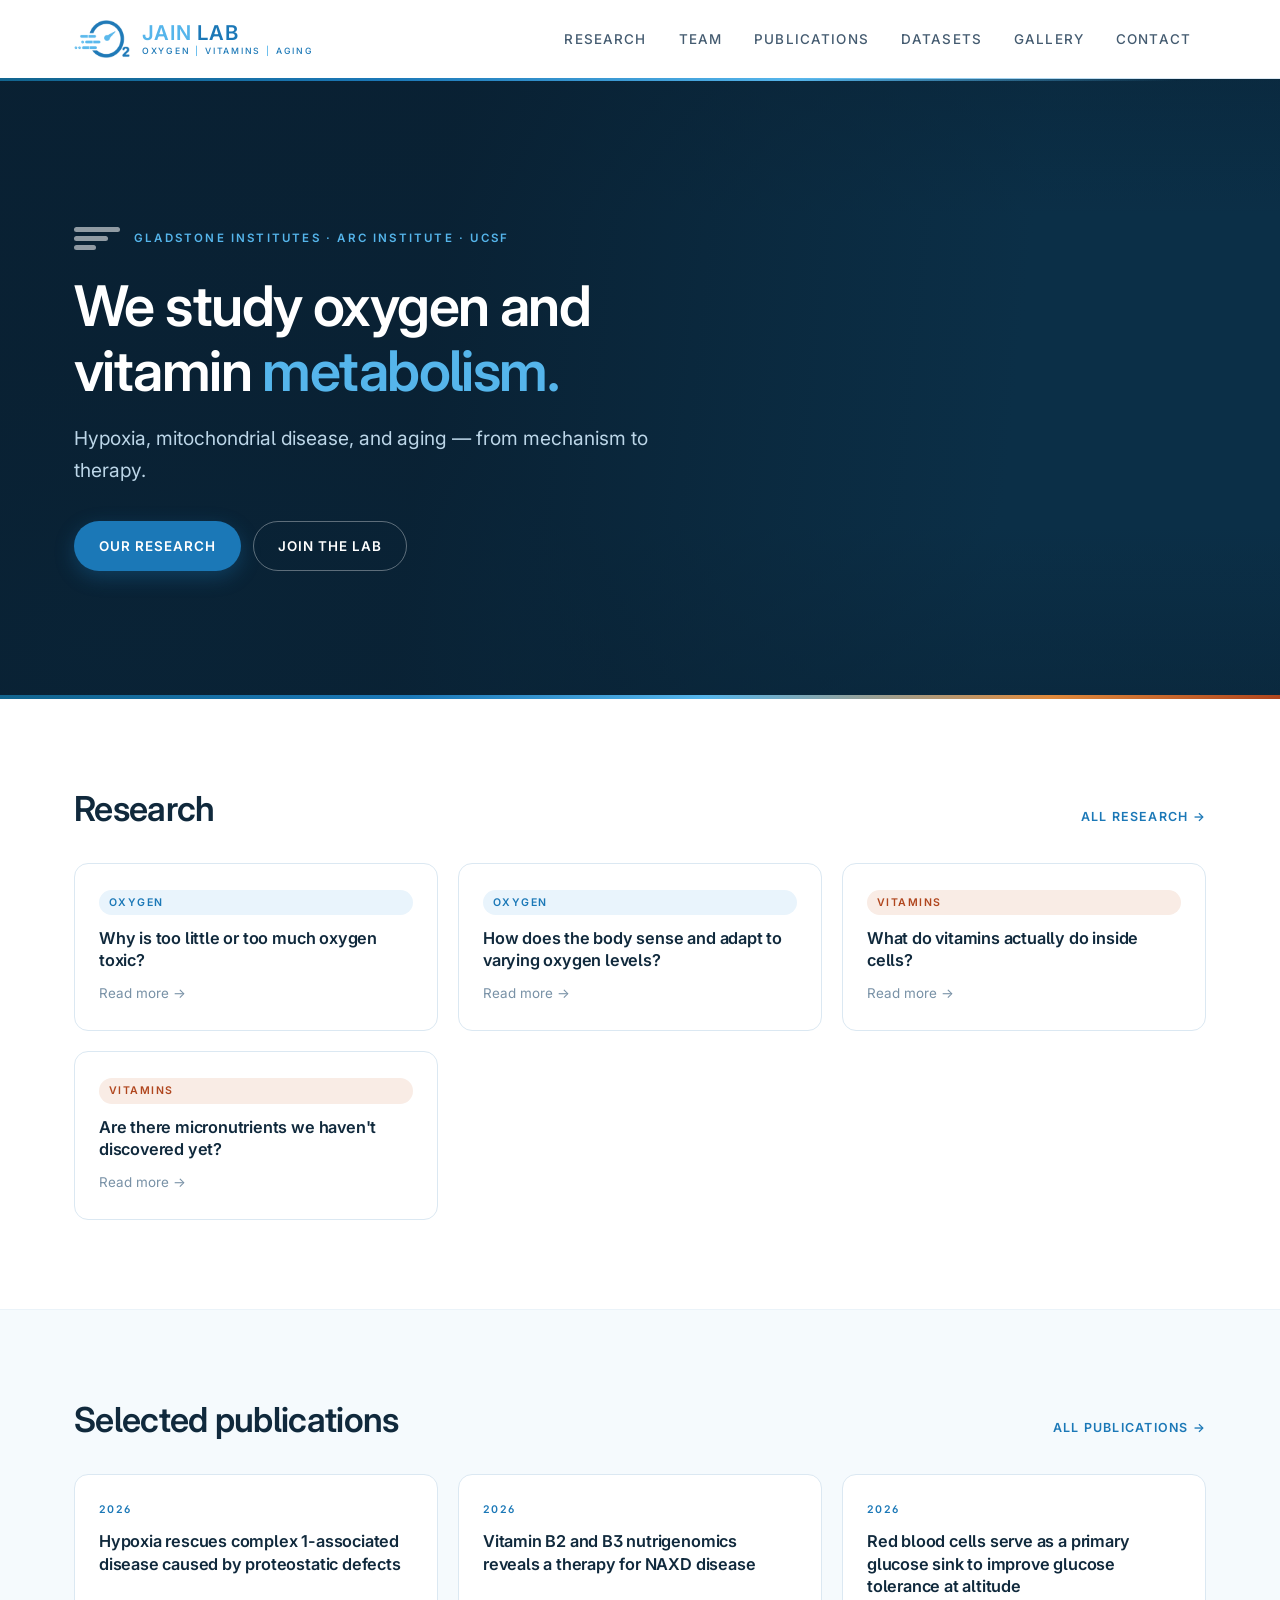
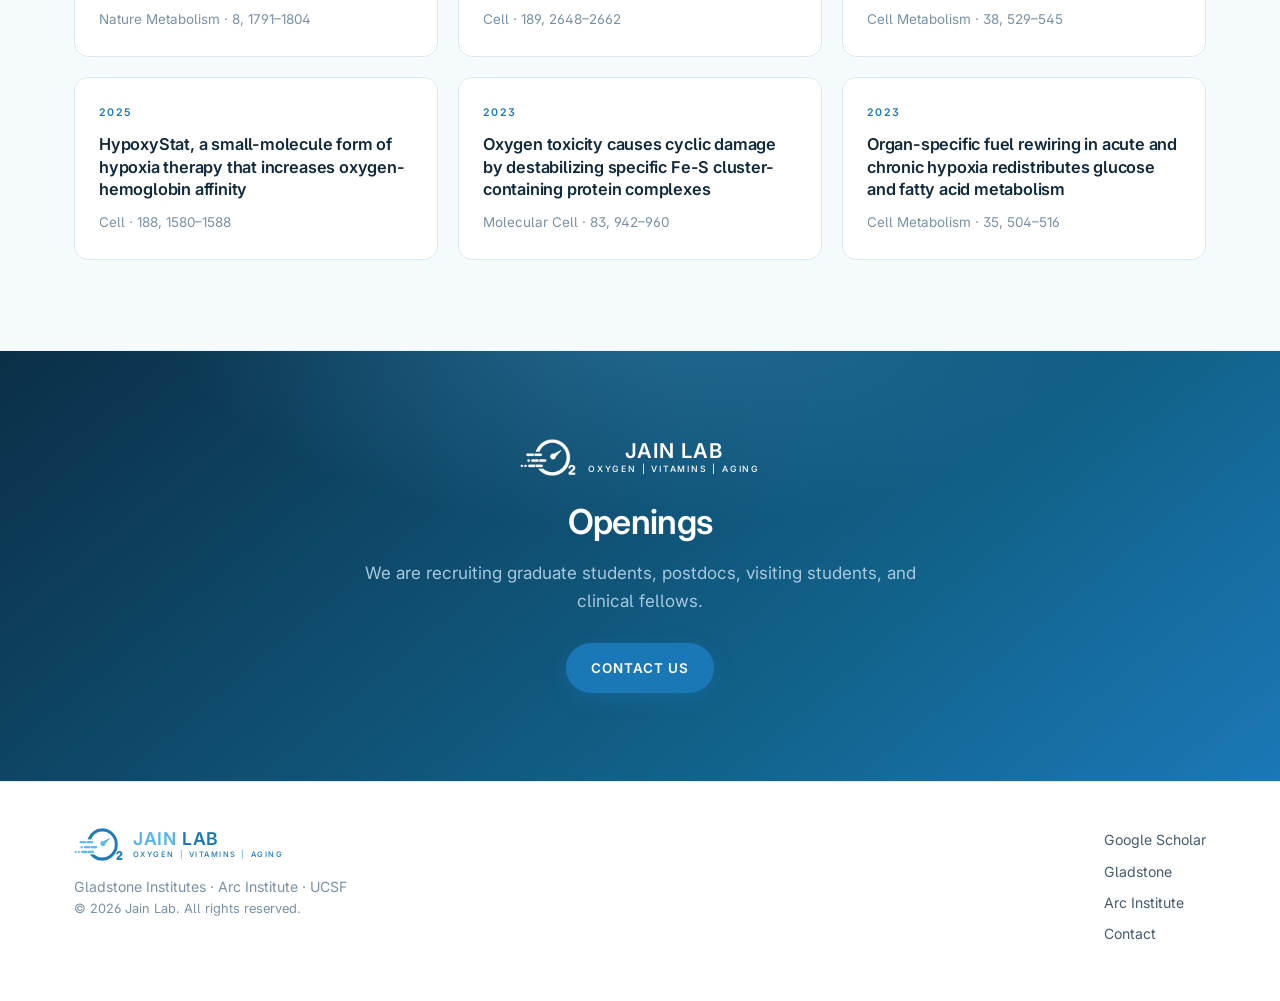
<file: index.html>
<!DOCTYPE html>
<html lang="en"><head>
<meta charset="utf-8">
<meta name="viewport" content="width=device-width, initial-scale=1">
<title>Isha Jain Lab | Oxygen and Vitamin Metabolism</title>
<meta name="description" content="The Isha Jain Lab at Gladstone Institutes, Arc Institute and UCSF studies oxygen and vitamin metabolism, hypoxia, mitochondrial disease and aging.">
<link rel="preconnect" href="https://fonts.googleapis.com">
<link rel="preconnect" href="https://fonts.gstatic.com" crossorigin="">
<link href="https://fonts.googleapis.com/css2?family=Inter:wght@400;500;600;700&amp;display=swap" rel="stylesheet">
<link rel="canonical" href="https://www.ishajainlab.com/">
<meta property="og:type" content="website">
<meta property="og:site_name" content="Isha Jain Lab">
<meta property="og:locale" content="en_US">
<meta property="og:url" content="https://www.ishajainlab.com/">
<meta property="og:title" content="Isha Jain Lab | Oxygen and Vitamin Metabolism">
<meta property="og:description" content="The Isha Jain Lab at Gladstone Institutes, Arc Institute and UCSF studies oxygen and vitamin metabolism, hypoxia, mitochondrial disease and aging.">
<meta property="og:image" content="https://www.ishajainlab.com/assets/og-image.png">
<meta property="og:image:width" content="1200">
<meta property="og:image:height" content="630">
<meta property="og:image:alt" content="Jain Lab — oxygen, vitamins, aging">
<meta name="twitter:card" content="summary_large_image">
<meta name="twitter:title" content="Isha Jain Lab | Oxygen and Vitamin Metabolism">
<meta name="twitter:description" content="The Isha Jain Lab at Gladstone Institutes, Arc Institute and UCSF studies oxygen and vitamin metabolism, hypoxia, mitochondrial disease and aging.">
<meta name="twitter:image" content="https://www.ishajainlab.com/assets/og-image.png">
<link rel="icon" type="image/png" href="assets/favicon.png">
<link rel="apple-touch-icon" href="assets/favicon.png">
<meta name="theme-color" content="#1b78b7">
<link rel="stylesheet" href="assets/style.css">
<script type="application/ld+json">
{
  "@context": "https://schema.org",
  "@type": "ResearchOrganization",
  "name": "Isha Jain Lab",
  "alternateName": [
    "Jain Lab",
    "OxyJain Lab"
  ],
  "url": "https://www.ishajainlab.com/",
  "logo": "https://www.ishajainlab.com/assets/logo-mark.png",
  "image": "https://www.ishajainlab.com/assets/og-image.png",
  "description": "The Isha Jain Lab studies oxygen and vitamin metabolism, hypoxia, mitochondrial disease and aging at Gladstone Institutes, Arc Institute and UCSF.",
  "email": "Isha.Jain@gladstone.ucsf.edu",
  "address": {
    "@type": "PostalAddress",
    "streetAddress": "1650 Owens St.",
    "addressLocality": "San Francisco",
    "addressRegion": "CA",
    "postalCode": "94158",
    "addressCountry": "US"
  },
  "parentOrganization": [
    {
      "@type": "Organization",
      "name": "Arc Institute",
      "url": "https://arcinstitute.org"
    },
    {
      "@type": "Organization",
      "name": "Gladstone Institutes",
      "url": "https://gladstone.org"
    },
    {
      "@type": "Organization",
      "name": "University of California, San Francisco",
      "url": "https://www.ucsf.edu"
    }
  ],
  "founder": {
    "@type": "Person",
    "name": "Isha H. Jain",
    "jobTitle": "Associate Professor"
  },
  "knowsAbout": [
    "oxygen metabolism",
    "hypoxia",
    "hyperoxia",
    "vitamin metabolism",
    "mitochondrial disease",
    "metabolism",
    "aging",
    "high-altitude physiology"
  ],
  "sameAs": [
    "https://arcinstitute.org",
    "https://gladstone.org",
    "https://scholar.google.com/citations?user=Yy1cKfMAAAAJ"
  ]
}
</script>
<script type="application/ld+json">
{
  "@context": "https://schema.org",
  "@type": "WebSite",
  "name": "Isha Jain Lab",
  "url": "https://www.ishajainlab.com/",
  "publisher": {
    "@type": "Organization",
    "name": "Isha Jain Lab"
  }
}
</script>
</head>
<body data-page="index"><!-- Content below was pre-rendered from data/*.js on 2026-09-12. Edit the data files, then re-run tools/prerender.js. --><a class="skip" href="#main">Skip to content</a>
      <header class="site-header">
        <div class="wrap bar">
          <a class="lockup" href="index.html"><img class="lk-mark" src="assets/logo-mark.png" alt="" aria-hidden="true">
            <span><span class="lk-name"><i>JAIN</i> LAB</span><span class="lk-tag">OXYGEN <span>|</span> VITAMINS <span>|</span> AGING</span></span></a>
          <button class="nav-toggle" aria-expanded="false" aria-controls="site-nav" aria-label="Menu">☰</button>
          <nav class="site-nav" id="site-nav"><a href="research.html">Research</a><a href="team.html">Team</a><a href="publications.html">Publications</a><a href="datasets.html">Datasets</a><a href="gallery.html">Gallery</a><a href="contact.html">Contact</a></nav>
        </div>
      </header>
      
      
      
      
      
      
      
      
      
      

<section class="hero" id="hero">
      
      <div class="hero-bg" role="img" aria-label="Painting of a mountain landscape shifting from deep blue to bright orange" style="background-image:url('https://static.wixstatic.com/media/8e7e6b_17bb63c17331403280c67872a74778c0~mv2.png/v1/fill/w_960,h_1260,al_c,q_90,usm_0.66_1.00_0.01,enc_avif,quality_auto/8e7e6b_17bb63c17331403280c67872a74778c0~mv2.png')"></div>
      <div class="hero-scrim" aria-hidden="true"></div>
      <div class="wrap">
        <div class="hero-copy">
          <div class="eyebrow"><span class="speedlines speedlines--reverse" aria-hidden="true"><i></i><i></i><i></i></span>Gladstone Institutes · Arc Institute · UCSF</div>
          <h1>We study oxygen and vitamin <em>metabolism.</em></h1>
          <p class="lede">Hypoxia, mitochondrial disease, and aging — from mechanism to therapy.</p>
          <div class="btn-row">
            <a class="btn btn-primary" href="research.html">Our research</a><a class="btn btn-ghost" href="contact.html">Join the lab</a>
          </div>
        </div>
      </div>
      <span class="edge" aria-hidden="true"></span></section>

<main id="main">

  <section class="block">
    <div class="wrap">
      <div class="section-head">
        <h2>Research</h2>
        <a href="research.html">All research</a>
      </div>
      <div class="feature-grid" id="research-teaser">
        <a class="feature" href="research.html" data-theme="Oxygen">
          <div class="yr">OXYGEN</div>
          <div class="t">Why is too little or too much oxygen toxic?</div>
          <div class="j">Read more →</div>
        </a>
        <a class="feature" href="research.html" data-theme="Oxygen">
          <div class="yr">OXYGEN</div>
          <div class="t">How does the body sense and adapt to varying oxygen levels?</div>
          <div class="j">Read more →</div>
        </a>
        <a class="feature" href="research.html" data-theme="Vitamins">
          <div class="yr">VITAMINS</div>
          <div class="t">What do vitamins actually do inside cells?</div>
          <div class="j">Read more →</div>
        </a>
        <a class="feature" href="research.html" data-theme="Vitamins">
          <div class="yr">VITAMINS</div>
          <div class="t">Are there micronutrients we haven't discovered yet?</div>
          <div class="j">Read more →</div>
        </a></div>
    </div>
  </section>

  <section class="block soft">
    <div class="wrap">
      <div class="section-head">
        <h2>Selected publications</h2>
        <a href="publications.html">All publications</a>
      </div>
      <div class="feature-grid" id="featured-pubs">
        <a class="feature" href="https://www.nature.com/articles/s42255-026-01566-0" target="_blank" rel="noopener">
          <div class="yr">2026</div>
          <div class="t">Hypoxia rescues complex 1-associated disease caused by proteostatic defects</div>
          <div class="j">Nature Metabolism · 8, 1791–1804</div>
        </a>
        <a class="feature" href="https://www.sciencedirect.com/science/article/pii/S0092867426001091" target="_blank" rel="noopener">
          <div class="yr">2026</div>
          <div class="t">Vitamin B2 and B3 nutrigenomics reveals a therapy for NAXD disease</div>
          <div class="j">Cell · 189, 2648–2662</div>
        </a>
        <a class="feature" href="https://www.cell.com/cell-metabolism/fulltext/S1550-4131(26)00018-5" target="_blank" rel="noopener">
          <div class="yr">2026</div>
          <div class="t">Red blood cells serve as a primary glucose sink to improve glucose tolerance at altitude</div>
          <div class="j">Cell Metabolism · 38, 529–545</div>
        </a>
        <a class="feature" href="https://www.cell.com/cell/fulltext/S0092-8674(25)00098-4" target="_blank" rel="noopener">
          <div class="yr">2025</div>
          <div class="t">HypoxyStat, a small-molecule form of hypoxia therapy that increases oxygen-hemoglobin affinity</div>
          <div class="j">Cell · 188, 1580–1588</div>
        </a>
        <a class="feature" href="https://www.cell.com/molecular-cell/fulltext/S1097-2765(23)00116-8" target="_blank" rel="noopener">
          <div class="yr">2023</div>
          <div class="t">Oxygen toxicity causes cyclic damage by destabilizing specific Fe-S cluster-containing protein complexes</div>
          <div class="j">Molecular Cell · 83, 942–960</div>
        </a>
        <a class="feature" href="https://www.cell.com/cell-metabolism/fulltext/S1550-4131(23)00043-8" target="_blank" rel="noopener">
          <div class="yr">2023</div>
          <div class="t">Organ-specific fuel rewiring in acute and chronic hypoxia redistributes glucose and fatty acid metabolism</div>
          <div class="j">Cell Metabolism · 35, 504–516</div>
        </a></div>
    </div>
  </section>

  <section class="cta">
    <div class="wrap">
      <span class="lockup lockup--reverse"><img class="lk-mark" src="assets/logo-mark-white.png" alt="" aria-hidden="true">
            <span><span class="lk-name"><i>JAIN</i> LAB</span><span class="lk-tag">OXYGEN <span>|</span> VITAMINS <span>|</span> AGING</span></span></span>
      <h2>Openings</h2>
      <p>We are recruiting graduate students, postdocs, visiting students, and clinical fellows.</p>
      <a class="btn btn-primary" href="contact.html">Contact us</a>
    </div>
  </section>

</main>

<script src="data/site.js"></script>
<script src="data/team.js"></script>
<script src="data/publications.js"></script>
<script src="data/research.js"></script>
<script src="assets/app.js"></script>



      

      

      

      

      

      <footer class="site-footer">
        <div class="wrap row">
          <div>
            <span class="lockup"><img class="lk-mark" src="assets/logo-mark.png" alt="" aria-hidden="true">
            <span><span class="lk-name"><i>JAIN</i> LAB</span><span class="lk-tag">OXYGEN <span>|</span> VITAMINS <span>|</span> AGING</span></span></span>
            <div>Gladstone Institutes · Arc Institute · UCSF</div>
            <div class="legal">© 2026 Jain Lab. All rights reserved.</div>
          </div>
          <nav><a href="https://scholar.google.com/citations?user=Yy1cKfMAAAAJ" target="_blank" rel="noopener">Google Scholar</a><a href="https://gladstone.org" target="_blank" rel="noopener">Gladstone</a><a href="https://arcinstitute.org" target="_blank" rel="noopener">Arc Institute</a><a href="contact.html">Contact</a></nav>
        </div>
      </footer></body></html>
</file>
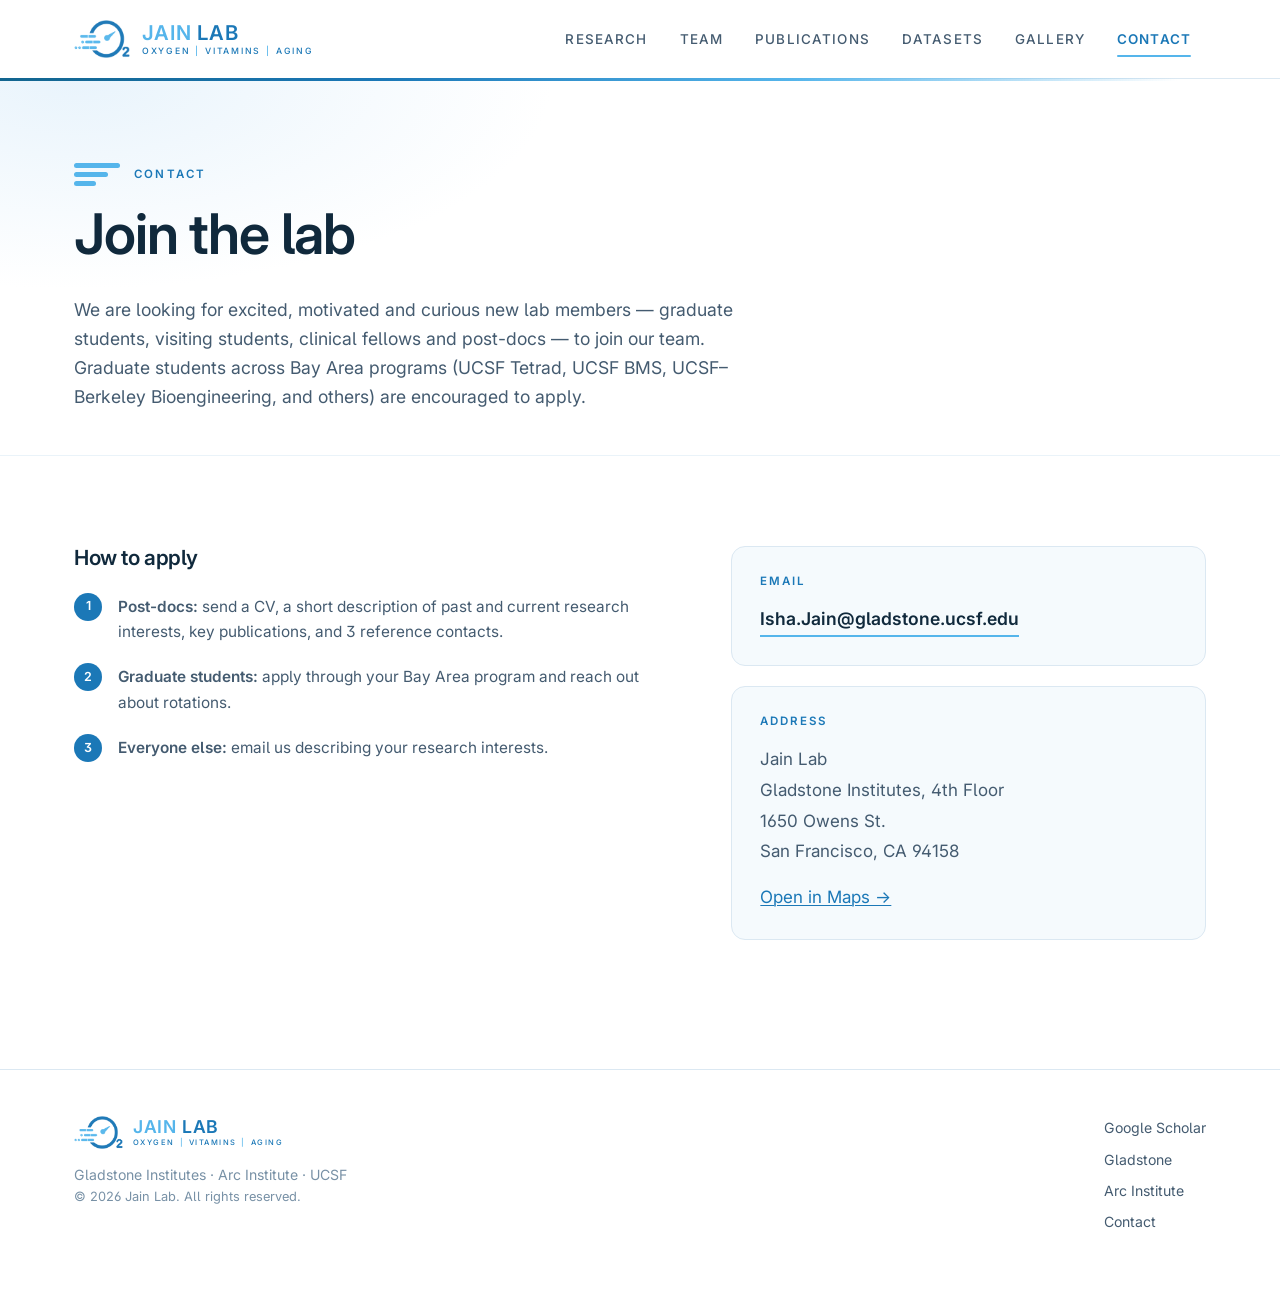
<file: contact/index.html>
<!DOCTYPE html>
<html lang="en">
<head>
<meta charset="utf-8">
<title>Redirecting to Contact</title>
<link rel="canonical" href="https://www.ishajainlab.com/contact.html">
<meta name="robots" content="noindex">
<meta http-equiv="refresh" content="0; url=/contact.html">
<script>location.replace("/contact.html" + location.search + location.hash);</script>
</head>
<body><p>This page moved. <a href="/contact.html">Continue to Contact</a>.</p></body>
</html>
</file>
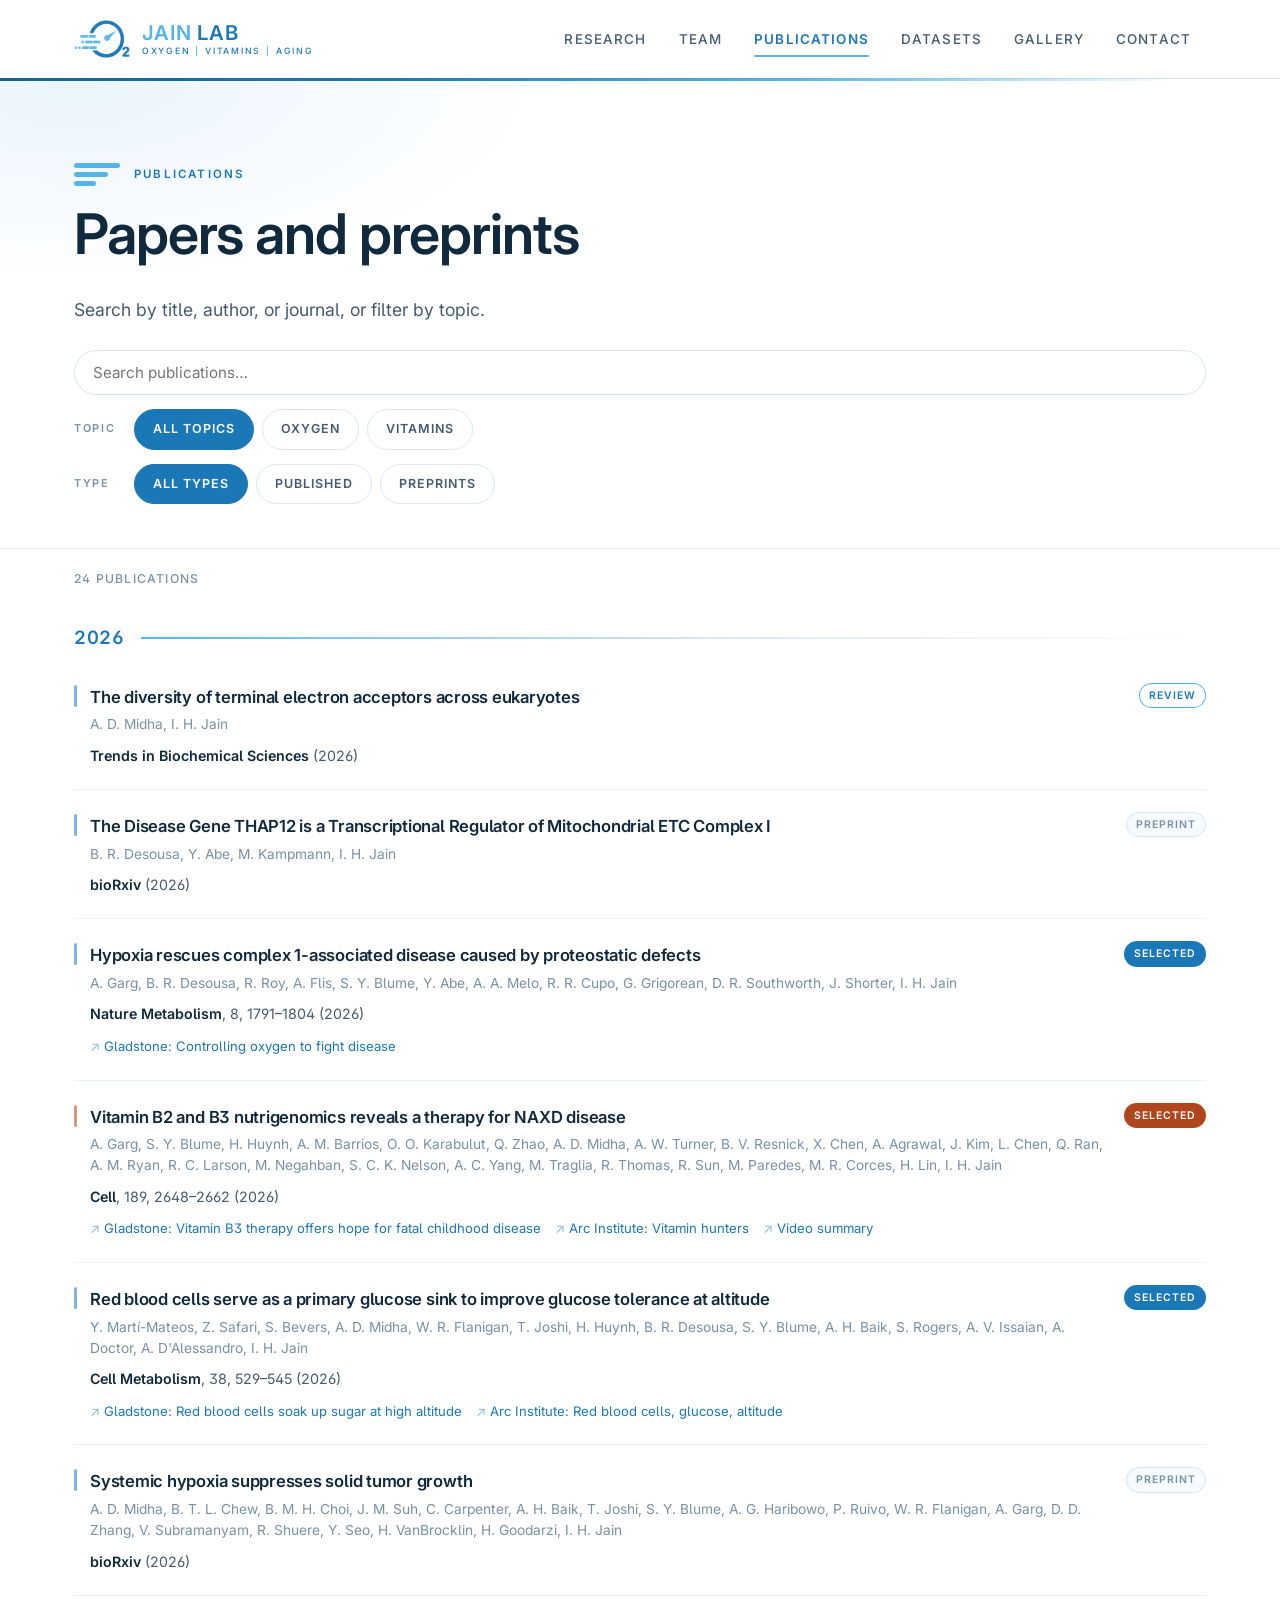
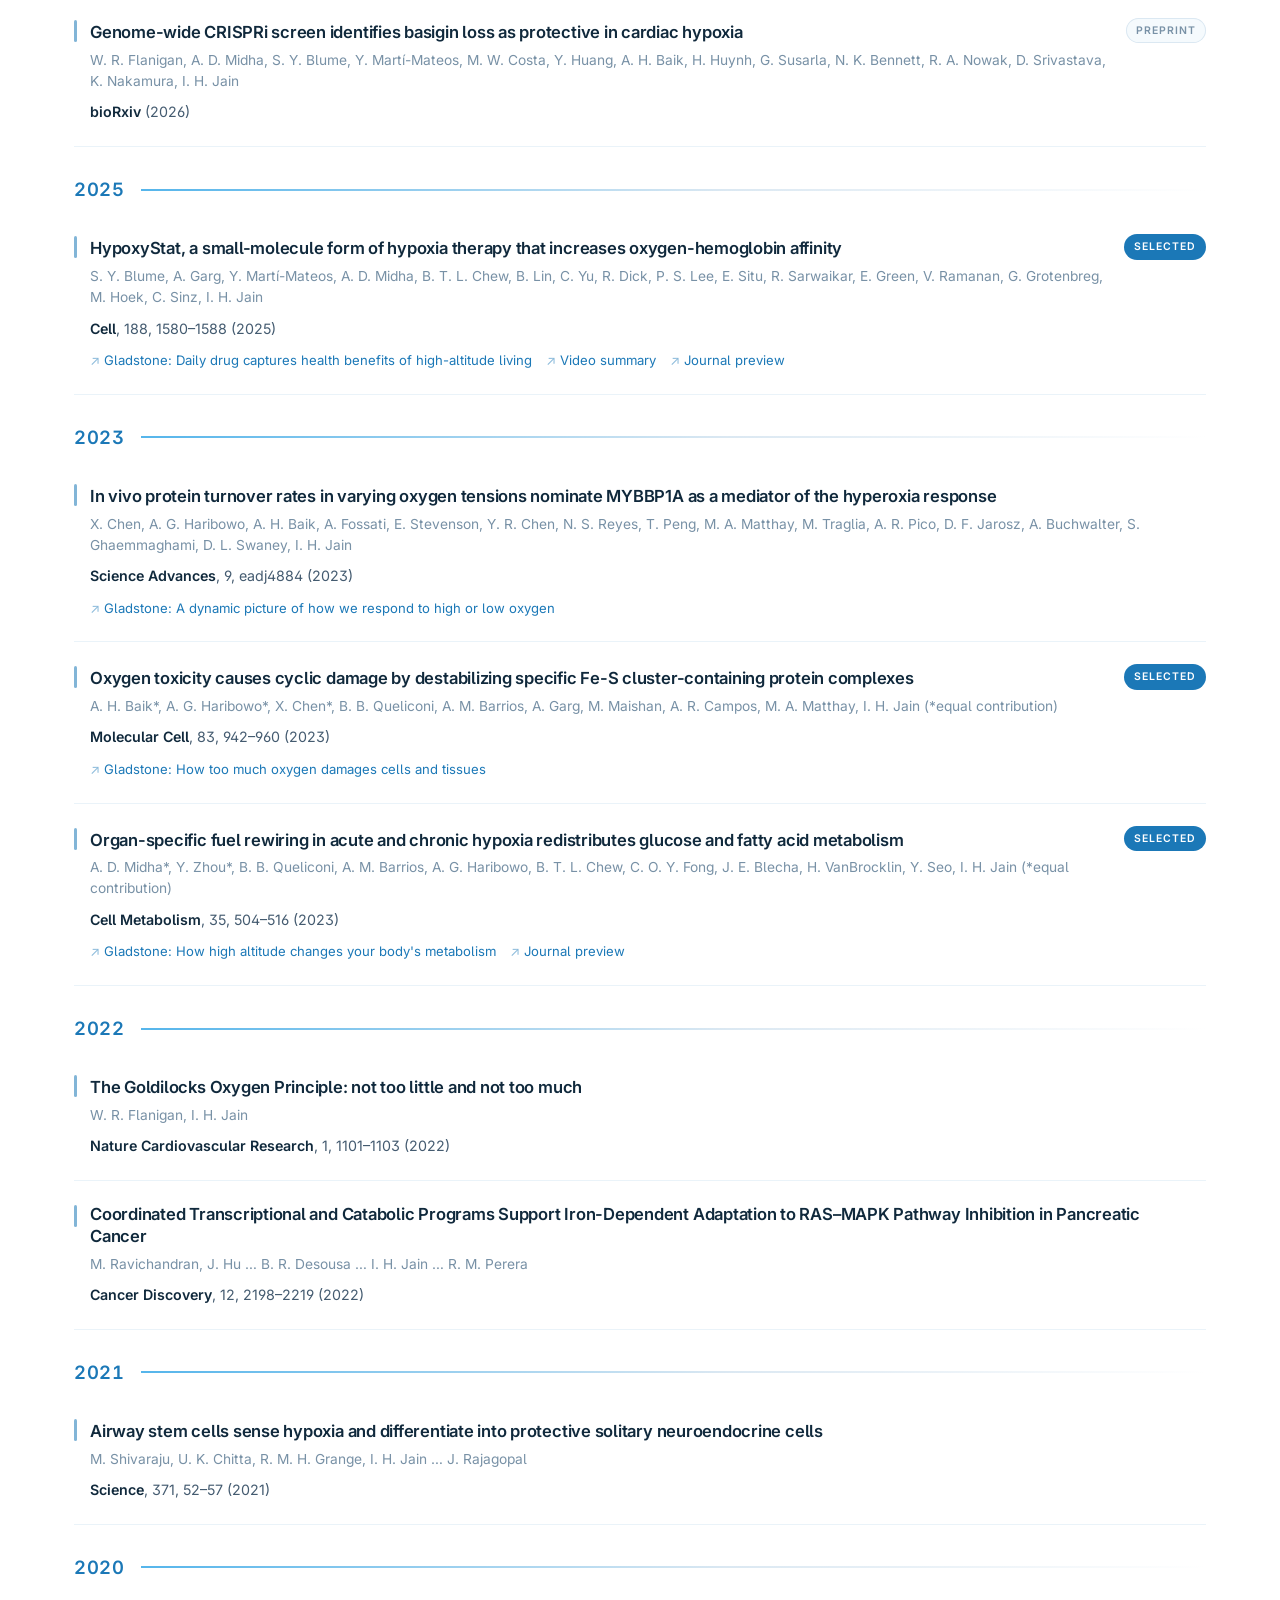
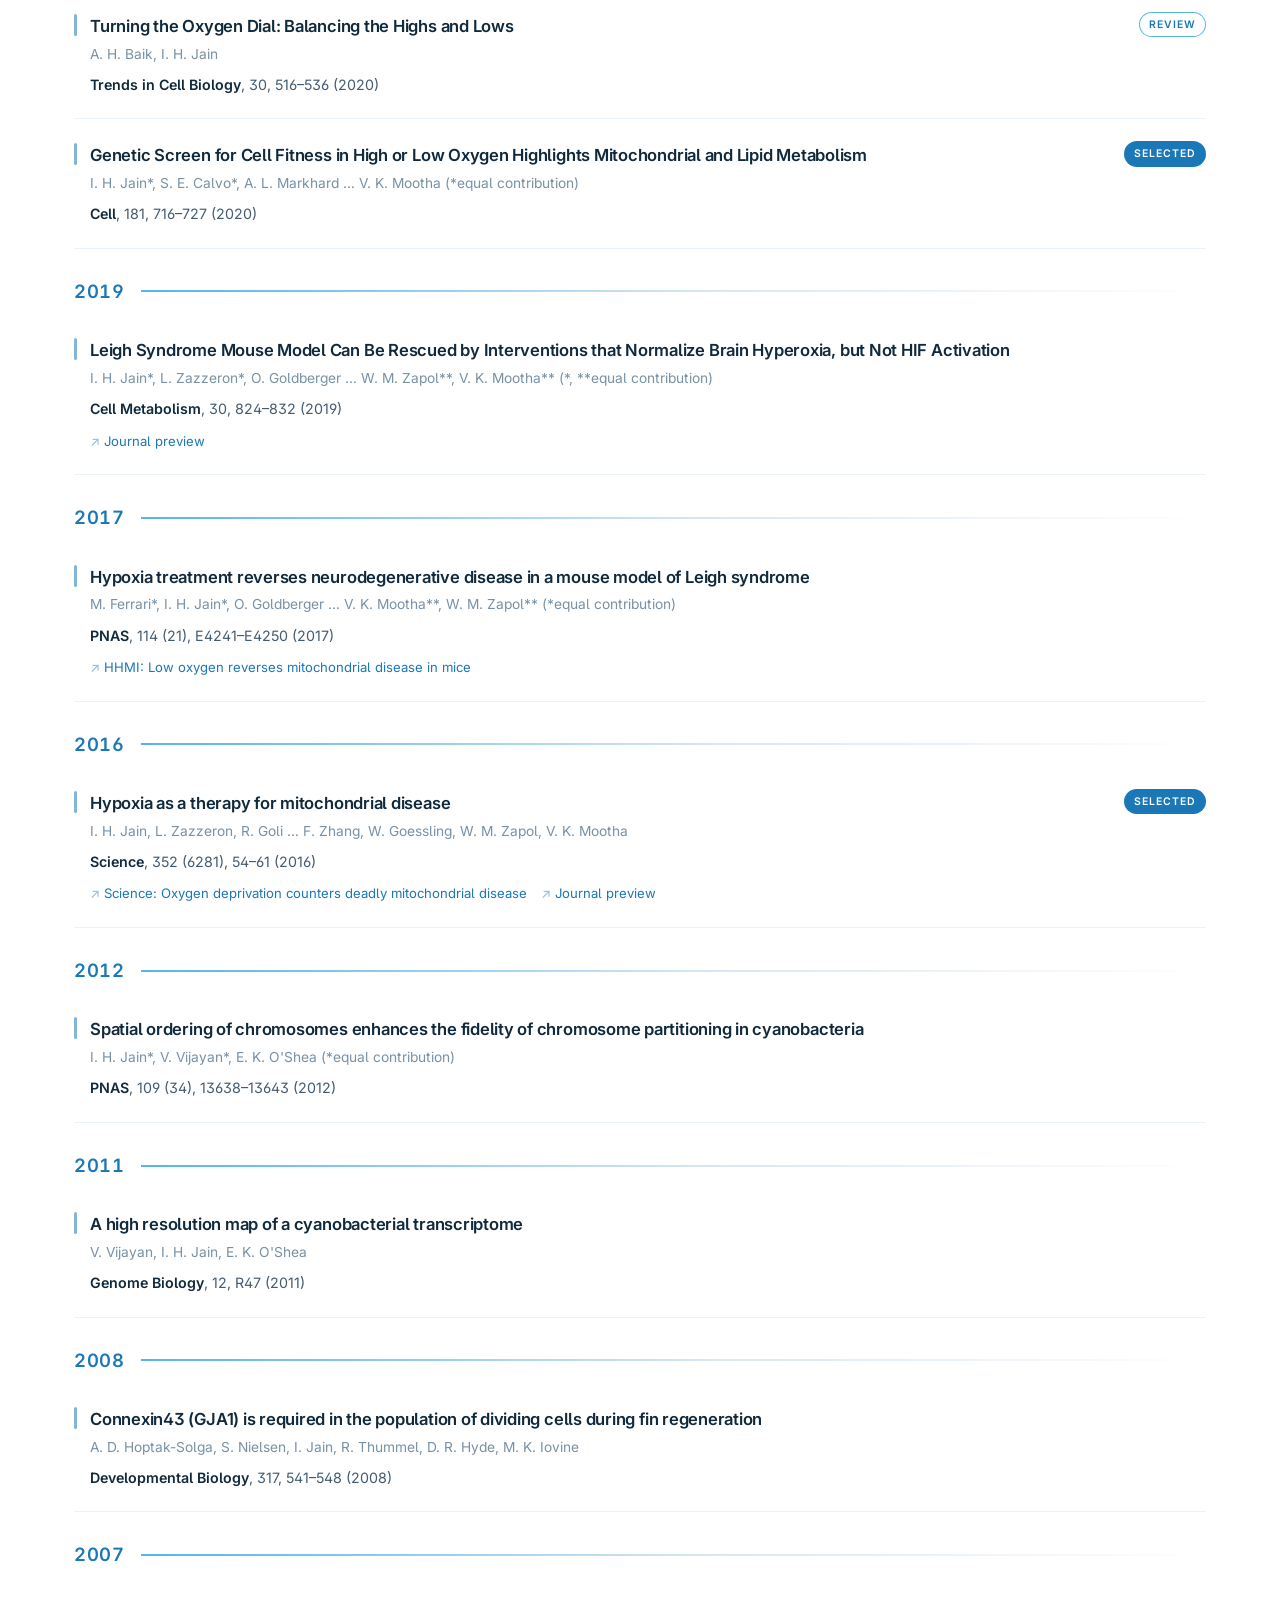
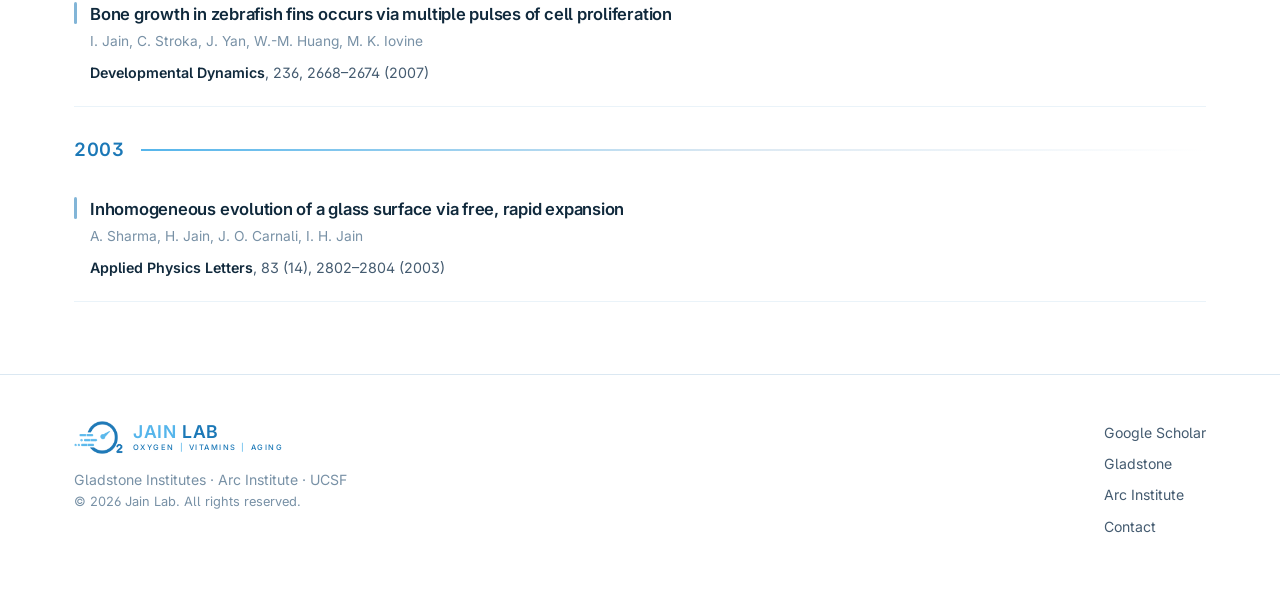
<file: copy-of-about/index.html>
<!DOCTYPE html>
<html lang="en">
<head>
<meta charset="utf-8">
<title>Redirecting to Publications</title>
<link rel="canonical" href="https://www.ishajainlab.com/publications.html">
<meta name="robots" content="noindex">
<meta http-equiv="refresh" content="0; url=/publications.html">
<script>location.replace("/publications.html" + location.search + location.hash);</script>
</head>
<body><p>This page moved. <a href="/publications.html">Continue to Publications</a>.</p></body>
</html>
</file>
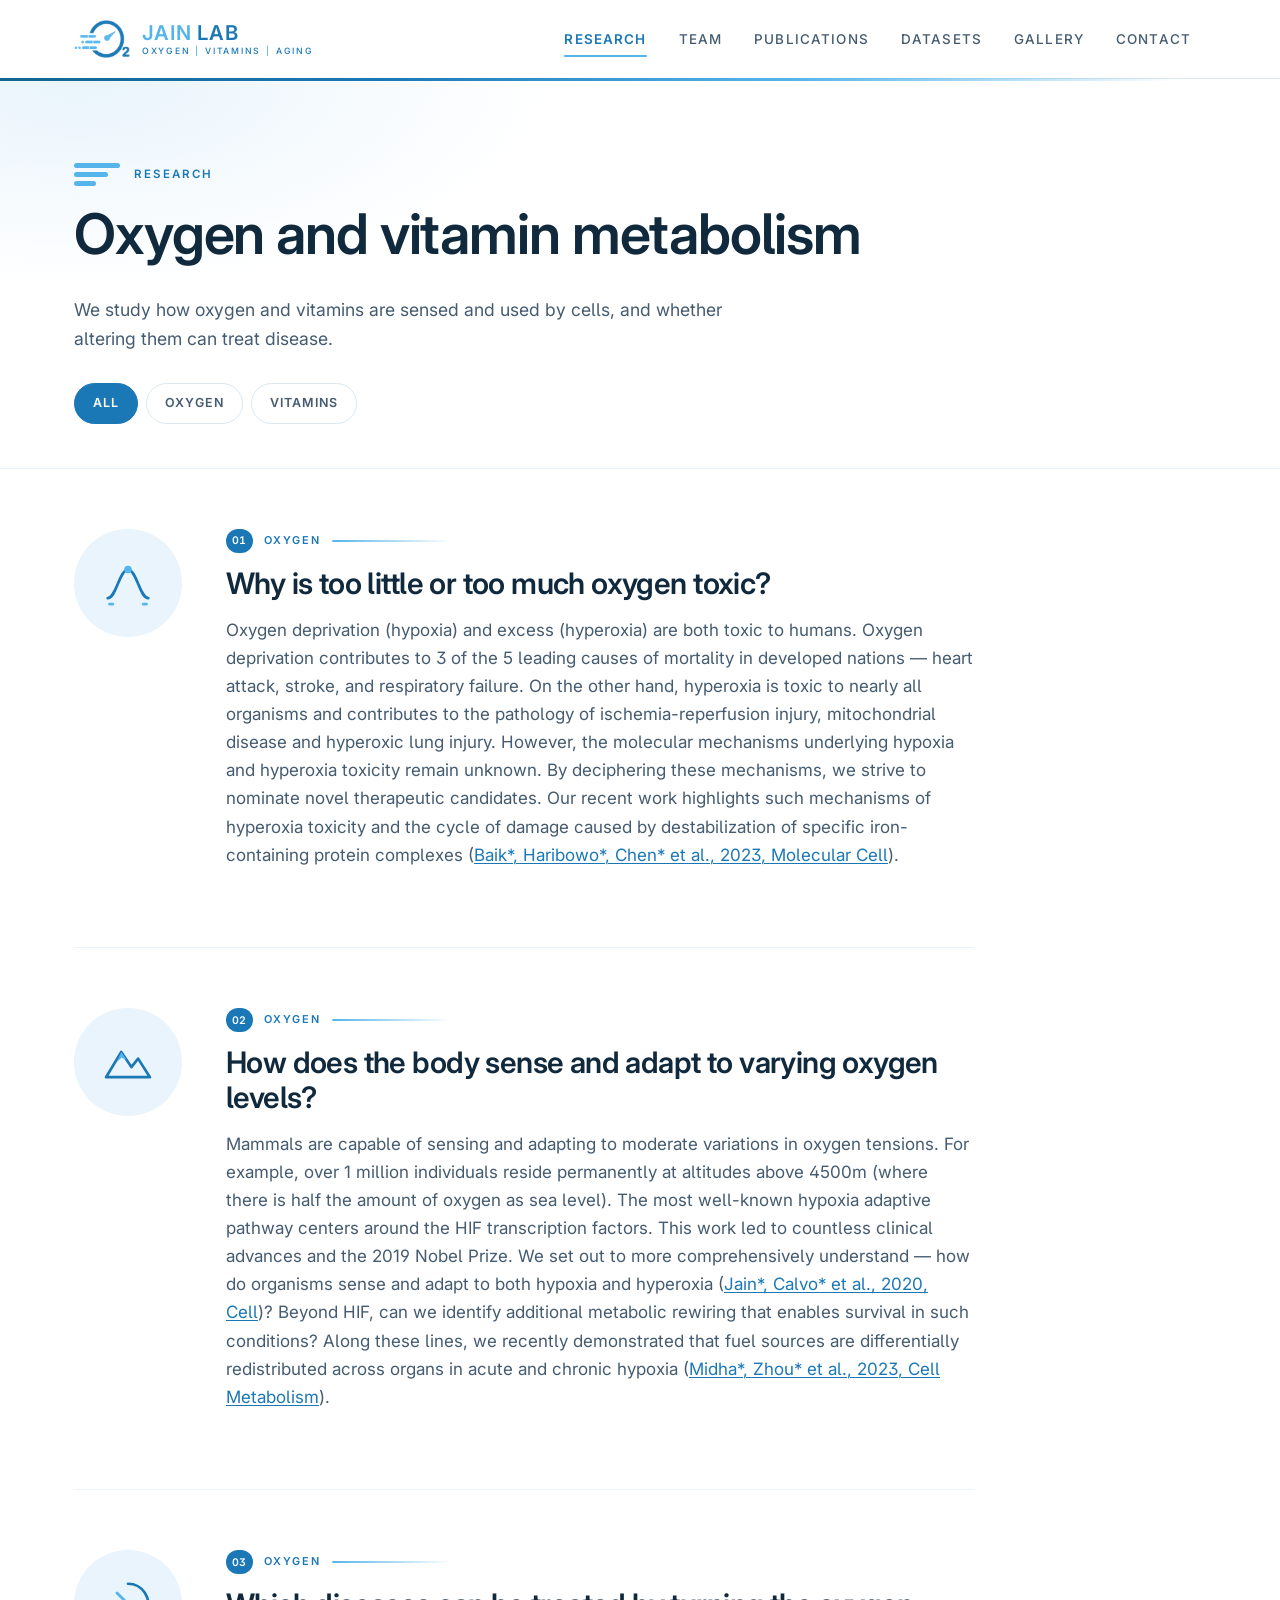
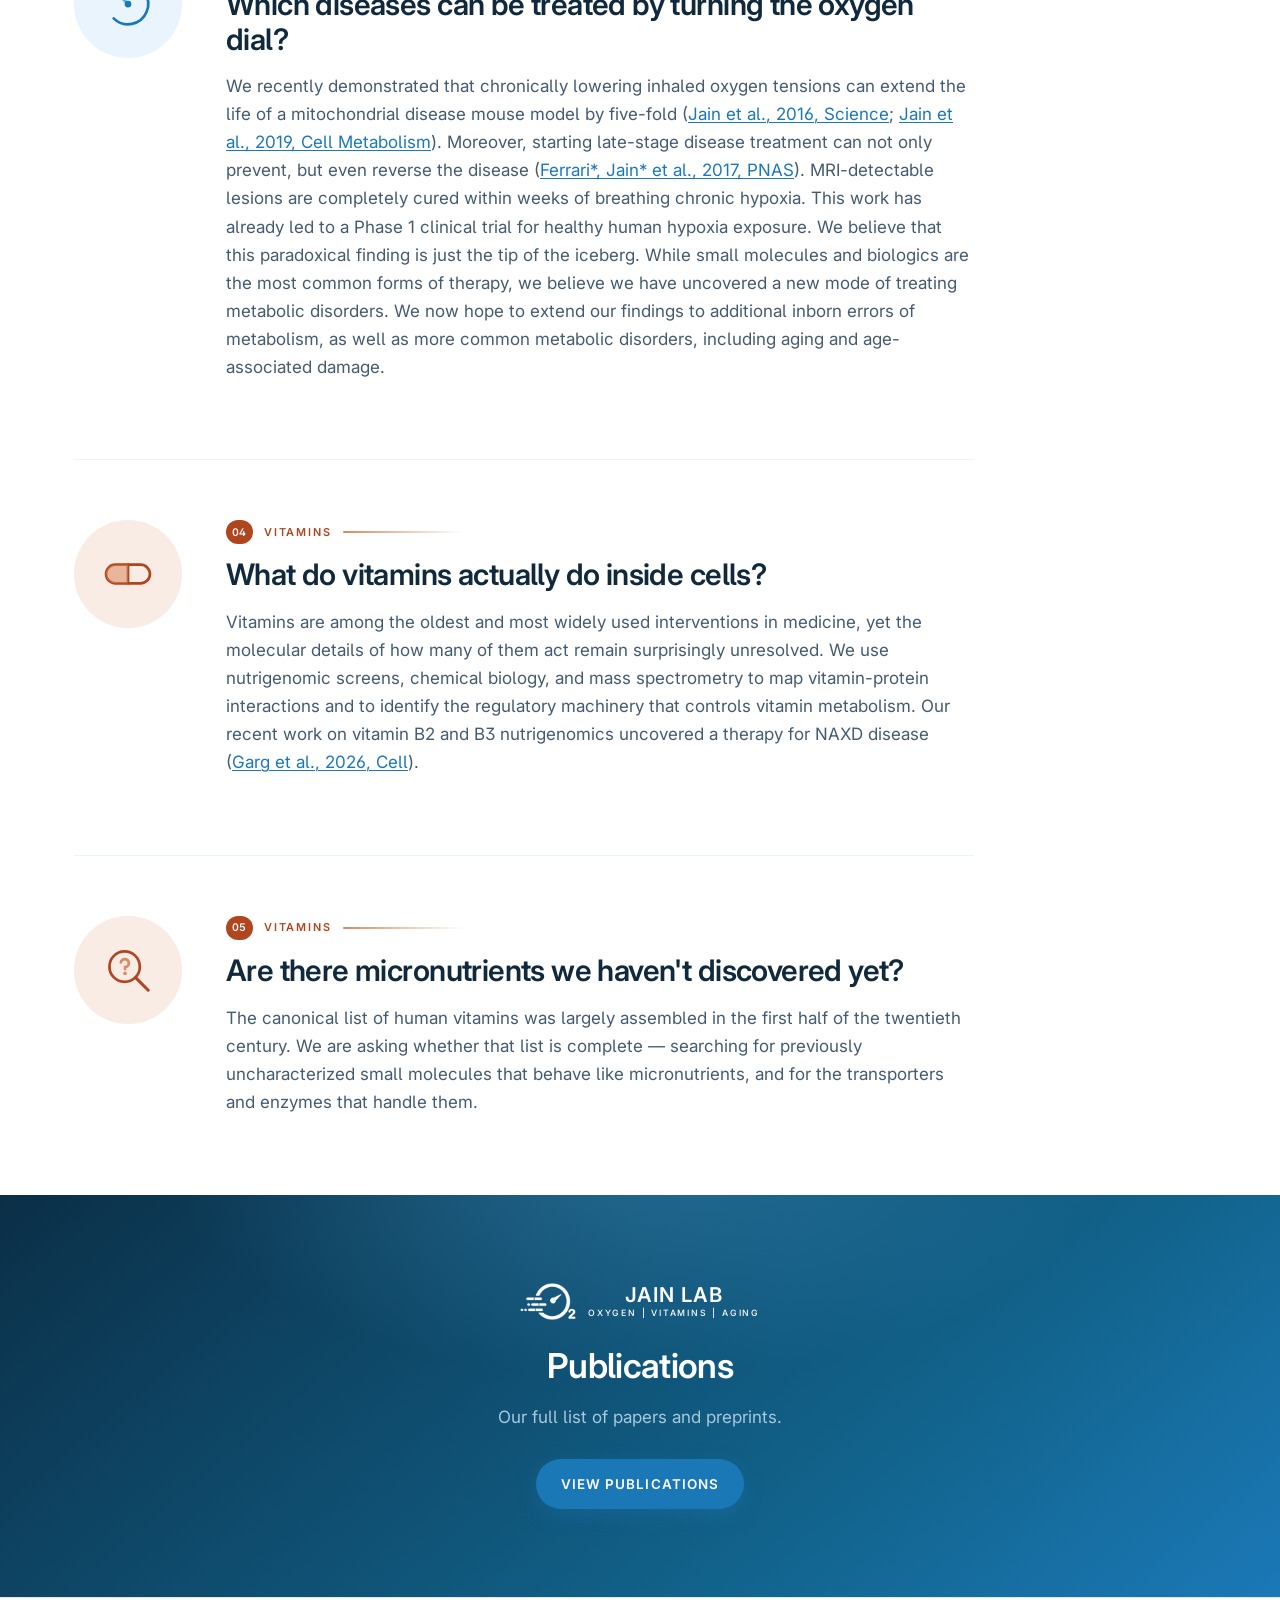
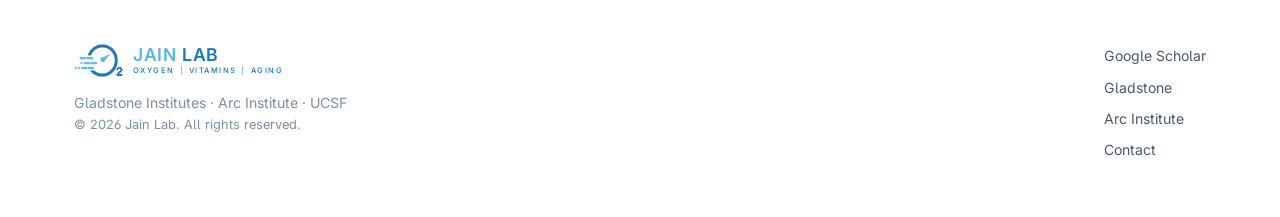
<file: copy-of-publications/index.html>
<!DOCTYPE html>
<html lang="en">
<head>
<meta charset="utf-8">
<title>Redirecting to Research</title>
<link rel="canonical" href="https://www.ishajainlab.com/research.html">
<meta name="robots" content="noindex">
<meta http-equiv="refresh" content="0; url=/research.html">
<script>location.replace("/research.html" + location.search + location.hash);</script>
</head>
<body><p>This page moved. <a href="/research.html">Continue to Research</a>.</p></body>
</html>
</file>
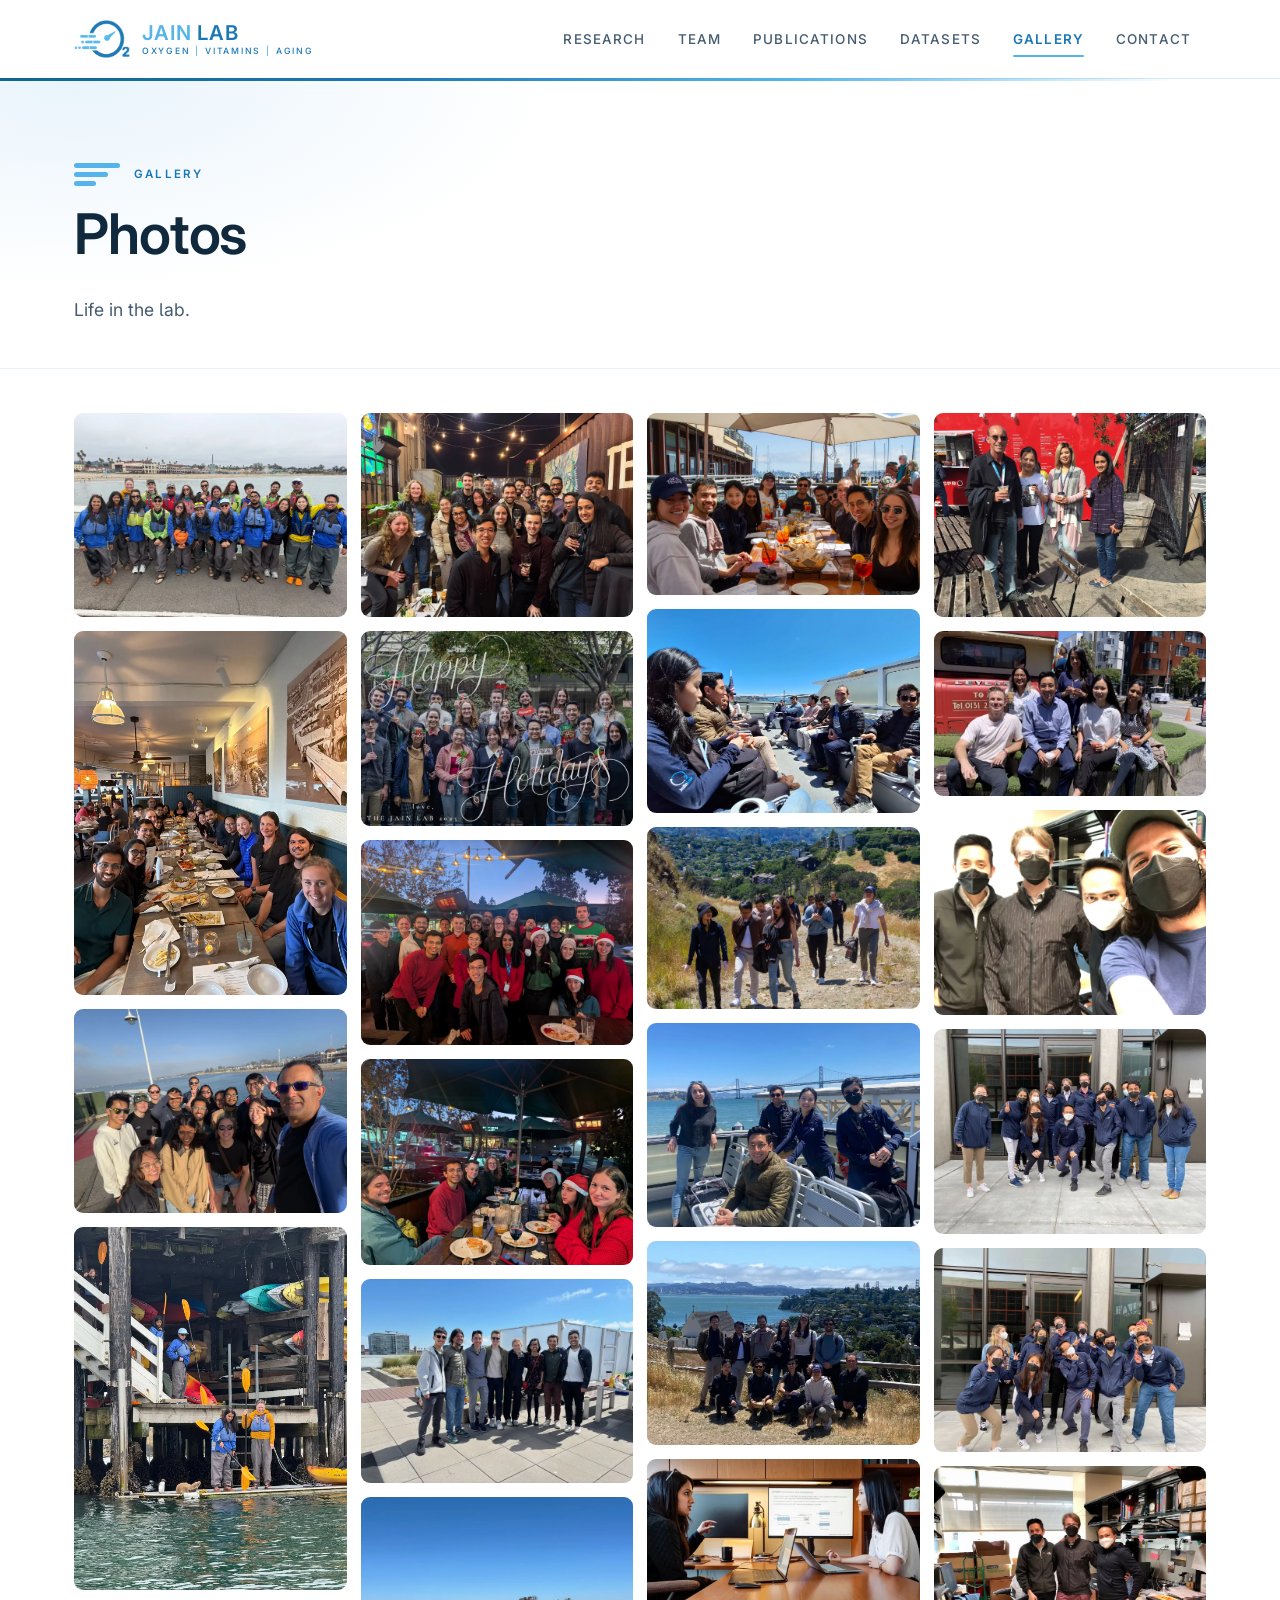
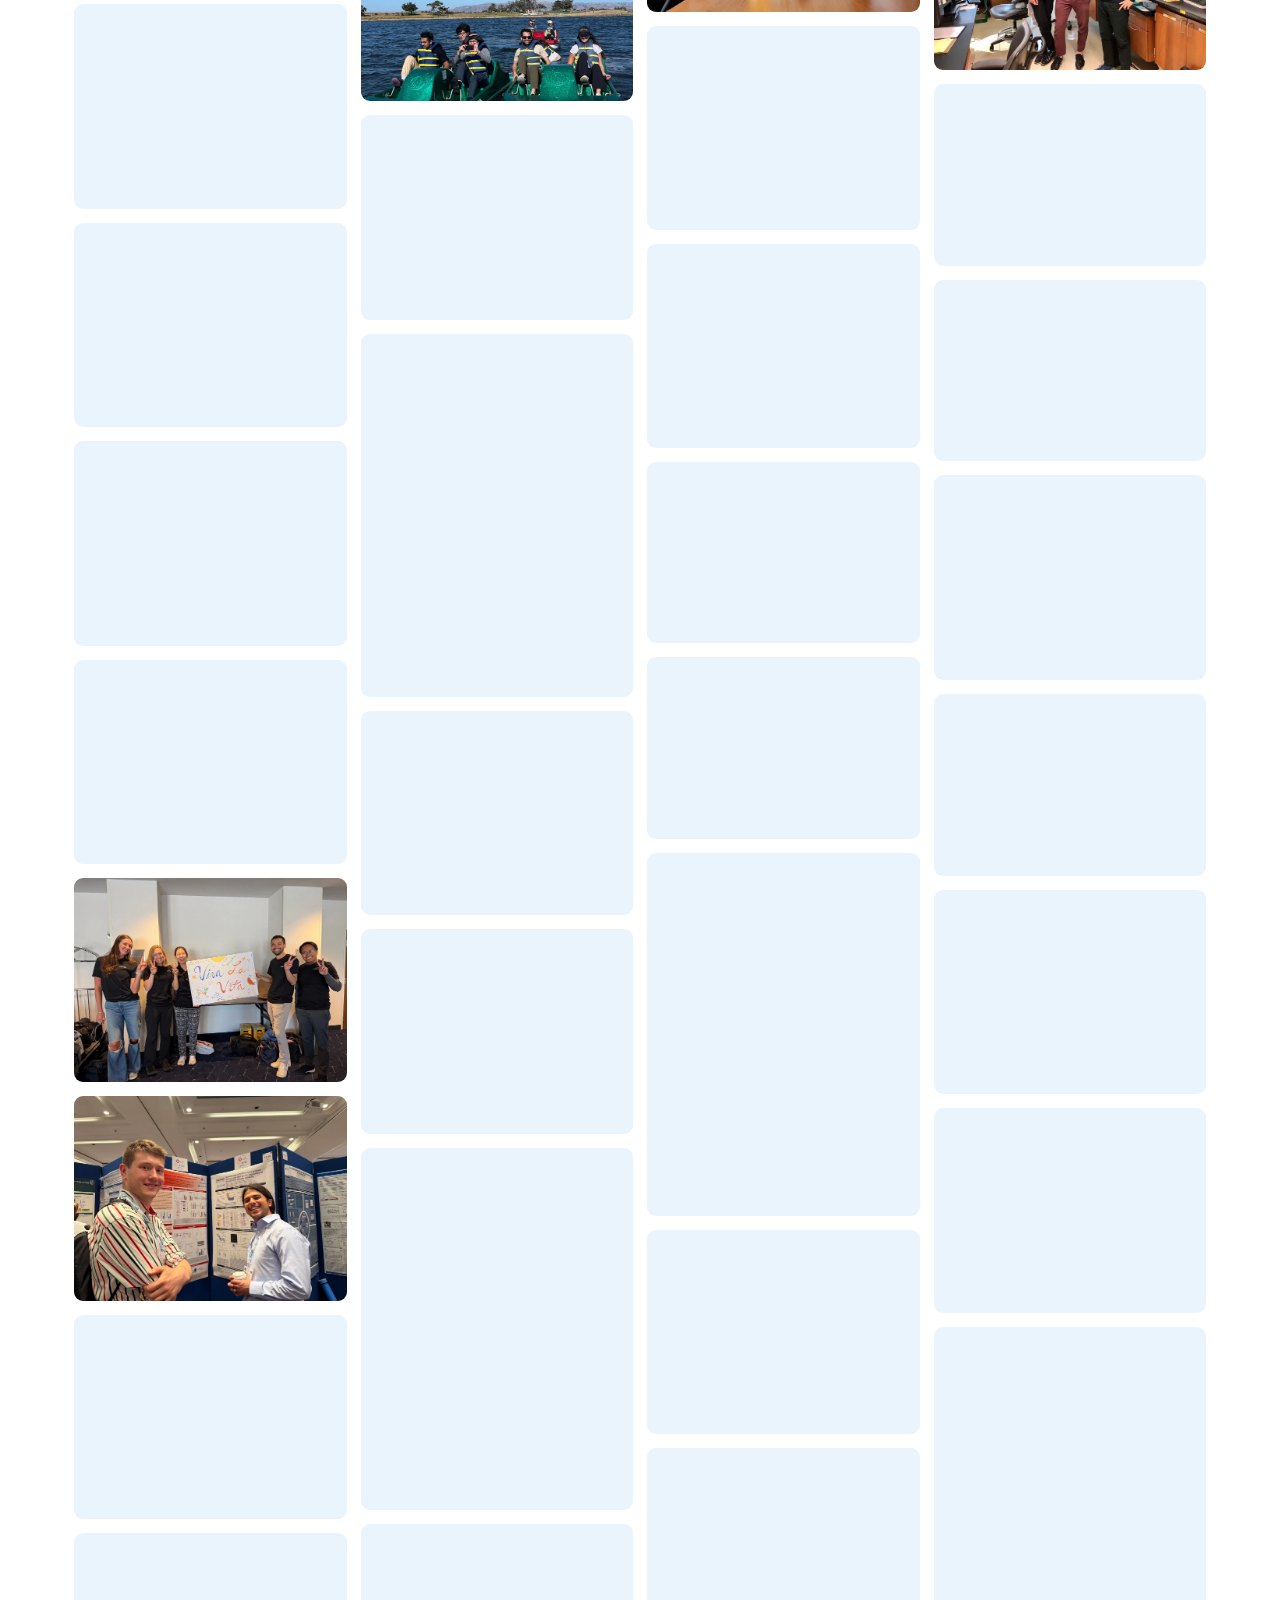
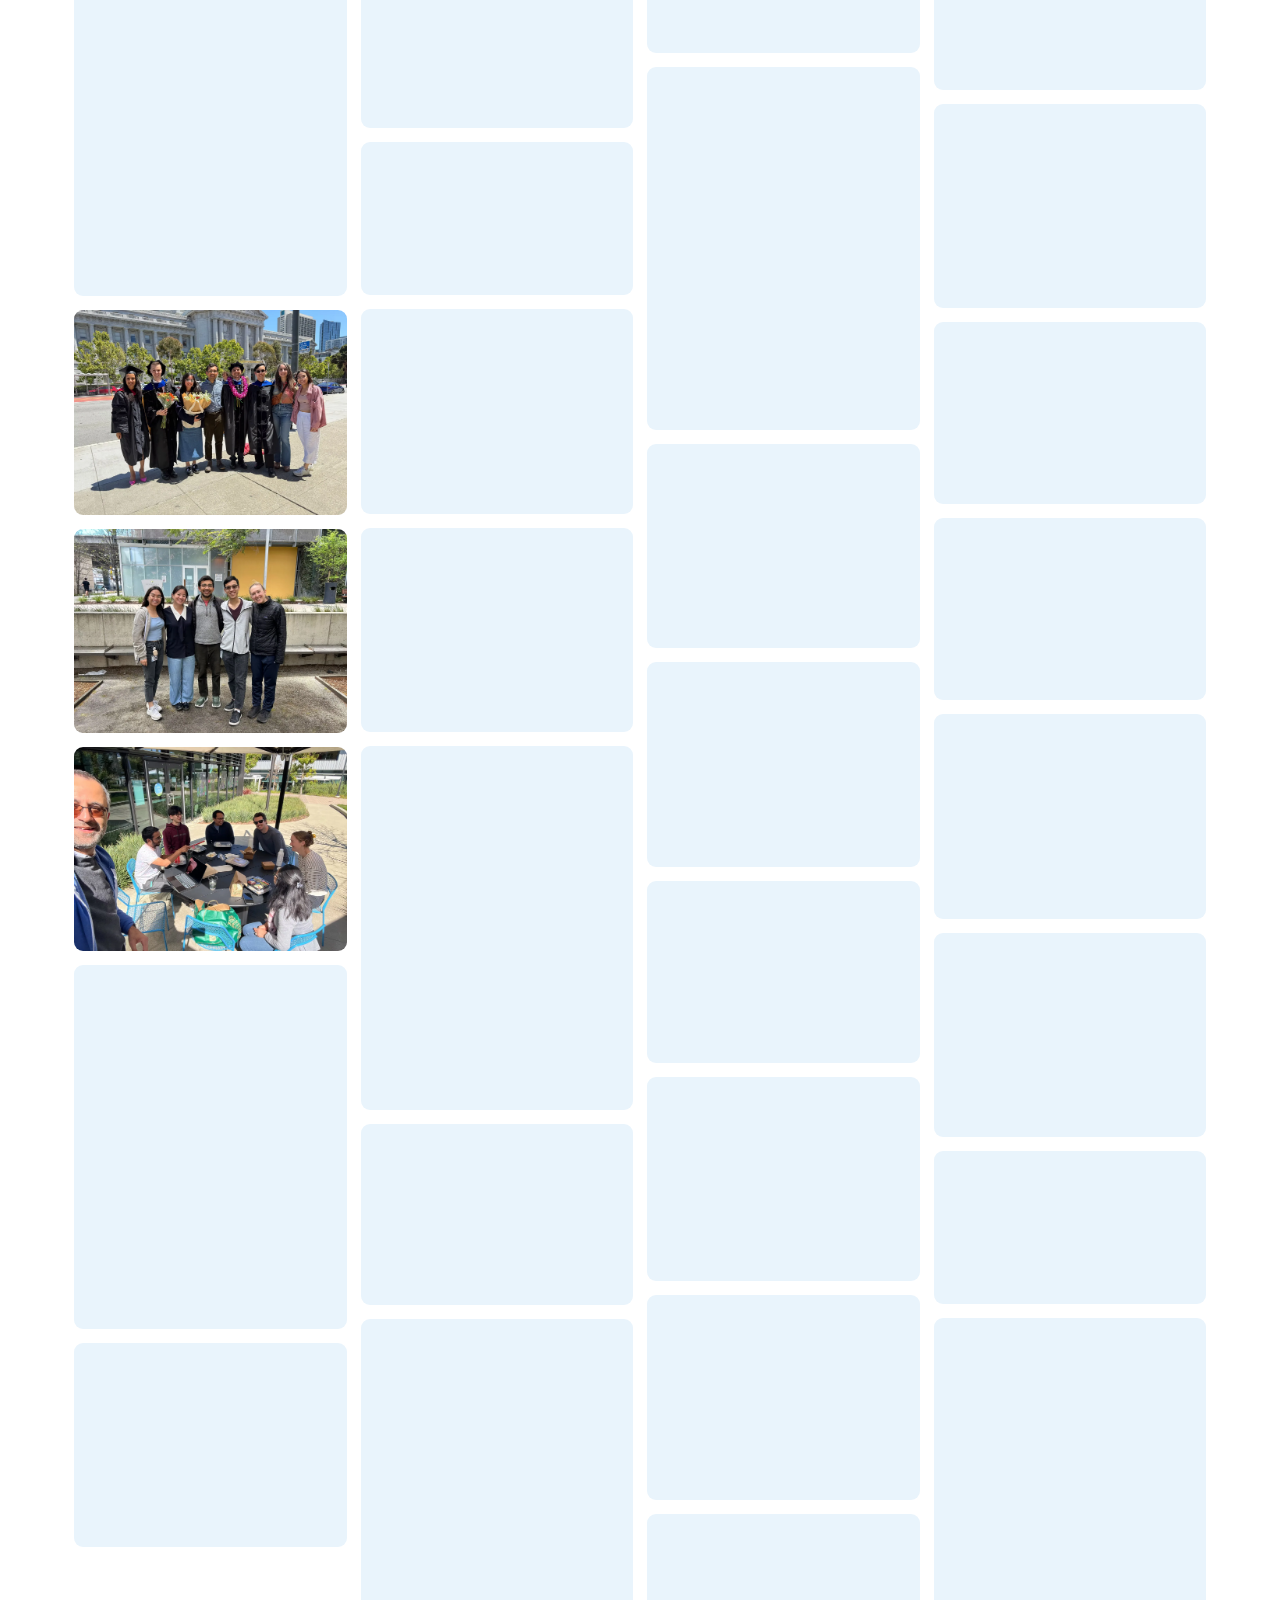
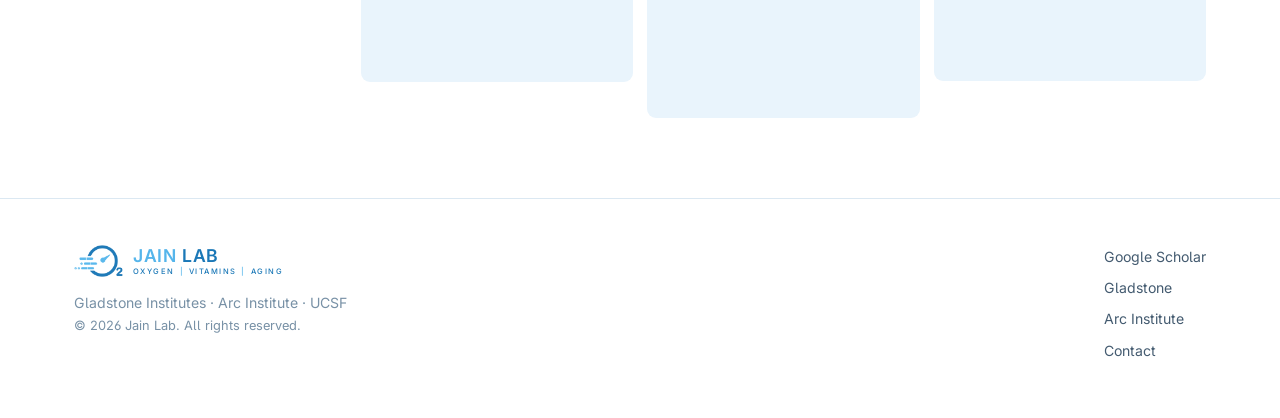
<file: gallery/index.html>
<!DOCTYPE html>
<html lang="en">
<head>
<meta charset="utf-8">
<title>Redirecting to Gallery</title>
<link rel="canonical" href="https://www.ishajainlab.com/gallery.html">
<meta name="robots" content="noindex">
<meta http-equiv="refresh" content="0; url=/gallery.html">
<script>location.replace("/gallery.html" + location.search + location.hash);</script>
</head>
<body><p>This page moved. <a href="/gallery.html">Continue to Gallery</a>.</p></body>
</html>
</file>
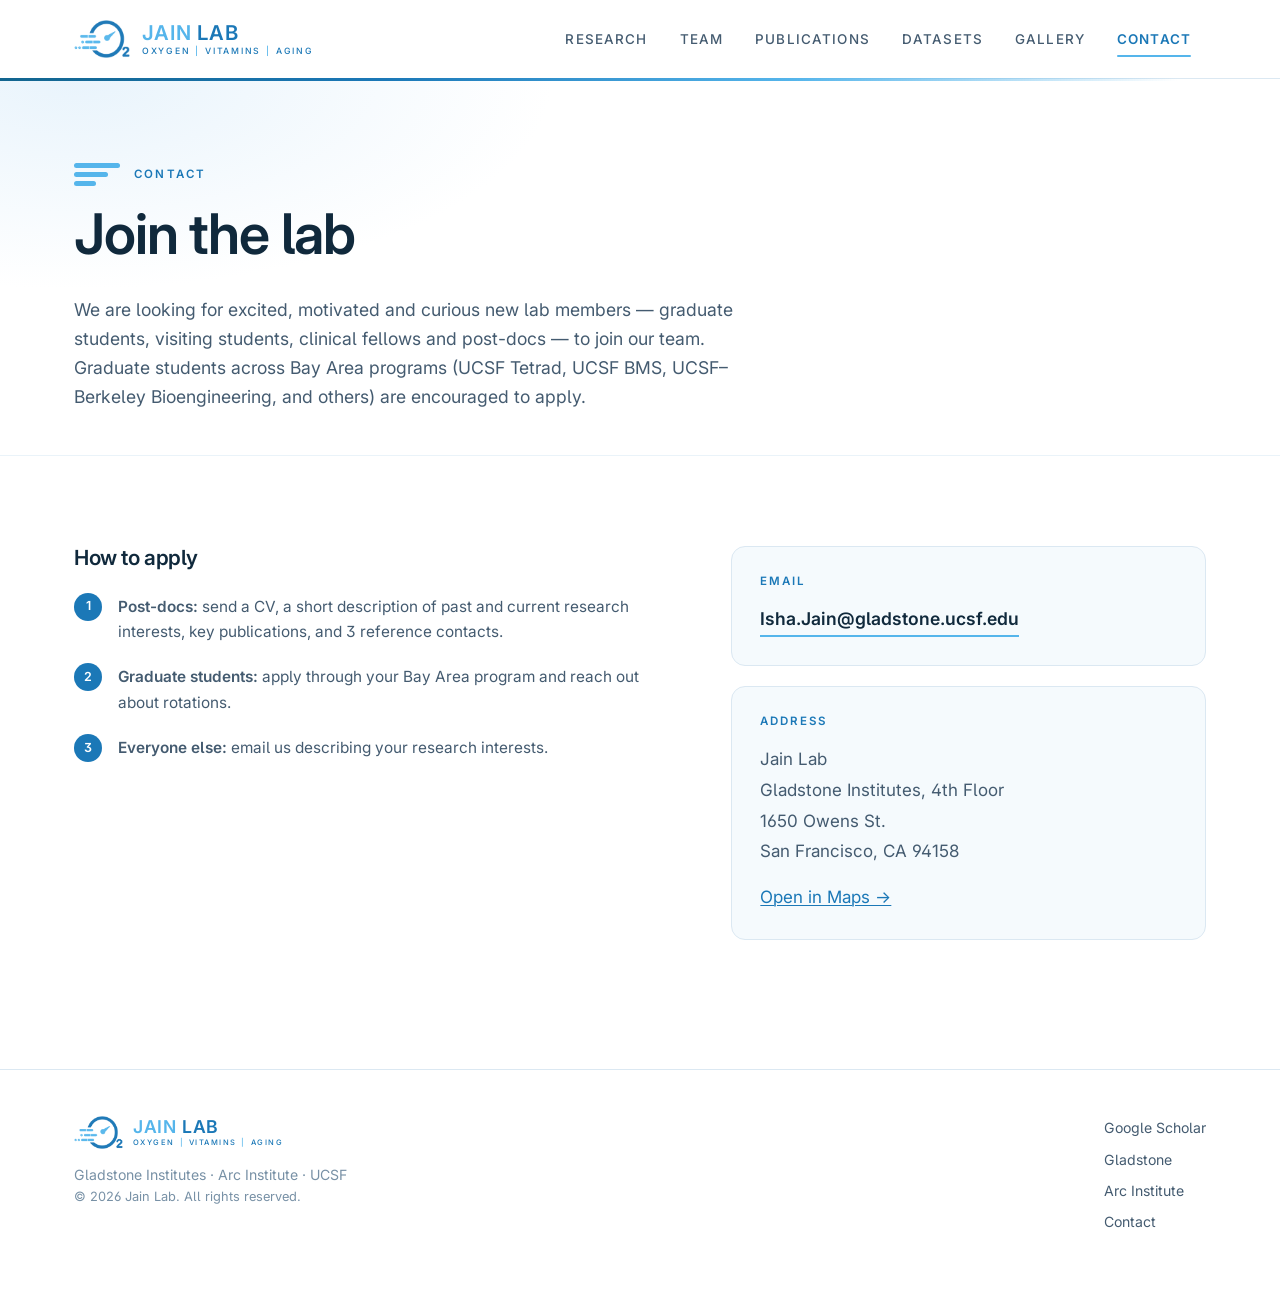
<file: contact.html>
<!DOCTYPE html>
<html lang="en"><head>
<meta charset="utf-8">
<meta name="viewport" content="width=device-width, initial-scale=1">
<title>Contact and Openings | Isha Jain Lab</title>
<meta name="description" content="Contact the Isha Jain Lab. We are recruiting graduate students, postdocs, visiting students and clinical fellows in San Francisco.">
<link rel="preconnect" href="https://fonts.googleapis.com">
<link rel="preconnect" href="https://fonts.gstatic.com" crossorigin="">
<link href="https://fonts.googleapis.com/css2?family=Inter:wght@400;500;600;700&amp;display=swap" rel="stylesheet">
<link rel="canonical" href="https://www.ishajainlab.com/contact.html">
<meta property="og:type" content="website">
<meta property="og:site_name" content="Isha Jain Lab">
<meta property="og:locale" content="en_US">
<meta property="og:url" content="https://www.ishajainlab.com/contact.html">
<meta property="og:title" content="Contact and Openings | Isha Jain Lab">
<meta property="og:description" content="Contact the Isha Jain Lab. We are recruiting graduate students, postdocs, visiting students and clinical fellows in San Francisco.">
<meta property="og:image" content="https://www.ishajainlab.com/assets/og-image.png">
<meta property="og:image:width" content="1200">
<meta property="og:image:height" content="630">
<meta property="og:image:alt" content="Jain Lab — oxygen, vitamins, aging">
<meta name="twitter:card" content="summary_large_image">
<meta name="twitter:title" content="Contact and Openings | Isha Jain Lab">
<meta name="twitter:description" content="Contact the Isha Jain Lab. We are recruiting graduate students, postdocs, visiting students and clinical fellows in San Francisco.">
<meta name="twitter:image" content="https://www.ishajainlab.com/assets/og-image.png">
<link rel="icon" type="image/png" href="assets/favicon.png">
<link rel="apple-touch-icon" href="assets/favicon.png">
<meta name="theme-color" content="#1b78b7">
<link rel="stylesheet" href="assets/style.css">
</head>
<body data-page="contact"><!-- Content below was pre-rendered from data/*.js on 2026-09-12. Edit the data files, then re-run tools/prerender.js. --><a class="skip" href="#main">Skip to content</a>
      <header class="site-header">
        <div class="wrap bar">
          <a class="lockup" href="index.html"><img class="lk-mark" src="assets/logo-mark.png" alt="" aria-hidden="true">
            <span><span class="lk-name"><i>JAIN</i> LAB</span><span class="lk-tag">OXYGEN <span>|</span> VITAMINS <span>|</span> AGING</span></span></a>
          <button class="nav-toggle" aria-expanded="false" aria-controls="site-nav" aria-label="Menu">☰</button>
          <nav class="site-nav" id="site-nav"><a href="research.html">Research</a><a href="team.html">Team</a><a href="publications.html">Publications</a><a href="datasets.html">Datasets</a><a href="gallery.html">Gallery</a><a href="contact.html" aria-current="page">Contact</a></nav>
        </div>
      </header>
      
      
      
      
      
      
      
      
      
      

<main id="main">

  <div class="page-head">
    <div class="wrap">
      <div class="kicker"><span class="speedlines" aria-hidden="true"><i></i><i></i><i></i></span>Contact</div>
      <h1>Join the lab</h1>
      <p id="join-blurb">We are looking for excited, motivated and curious new lab members — graduate students, visiting students, clinical fellows and post-docs — to join our team. Graduate students across Bay Area programs (UCSF Tetrad, UCSF BMS, UCSF–Berkeley Bioengineering, and others) are encouraged to apply.</p>
    </div>
  </div>

  <section class="block">
    <div class="wrap contact-grid">

      <div>
        <h2 style="font-size:1.3rem;margin-bottom:24px">How to apply</h2>
        <ol class="steps" id="apply-steps"><li><strong>Post-docs:</strong> send a CV, a short description of past and current research interests, key publications, and 3 reference contacts.</li><li><strong>Graduate students:</strong> apply through your Bay Area program and reach out about rotations.</li><li><strong>Everyone else:</strong> email us describing your research interests.</li></ol>
      </div>

      <div>
        <div class="card" style="margin-bottom:20px">
          <h3>Email</h3>
          <a class="email-big" id="contact-email" href="mailto:Isha.Jain@gladstone.ucsf.edu">Isha.Jain@gladstone.ucsf.edu</a>
        </div>

        <div class="card">
          <h3>Address</h3>
          <address id="contact-address">Jain Lab<br>Gladstone Institutes, 4th Floor<br>1650 Owens St.<br>San Francisco, CA 94158</address>
          <p style="margin:16px 0 0">
            <a id="contact-map" href="https://maps.google.com/?q=1650%20Owens%20St%2C%20San%20Francisco%2C%20CA%2094158" target="_blank" rel="noopener">Open in Maps →</a>
          </p>
        </div>
      </div>

    </div>
  </section>

  <div style="height:40px"></div>

</main>

<script src="data/site.js"></script>
<script src="assets/app.js"></script>



      

      

      

      

      

      <footer class="site-footer">
        <div class="wrap row">
          <div>
            <span class="lockup"><img class="lk-mark" src="assets/logo-mark.png" alt="" aria-hidden="true">
            <span><span class="lk-name"><i>JAIN</i> LAB</span><span class="lk-tag">OXYGEN <span>|</span> VITAMINS <span>|</span> AGING</span></span></span>
            <div>Gladstone Institutes · Arc Institute · UCSF</div>
            <div class="legal">© 2026 Jain Lab. All rights reserved.</div>
          </div>
          <nav><a href="https://scholar.google.com/citations?user=Yy1cKfMAAAAJ" target="_blank" rel="noopener">Google Scholar</a><a href="https://gladstone.org" target="_blank" rel="noopener">Gladstone</a><a href="https://arcinstitute.org" target="_blank" rel="noopener">Arc Institute</a><a href="contact.html">Contact</a></nav>
        </div>
      </footer></body></html>
</file>
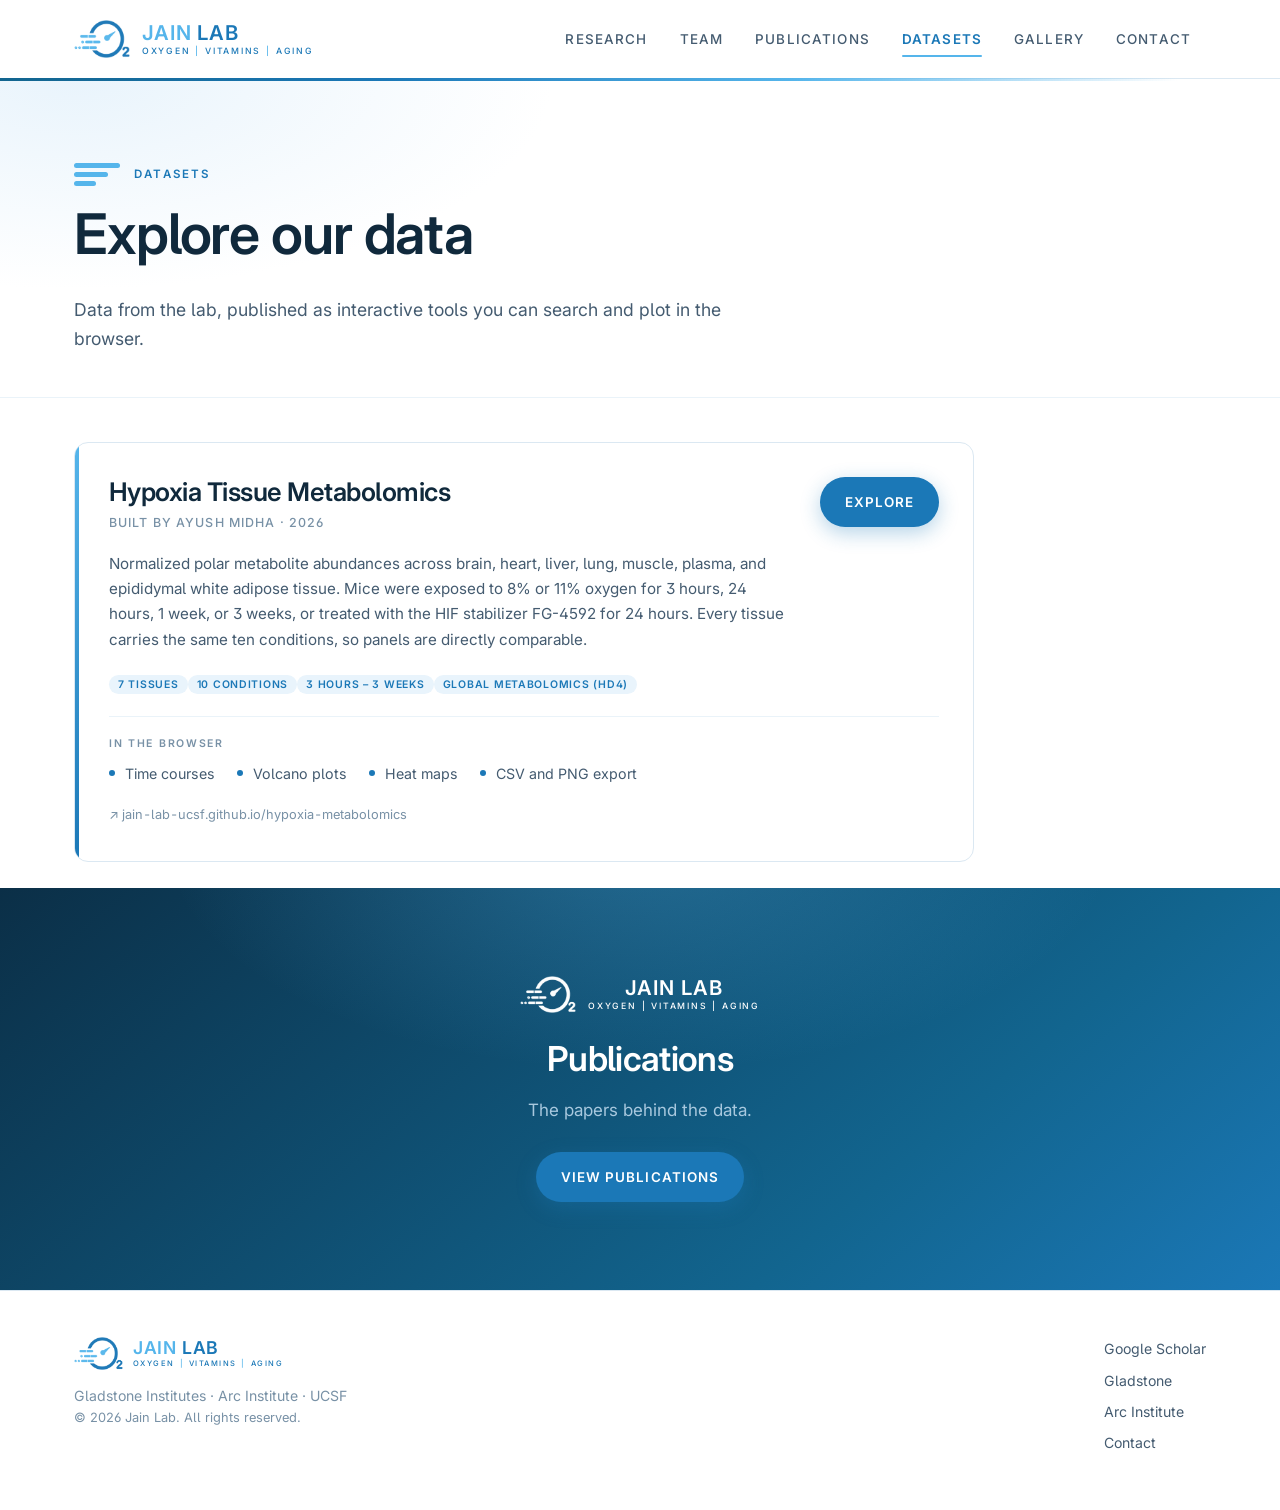
<file: datasets.html>
<!DOCTYPE html>
<html lang="en"><head>
<meta charset="utf-8">
<meta name="viewport" content="width=device-width, initial-scale=1">
<title>Datasets | Isha Jain Lab</title>
<meta name="description" content="Interactive datasets from the Isha Jain Lab, including tissue metabolomics across oxygen tensions in seven mouse tissues.">
<link rel="preconnect" href="https://fonts.googleapis.com">
<link rel="preconnect" href="https://fonts.gstatic.com" crossorigin="">
<link href="https://fonts.googleapis.com/css2?family=Inter:wght@400;500;600;700&amp;display=swap" rel="stylesheet">
<link rel="canonical" href="https://www.ishajainlab.com/datasets.html">
<meta property="og:type" content="website">
<meta property="og:site_name" content="Isha Jain Lab">
<meta property="og:locale" content="en_US">
<meta property="og:url" content="https://www.ishajainlab.com/datasets.html">
<meta property="og:title" content="Datasets | Isha Jain Lab">
<meta property="og:description" content="Interactive datasets from the Isha Jain Lab, including tissue metabolomics across oxygen tensions in seven mouse tissues.">
<meta property="og:image" content="https://www.ishajainlab.com/assets/og-image.png">
<meta property="og:image:width" content="1200">
<meta property="og:image:height" content="630">
<meta property="og:image:alt" content="Jain Lab — oxygen, vitamins, aging">
<meta name="twitter:card" content="summary_large_image">
<meta name="twitter:title" content="Datasets | Isha Jain Lab">
<meta name="twitter:description" content="Interactive datasets from the Isha Jain Lab, including tissue metabolomics across oxygen tensions in seven mouse tissues.">
<meta name="twitter:image" content="https://www.ishajainlab.com/assets/og-image.png">
<link rel="icon" type="image/png" href="assets/favicon.png">
<link rel="apple-touch-icon" href="assets/favicon.png">
<meta name="theme-color" content="#1b78b7">
<link rel="stylesheet" href="assets/style.css">
<script type="application/ld+json">
{
  "@context": "https://schema.org",
  "@type": "Dataset",
  "name": "Hypoxia Tissue Metabolomics",
  "description": "Normalized polar metabolite abundances across brain, heart, liver, lung, muscle, plasma and epididymal white adipose tissue. Mice were exposed to 8% or 11% oxygen for 3 hours, 24 hours, 1 week or 3 weeks, or treated with the HIF stabilizer FG-4592 for 24 hours. Every tissue carries the same ten conditions, so panels are directly comparable.",
  "url": "https://jain-lab-ucsf.github.io/hypoxia-metabolomics/",
  "keywords": [
    "metabolomics",
    "hypoxia",
    "oxygen tension",
    "mouse tissue",
    "FG-4592",
    "HIF",
    "brain",
    "heart",
    "liver",
    "lung",
    "muscle",
    "plasma",
    "adipose"
  ],
  "creator": [
    {
      "@type": "Person",
      "name": "Ayush Midha"
    },
    {
      "@type": "Organization",
      "name": "Isha Jain Lab"
    }
  ],
  "includedInDataCatalog": {
    "@type": "DataCatalog",
    "name": "Isha Jain Lab Datasets",
    "url": "https://www.ishajainlab.com/datasets.html"
  },
  "measurementTechnique": "Global metabolomic profiling (Metabolon HD4)",
  "variableMeasured": "Normalized polar metabolite abundance",
  "isAccessibleForFree": true,
  "distribution": [
    {
      "@type": "DataDownload",
      "encodingFormat": "text/csv",
      "contentUrl": "https://jain-lab-ucsf.github.io/hypoxia-metabolomics/"
    }
  ]
}
</script>
</head>
<body data-page="datasets"><!-- Content below was pre-rendered from data/*.js on 2026-09-12. Edit the data files, then re-run tools/prerender.js. --><a class="skip" href="#main">Skip to content</a>
      <header class="site-header">
        <div class="wrap bar">
          <a class="lockup" href="index.html"><img class="lk-mark" src="assets/logo-mark.png" alt="" aria-hidden="true">
            <span><span class="lk-name"><i>JAIN</i> LAB</span><span class="lk-tag">OXYGEN <span>|</span> VITAMINS <span>|</span> AGING</span></span></a>
          <button class="nav-toggle" aria-expanded="false" aria-controls="site-nav" aria-label="Menu">☰</button>
          <nav class="site-nav" id="site-nav"><a href="research.html">Research</a><a href="team.html">Team</a><a href="publications.html">Publications</a><a href="datasets.html" aria-current="page">Datasets</a><a href="gallery.html">Gallery</a><a href="contact.html">Contact</a></nav>
        </div>
      </header>
      
      
      
      
      
      
      
      
      
      

<main id="main">

  <div class="page-head">
    <div class="wrap">
      <div class="kicker"><span class="speedlines" aria-hidden="true"><i></i><i></i><i></i></span>Datasets</div>
      <h1>Explore our data</h1>
      <p>Data from the lab, published as interactive tools you can search and plot in the browser.</p>
    </div>
  </div>

  <div class="wrap" style="padding-top:44px">
    <div id="datasets-root">
        <article class="dataset" data-theme="Oxygen">
          <div class="ds-head">
            <div>
              <h2 class="ds-title">
                <a href="https://jain-lab-ucsf.github.io/hypoxia-metabolomics/" target="_blank" rel="noopener">Hypoxia Tissue Metabolomics</a>
              </h2>
              <div class="ds-meta">
                Built by Ayush Midha  ·  2026
              </div>
            </div>
            <a class="btn btn-primary ds-open" href="https://jain-lab-ucsf.github.io/hypoxia-metabolomics/" target="_blank" rel="noopener">Explore</a>
          </div>

          <p class="ds-summary">Normalized polar metabolite abundances across brain, heart, liver, lung, muscle, plasma, and epididymal white adipose tissue. Mice were exposed to 8% or 11% oxygen for 3 hours, 24 hours, 1 week, or 3 weeks, or treated with the HIF stabilizer FG-4592 for 24 hours. Every tissue carries the same ten conditions, so panels are directly comparable.</p>
          <div class="tags ds-facts"><span class="tag">7 tissues</span><span class="tag">10 conditions</span><span class="tag">3 hours – 3 weeks</span><span class="tag">Global metabolomics (HD4)</span></div>
          <div class="ds-tools"><span class="ds-tools-label">In the browser</span><ul><li>Time courses</li><li>Volcano plots</li><li>Heat maps</li><li>CSV and PNG export</li></ul></div>
          
          <a class="ds-link" href="https://jain-lab-ucsf.github.io/hypoxia-metabolomics/" target="_blank" rel="noopener">jain-lab-ucsf.github.io/hypoxia-metabolomics</a>
        </article></div>
  </div>

  <section class="cta">
    <div class="wrap">
      <span class="lockup lockup--reverse"><img class="lk-mark" src="assets/logo-mark-white.png" alt="" aria-hidden="true">
            <span><span class="lk-name"><i>JAIN</i> LAB</span><span class="lk-tag">OXYGEN <span>|</span> VITAMINS <span>|</span> AGING</span></span></span>
      <h2>Publications</h2>
      <p>The papers behind the data.</p>
      <a class="btn btn-primary" href="publications.html">View publications</a>
    </div>
  </section>

</main>

<script src="data/site.js"></script>
<script src="data/datasets.js"></script>
<script src="assets/app.js"></script>



      

      

      

      

      

      <footer class="site-footer">
        <div class="wrap row">
          <div>
            <span class="lockup"><img class="lk-mark" src="assets/logo-mark.png" alt="" aria-hidden="true">
            <span><span class="lk-name"><i>JAIN</i> LAB</span><span class="lk-tag">OXYGEN <span>|</span> VITAMINS <span>|</span> AGING</span></span></span>
            <div>Gladstone Institutes · Arc Institute · UCSF</div>
            <div class="legal">© 2026 Jain Lab. All rights reserved.</div>
          </div>
          <nav><a href="https://scholar.google.com/citations?user=Yy1cKfMAAAAJ" target="_blank" rel="noopener">Google Scholar</a><a href="https://gladstone.org" target="_blank" rel="noopener">Gladstone</a><a href="https://arcinstitute.org" target="_blank" rel="noopener">Arc Institute</a><a href="contact.html">Contact</a></nav>
        </div>
      </footer></body></html>
</file>
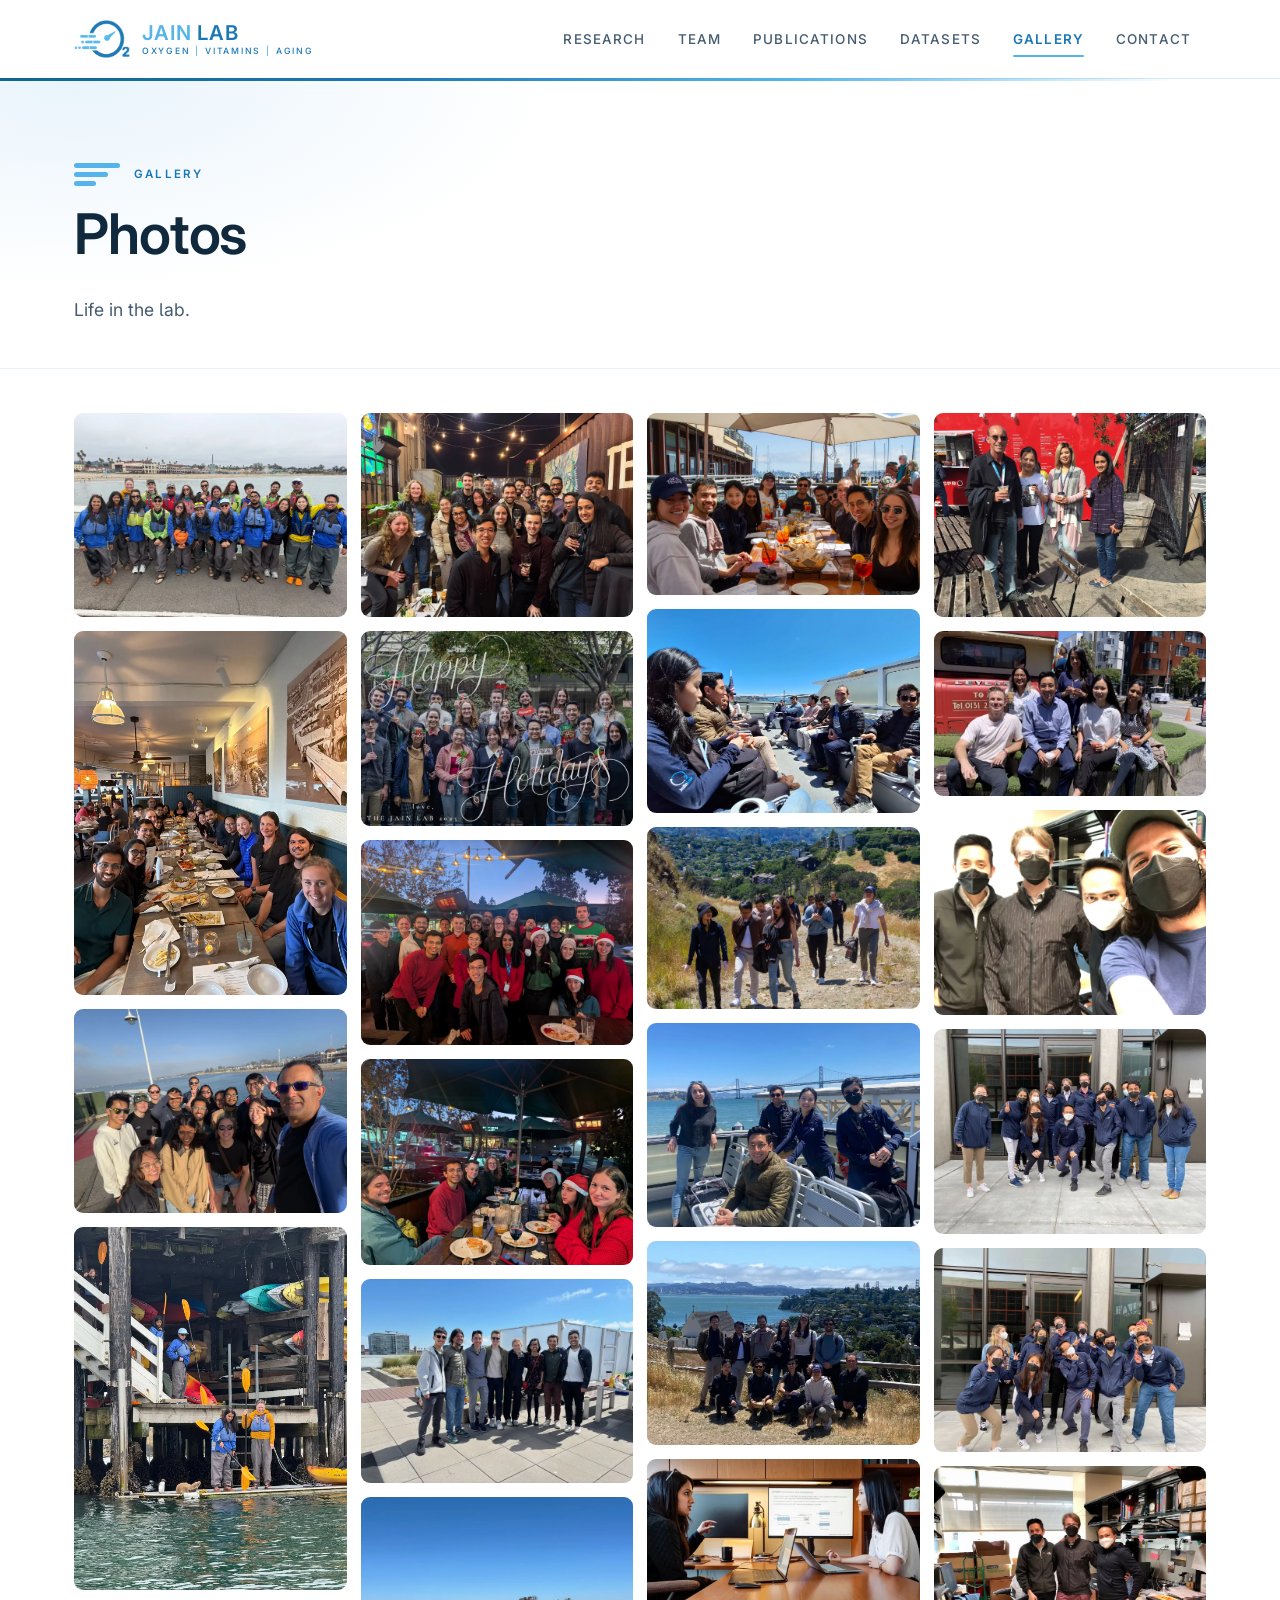
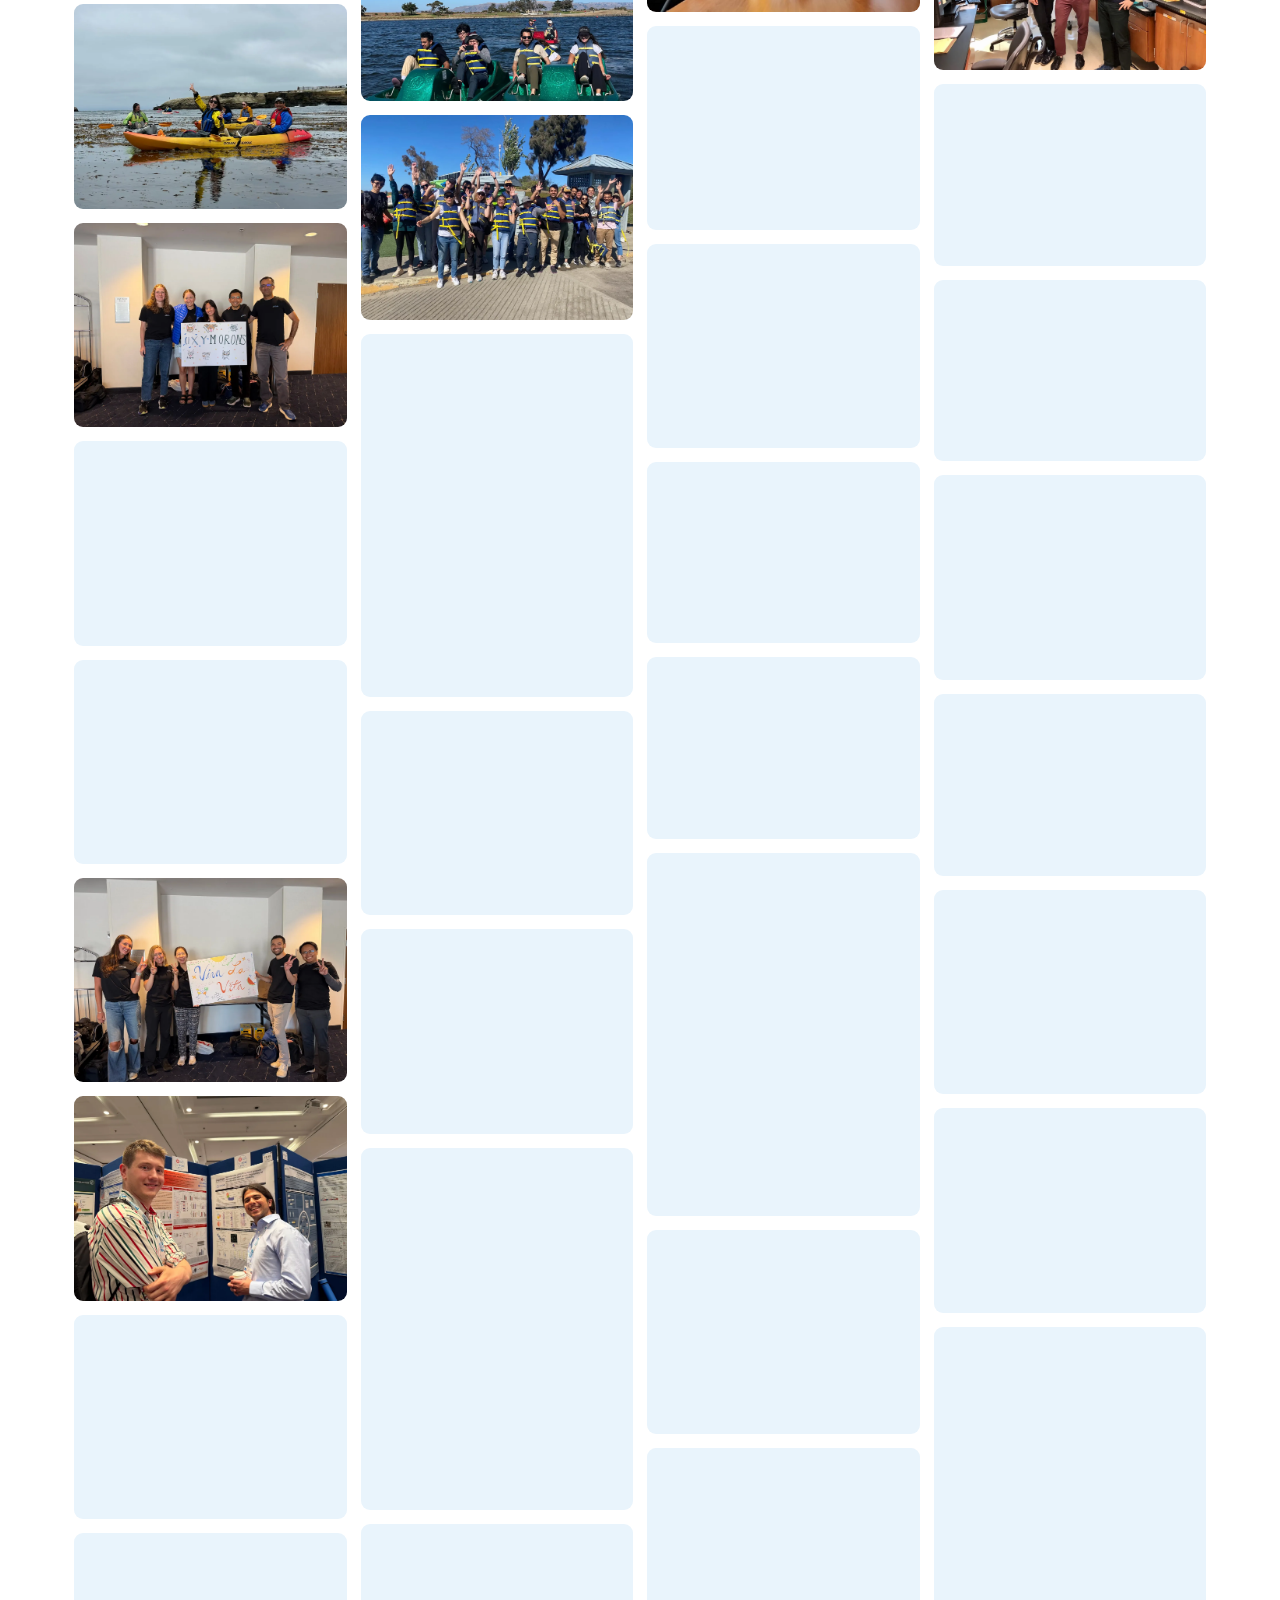
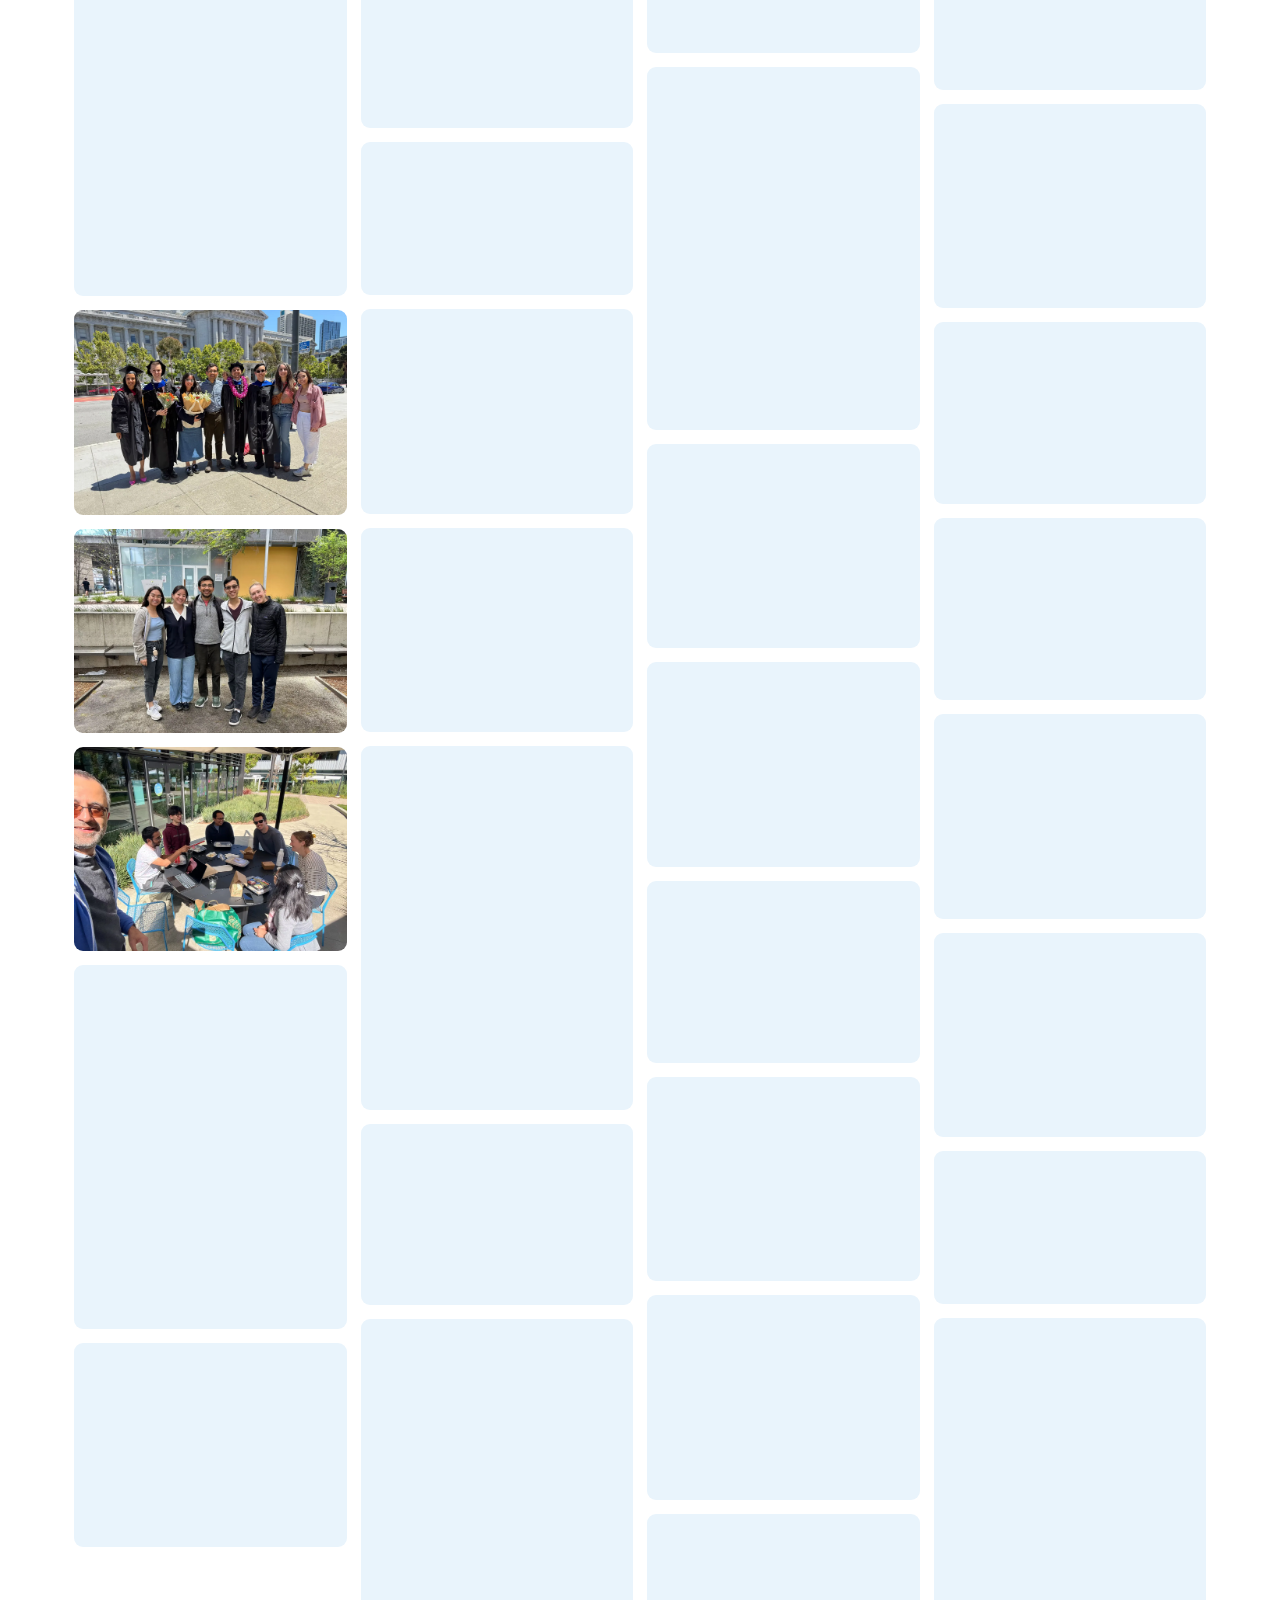
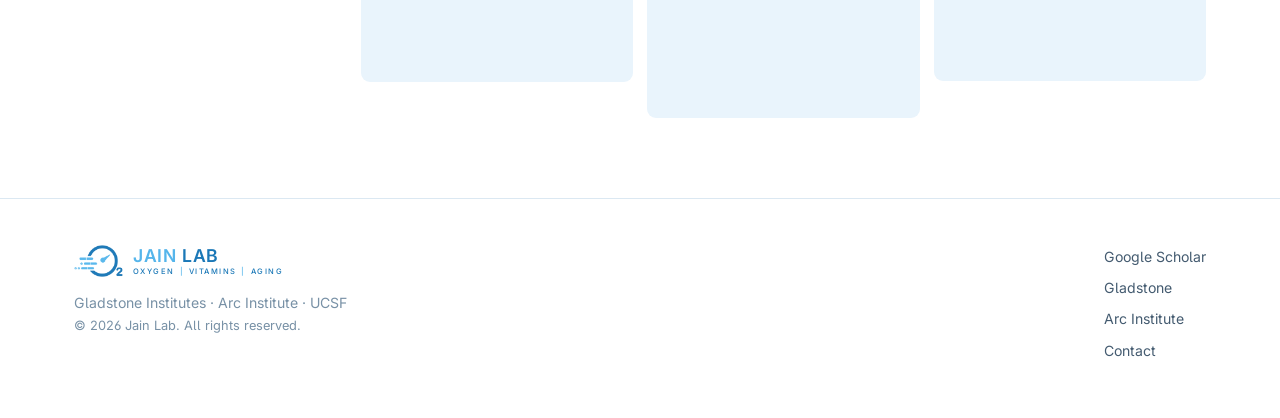
<file: gallery.html>
<!DOCTYPE html>
<html lang="en"><head>
<meta charset="utf-8">
<meta name="viewport" content="width=device-width, initial-scale=1">
<title>Photos | Isha Jain Lab</title>
<meta name="description" content="Photographs of life in the Isha Jain Lab: retreats, celebrations, conferences and day-to-day work in the lab.">
<link rel="preconnect" href="https://fonts.googleapis.com">
<link rel="preconnect" href="https://fonts.gstatic.com" crossorigin="">
<link href="https://fonts.googleapis.com/css2?family=Inter:wght@400;500;600;700&amp;display=swap" rel="stylesheet">
<link rel="canonical" href="https://www.ishajainlab.com/gallery.html">
<meta property="og:type" content="website">
<meta property="og:site_name" content="Isha Jain Lab">
<meta property="og:locale" content="en_US">
<meta property="og:url" content="https://www.ishajainlab.com/gallery.html">
<meta property="og:title" content="Photos | Isha Jain Lab">
<meta property="og:description" content="Photographs of life in the Isha Jain Lab: retreats, celebrations, conferences and day-to-day work in the lab.">
<meta property="og:image" content="https://www.ishajainlab.com/assets/og-image.png">
<meta property="og:image:width" content="1200">
<meta property="og:image:height" content="630">
<meta property="og:image:alt" content="Jain Lab — oxygen, vitamins, aging">
<meta name="twitter:card" content="summary_large_image">
<meta name="twitter:title" content="Photos | Isha Jain Lab">
<meta name="twitter:description" content="Photographs of life in the Isha Jain Lab: retreats, celebrations, conferences and day-to-day work in the lab.">
<meta name="twitter:image" content="https://www.ishajainlab.com/assets/og-image.png">
<link rel="icon" type="image/png" href="assets/favicon.png">
<link rel="apple-touch-icon" href="assets/favicon.png">
<meta name="theme-color" content="#1b78b7">
<link rel="stylesheet" href="assets/style.css">
</head>
<body data-page="gallery"><!-- Content below was pre-rendered from data/*.js on 2026-09-12. Edit the data files, then re-run tools/prerender.js. --><a class="skip" href="#main">Skip to content</a>
      <header class="site-header">
        <div class="wrap bar">
          <a class="lockup" href="index.html"><img class="lk-mark" src="assets/logo-mark.png" alt="" aria-hidden="true">
            <span><span class="lk-name"><i>JAIN</i> LAB</span><span class="lk-tag">OXYGEN <span>|</span> VITAMINS <span>|</span> AGING</span></span></a>
          <button class="nav-toggle" aria-expanded="false" aria-controls="site-nav" aria-label="Menu">☰</button>
          <nav class="site-nav" id="site-nav"><a href="research.html">Research</a><a href="team.html">Team</a><a href="publications.html">Publications</a><a href="datasets.html">Datasets</a><a href="gallery.html" aria-current="page">Gallery</a><a href="contact.html">Contact</a></nav>
        </div>
      </header>
      
      
      
      
      
      
      
      
      
      

<main id="main">

  <div class="page-head">
    <div class="wrap">
      <div class="kicker"><span class="speedlines" aria-hidden="true"><i></i><i></i><i></i></span>Gallery</div>
      <h1>Photos</h1>
      <p>Life in the lab.</p>
    </div>
  </div>

  <div class="wrap" style="padding-top:44px;padding-bottom:80px">
    <div class="gallery" id="gallery-root"><figure><img src="images/gallery/01-316e3f3792.webp" alt="Jain Lab photo 1" title="" loading="lazy" decoding="async" width="1400" height="1050" data-i="0"></figure><figure><img src="images/gallery/02-b42e6f66b2.webp" alt="Jain Lab photo 2" title="" loading="lazy" decoding="async" width="1050" height="1400" data-i="1"></figure><figure><img src="images/gallery/03-7827049739.webp" alt="Jain Lab photo 3" title="" loading="lazy" decoding="async" width="1400" height="1050" data-i="2"></figure><figure><img src="images/gallery/04-88f83b68e0.webp" alt="Jain Lab photo 4" title="" loading="lazy" decoding="async" width="1050" height="1400" data-i="3"></figure><figure><img src="images/gallery/05-1501267e4a.webp" alt="Jain Lab photo 5" title="" loading="lazy" decoding="async" width="1400" height="1050" data-i="4"></figure><figure><img src="images/gallery/06-0e4d26081f.webp" alt="Jain Lab photo 6" title="" loading="lazy" decoding="async" width="1400" height="1050" data-i="5"></figure><figure><img src="images/gallery/07-087cde6db7.webp" alt="Jain Lab photo 7" title="" loading="lazy" decoding="async" width="1400" height="1050" data-i="6"></figure><figure><img src="images/gallery/08-2cc02920af.webp" alt="Jain Lab photo 8" title="" loading="lazy" decoding="async" width="1400" height="1050" data-i="7"></figure><figure><img src="images/gallery/09-c302a08296.webp" alt="Jain Lab photo 9" title="" loading="lazy" decoding="async" width="1400" height="1050" data-i="8"></figure><figure><img src="images/gallery/10-d300286ae4.webp" alt="Jain Lab photo 10" title="" loading="lazy" decoding="async" width="1400" height="1050" data-i="9"></figure><figure><img src="images/gallery/11-f79947f4f7.webp" alt="Jain Lab photo 11" title="" loading="lazy" decoding="async" width="1400" height="1050" data-i="10"></figure><figure><img src="images/gallery/12-1937fcd526.webp" alt="Jain Lab photo 12" title="" loading="lazy" decoding="async" width="1050" height="1400" data-i="11"></figure><figure><img src="images/gallery/13-e2c8db220a.webp" alt="Jain Lab photo 13" title="" loading="lazy" decoding="async" width="1400" height="1050" data-i="12"></figure><figure><img src="images/gallery/14-5342cd7b28.webp" alt="Jain Lab photo 14" title="" loading="lazy" decoding="async" width="1400" height="1050" data-i="13"></figure><figure><img src="images/gallery/15-90ec9e8710.webp" alt="Jain Lab photo 15" title="" loading="lazy" decoding="async" width="1400" height="1050" data-i="14"></figure><figure><img src="images/gallery/16-e2a31f55d9.webp" alt="Jain Lab photo 16" title="" loading="lazy" decoding="async" width="1050" height="1400" data-i="15"></figure><figure><img src="images/gallery/17-865cc491c9.webp" alt="Jain Lab photo 17" title="" loading="lazy" decoding="async" width="1400" height="1050" data-i="16"></figure><figure><img src="images/gallery/18-495d2e32f5.webp" alt="Jain Lab photo 18" title="" loading="lazy" decoding="async" width="1400" height="1050" data-i="17"></figure><figure><img src="images/gallery/19-fa3e57d441.webp" alt="Jain Lab photo 19" title="" loading="lazy" decoding="async" width="720" height="514" data-i="18"></figure><figure><img src="images/gallery/20-5ebee5a2e3.webp" alt="Jain Lab photo 20" title="" loading="lazy" decoding="async" width="1400" height="1055" data-i="19"></figure><figure><img src="images/gallery/21-d7b85427bf.webp" alt="Jain Lab photo 21" title="" loading="lazy" decoding="async" width="1400" height="1055" data-i="20"></figure><figure><img src="images/gallery/22-b21414468d.webp" alt="Jain Lab photo 22" title="" loading="lazy" decoding="async" width="1400" height="1050" data-i="21"></figure><figure><img src="images/gallery/23-23b8bf3a85.webp" alt="Jain Lab photo 23" title="" loading="lazy" decoding="async" width="1400" height="1050" data-i="22"></figure><figure><img src="images/gallery/24-01c52b6036.webp" alt="Jain Lab photo 24" title="" loading="lazy" decoding="async" width="1400" height="1050" data-i="23"></figure><figure><img src="images/gallery/25-d14e67b000.webp" alt="Jain Lab photo 25" title="" loading="lazy" decoding="async" width="1050" height="1400" data-i="24"></figure><figure><img src="images/gallery/26-0e38f68ffd.webp" alt="Jain Lab photo 26" title="" loading="lazy" decoding="async" width="1400" height="1050" data-i="25"></figure><figure><img src="images/gallery/27-5cb3b87526.webp" alt="Jain Lab photo 27" title="" loading="lazy" decoding="async" width="1400" height="1050" data-i="26"></figure><figure><img src="images/gallery/28-f93e81eb6e.webp" alt="Jain Lab photo 28" title="" loading="lazy" decoding="async" width="1054" height="1400" data-i="27"></figure><figure><img src="images/gallery/29-4773fc48ac.webp" alt="Jain Lab photo 29" title="" loading="lazy" decoding="async" width="1400" height="1050" data-i="28"></figure><figure><img src="images/gallery/30-791a63f67b.webp" alt="Jain Lab photo 30" title="" loading="lazy" decoding="async" width="1400" height="788" data-i="29"></figure><figure><img src="images/gallery/31-f76aedd42d.webp" alt="Jain Lab photo 31" title="" loading="lazy" decoding="async" width="1400" height="1050" data-i="30"></figure><figure><img src="images/gallery/32-1519a72b65.webp" alt="Jain Lab photo 32" title="" loading="lazy" decoding="async" width="1400" height="1050" data-i="31"></figure><figure><img src="images/gallery/33-5048405851.webp" alt="Jain Lab photo 33" title="" loading="lazy" decoding="async" width="1050" height="1400" data-i="32"></figure><figure><img src="images/gallery/34-bc832805c8.webp" alt="Jain Lab photo 34" title="" loading="lazy" decoding="async" width="1400" height="933" data-i="33"></figure><figure><img src="images/gallery/35-65f42a1942.webp" alt="Jain Lab photo 35" title="" loading="lazy" decoding="async" width="1050" height="1400" data-i="34"></figure><figure><img src="images/gallery/36-646c999d65.webp" alt="Jain Lab photo 36" title="" loading="lazy" decoding="async" width="1400" height="933" data-i="35"></figure><figure><img src="images/gallery/37-1faf561f6e.webp" alt="Jain Lab photo 37" title="" loading="lazy" decoding="async" width="1400" height="1050" data-i="36"></figure><figure><img src="images/gallery/38-c3f287d52a.webp" alt="Jain Lab photo 38" title="" loading="lazy" decoding="async" width="1400" height="933" data-i="37"></figure><figure><img src="images/gallery/39-e6511cf8a3.webp" alt="Jain Lab photo 39" title="" loading="lazy" decoding="async" width="1400" height="1050" data-i="38"></figure><figure><img src="images/gallery/40-63af586c18.webp" alt="Jain Lab photo 40" title="" loading="lazy" decoding="async" width="1400" height="1050" data-i="39"></figure><figure><img src="images/gallery/41-3e059421a9.webp" alt="Jain Lab photo 41" title="" loading="lazy" decoding="async" width="836" height="467" data-i="40"></figure><figure><img src="images/gallery/42-e60a85b259.webp" alt="Jain Lab photo 42" title="" loading="lazy" decoding="async" width="1400" height="1050" data-i="41"></figure><figure><img src="images/gallery/43-4a02d32efa.webp" alt="Jain Lab photo 43" title="" loading="lazy" decoding="async" width="720" height="540" data-i="42"></figure><figure><img src="images/gallery/44-bc0a38717d.webp" alt="Jain Lab photo 44" title="" loading="lazy" decoding="async" width="1400" height="931" data-i="43"></figure><figure><img src="images/gallery/45-e7fd6f4f06.webp" alt="Jain Lab photo 45" title="" loading="lazy" decoding="async" width="1400" height="931" data-i="44"></figure><figure><img src="images/gallery/46-f9bb1ec08f.webp" alt="Jain Lab photo 46" title="" loading="lazy" decoding="async" width="1050" height="1400" data-i="45"></figure><figure><img src="images/gallery/47-dfeb799e7a.webp" alt="Jain Lab photo 47" title="" loading="lazy" decoding="async" width="1400" height="1050" data-i="46"></figure><figure><img src="images/gallery/48-533170fda9.webp" alt="Jain Lab photo 48" title="" loading="lazy" decoding="async" width="1400" height="1050" data-i="47"></figure><figure><img src="images/gallery/49-894f476640.webp" alt="Jain Lab photo 49" title="" loading="lazy" decoding="async" width="1050" height="1400" data-i="48"></figure><figure><img src="images/gallery/50-bac900a358.webp" alt="Jain Lab photo 50" title="" loading="lazy" decoding="async" width="1400" height="1050" data-i="49"></figure><figure><img src="images/gallery/51-5823c2c2c3.webp" alt="Jain Lab photo 51" title="" loading="lazy" decoding="async" width="1400" height="1050" data-i="50"></figure><figure><img src="images/gallery/52-00f790dd69.webp" alt="Jain Lab photo 52" title="" loading="lazy" decoding="async" width="1267" height="846" data-i="51"></figure><figure><img src="images/gallery/53-540ae420f6.webp" alt="Jain Lab photo 53" title="" loading="lazy" decoding="async" width="1400" height="1050" data-i="52"></figure><figure><img src="images/gallery/54-bf8fdcf689.webp" alt="Jain Lab photo 54" title="" loading="lazy" decoding="async" width="1400" height="1050" data-i="53"></figure><figure><img src="images/gallery/55-67d1178497.webp" alt="Jain Lab photo 55" title="" loading="lazy" decoding="async" width="1400" height="1050" data-i="54"></figure><figure><img src="images/gallery/56-a76d28276d.webp" alt="Jain Lab photo 56" title="" loading="lazy" decoding="async" width="1400" height="1050" data-i="55"></figure><figure><img src="images/gallery/57-844babfc3c.webp" alt="Jain Lab photo 57" title="" loading="lazy" decoding="async" width="1400" height="848" data-i="56"></figure><figure><img src="images/gallery/58-706f4217c1.webp" alt="Jain Lab photo 58" title="" loading="lazy" decoding="async" width="1400" height="1052" data-i="57"></figure><figure><img src="images/gallery/59-1d453c6869.webp" alt="Jain Lab photo 59" title="" loading="lazy" decoding="async" width="1400" height="1050" data-i="58"></figure><figure><img src="images/gallery/60-d94707e5a4.webp" alt="Jain Lab photo 60" title="" loading="lazy" decoding="async" width="1400" height="1050" data-i="59"></figure><figure><img src="images/gallery/61-c4e97b3faf.webp" alt="Jain Lab photo 61" title="" loading="lazy" decoding="async" width="1400" height="1050" data-i="60"></figure><figure><img src="images/gallery/62-5671da4f3d.webp" alt="Jain Lab photo 62" title="" loading="lazy" decoding="async" width="1400" height="933" data-i="61"></figure><figure><img src="images/gallery/63-ce0b5af0d6.webp" alt="Jain Lab photo 63" title="" loading="lazy" decoding="async" width="1400" height="933" data-i="62"></figure><figure><img src="images/gallery/64-448ec46ea4.webp" alt="Jain Lab photo 64" title="" loading="lazy" decoding="async" width="1400" height="1050" data-i="63"></figure><figure><img src="images/gallery/65-f4ecc09198.webp" alt="Jain Lab photo 65" title="" loading="lazy" decoding="async" width="1267" height="846" data-i="64"></figure><figure><img src="images/gallery/66-e77613e953.webp" alt="Jain Lab photo 66" title="" loading="lazy" decoding="async" width="1400" height="1050" data-i="65"></figure><figure><img src="images/gallery/67-b8b4bbabd0.webp" alt="Jain Lab photo 67" title="" loading="lazy" decoding="async" width="1400" height="1050" data-i="66"></figure><figure><img src="images/gallery/68-11eb58a46e.webp" alt="Jain Lab photo 68" title="" loading="lazy" decoding="async" width="1050" height="1400" data-i="67"></figure><figure><img src="images/gallery/69-93a2646ee0.webp" alt="Jain Lab photo 69" title="" loading="lazy" decoding="async" width="1400" height="1050" data-i="68"></figure><figure><img src="images/gallery/70-278a0fa488.webp" alt="Jain Lab photo 70" title="" loading="lazy" decoding="async" width="1267" height="846" data-i="69"></figure><figure><img src="images/gallery/71-5b3942c8bd.webp" alt="Jain Lab photo 71" title="" loading="lazy" decoding="async" width="1267" height="846" data-i="70"></figure><figure><img src="images/gallery/72-b7211327d5.webp" alt="Jain Lab photo 72" title="" loading="lazy" decoding="async" width="1400" height="1050" data-i="71"></figure><figure><img src="images/gallery/73-7d5969f42f.webp" alt="Jain Lab photo 73" title="" loading="lazy" decoding="async" width="1400" height="1050" data-i="72"></figure><figure><img src="images/gallery/74-baaf5ad5a6.webp" alt="Jain Lab photo 74" title="" loading="lazy" decoding="async" width="1352" height="761" data-i="73"></figure><figure><img src="images/gallery/75-3d12de4f88.webp" alt="Jain Lab photo 75" title="" loading="lazy" decoding="async" width="481" height="640" data-i="74"></figure></div>
  </div>

</main>

<dialog class="lightbox" id="lightbox">
      <button class="lb-nav lb-prev" aria-label="Previous photo">‹</button>
      <figure class="lb-stage">
        <img alt="">
        <figcaption class="lb-cap"></figcaption>
      </figure>
      <button class="lb-nav lb-next" aria-label="Next photo">›</button>
      <button class="lb-close" aria-label="Close">✕</button></dialog>

<script src="data/site.js"></script>
<script src="data/gallery.js"></script>
<script src="assets/app.js"></script>



      

      

      

      

      

      <footer class="site-footer">
        <div class="wrap row">
          <div>
            <span class="lockup"><img class="lk-mark" src="assets/logo-mark.png" alt="" aria-hidden="true">
            <span><span class="lk-name"><i>JAIN</i> LAB</span><span class="lk-tag">OXYGEN <span>|</span> VITAMINS <span>|</span> AGING</span></span></span>
            <div>Gladstone Institutes · Arc Institute · UCSF</div>
            <div class="legal">© 2026 Jain Lab. All rights reserved.</div>
          </div>
          <nav><a href="https://scholar.google.com/citations?user=Yy1cKfMAAAAJ" target="_blank" rel="noopener">Google Scholar</a><a href="https://gladstone.org" target="_blank" rel="noopener">Gladstone</a><a href="https://arcinstitute.org" target="_blank" rel="noopener">Arc Institute</a><a href="contact.html">Contact</a></nav>
        </div>
      </footer></body></html>
</file>
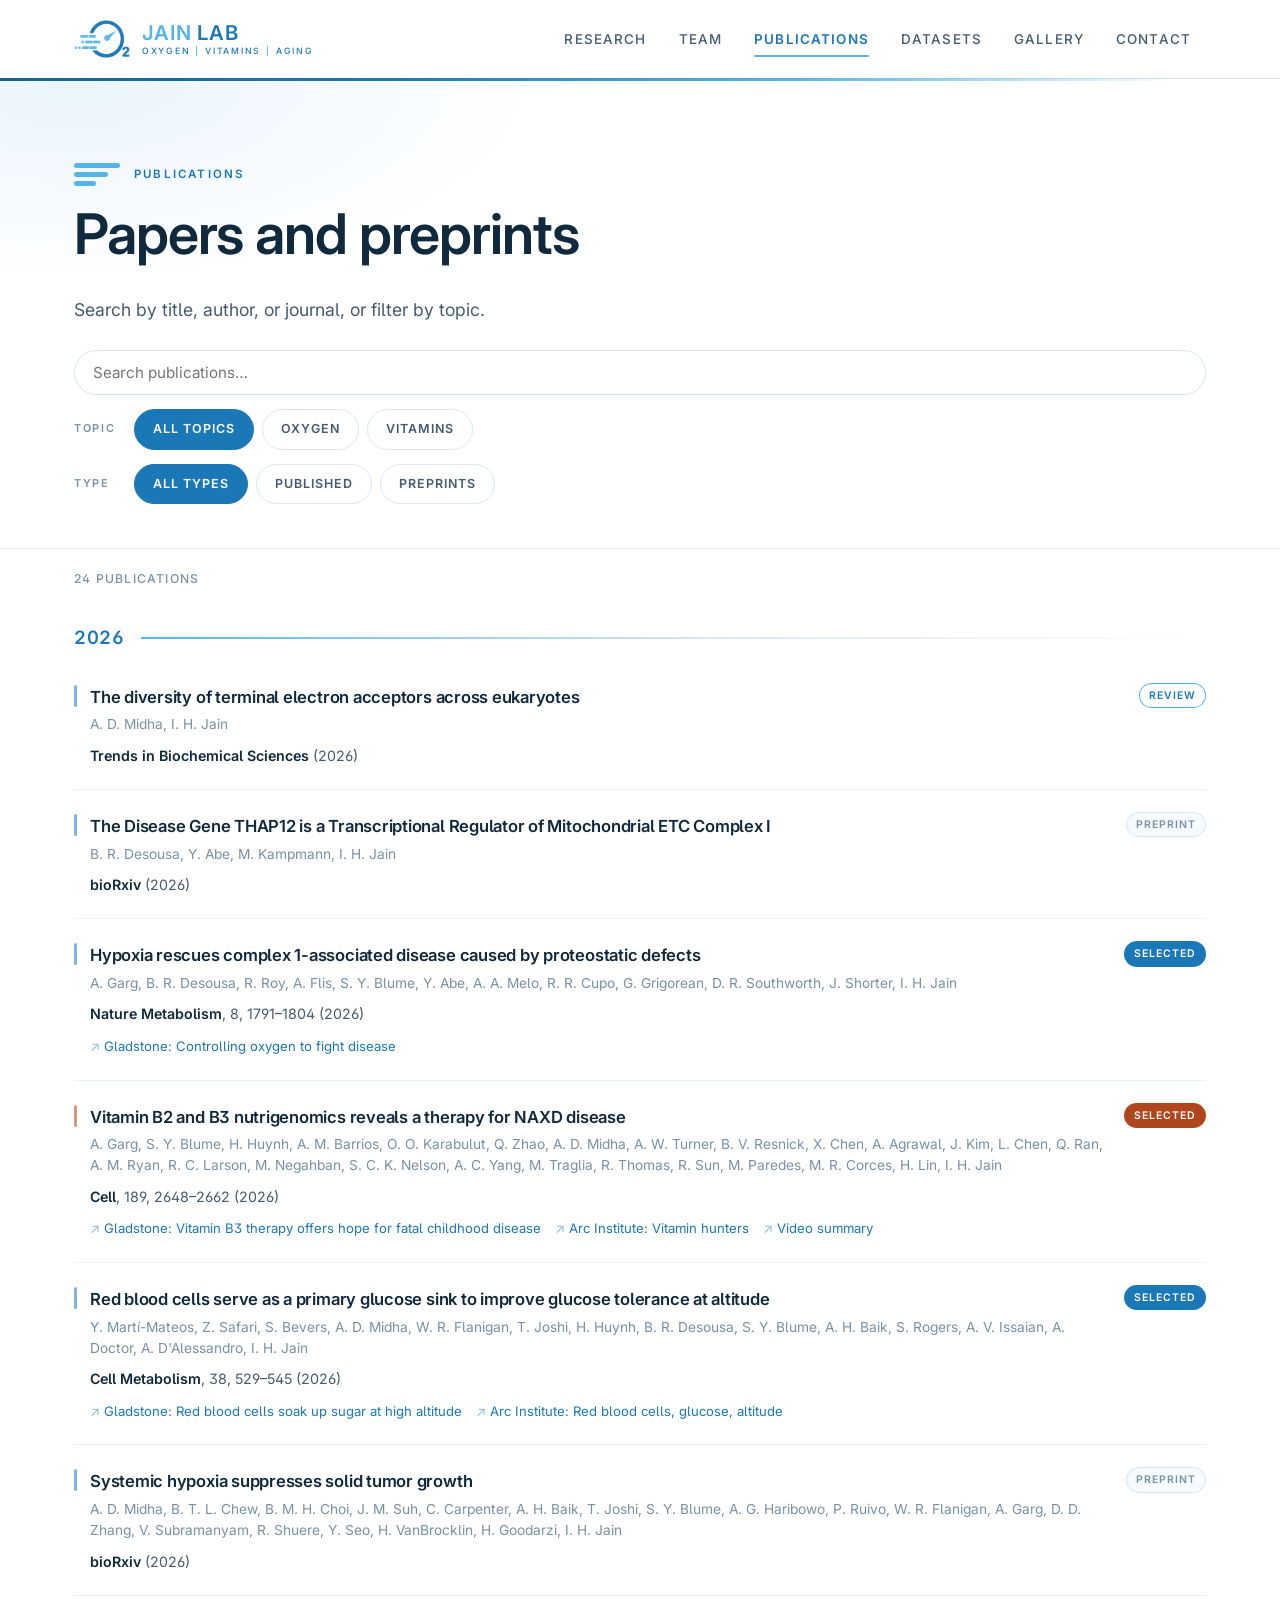
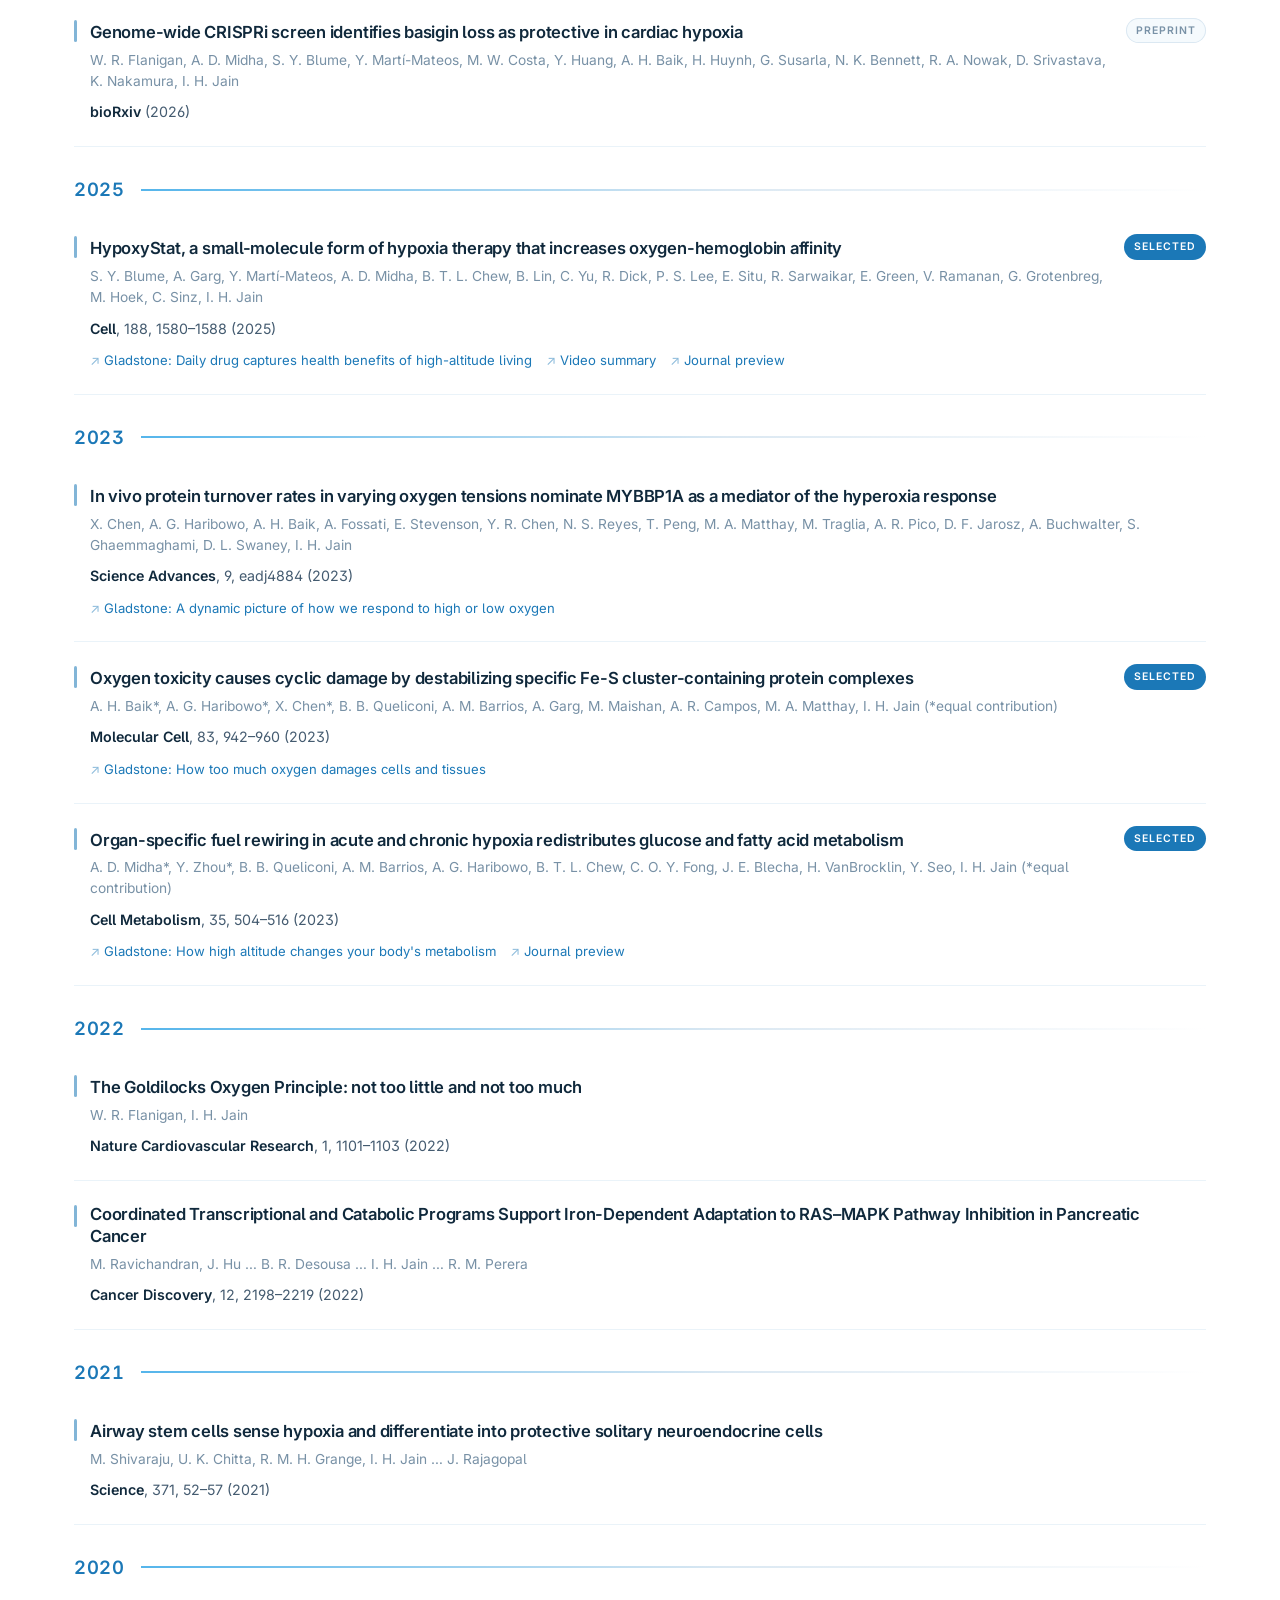
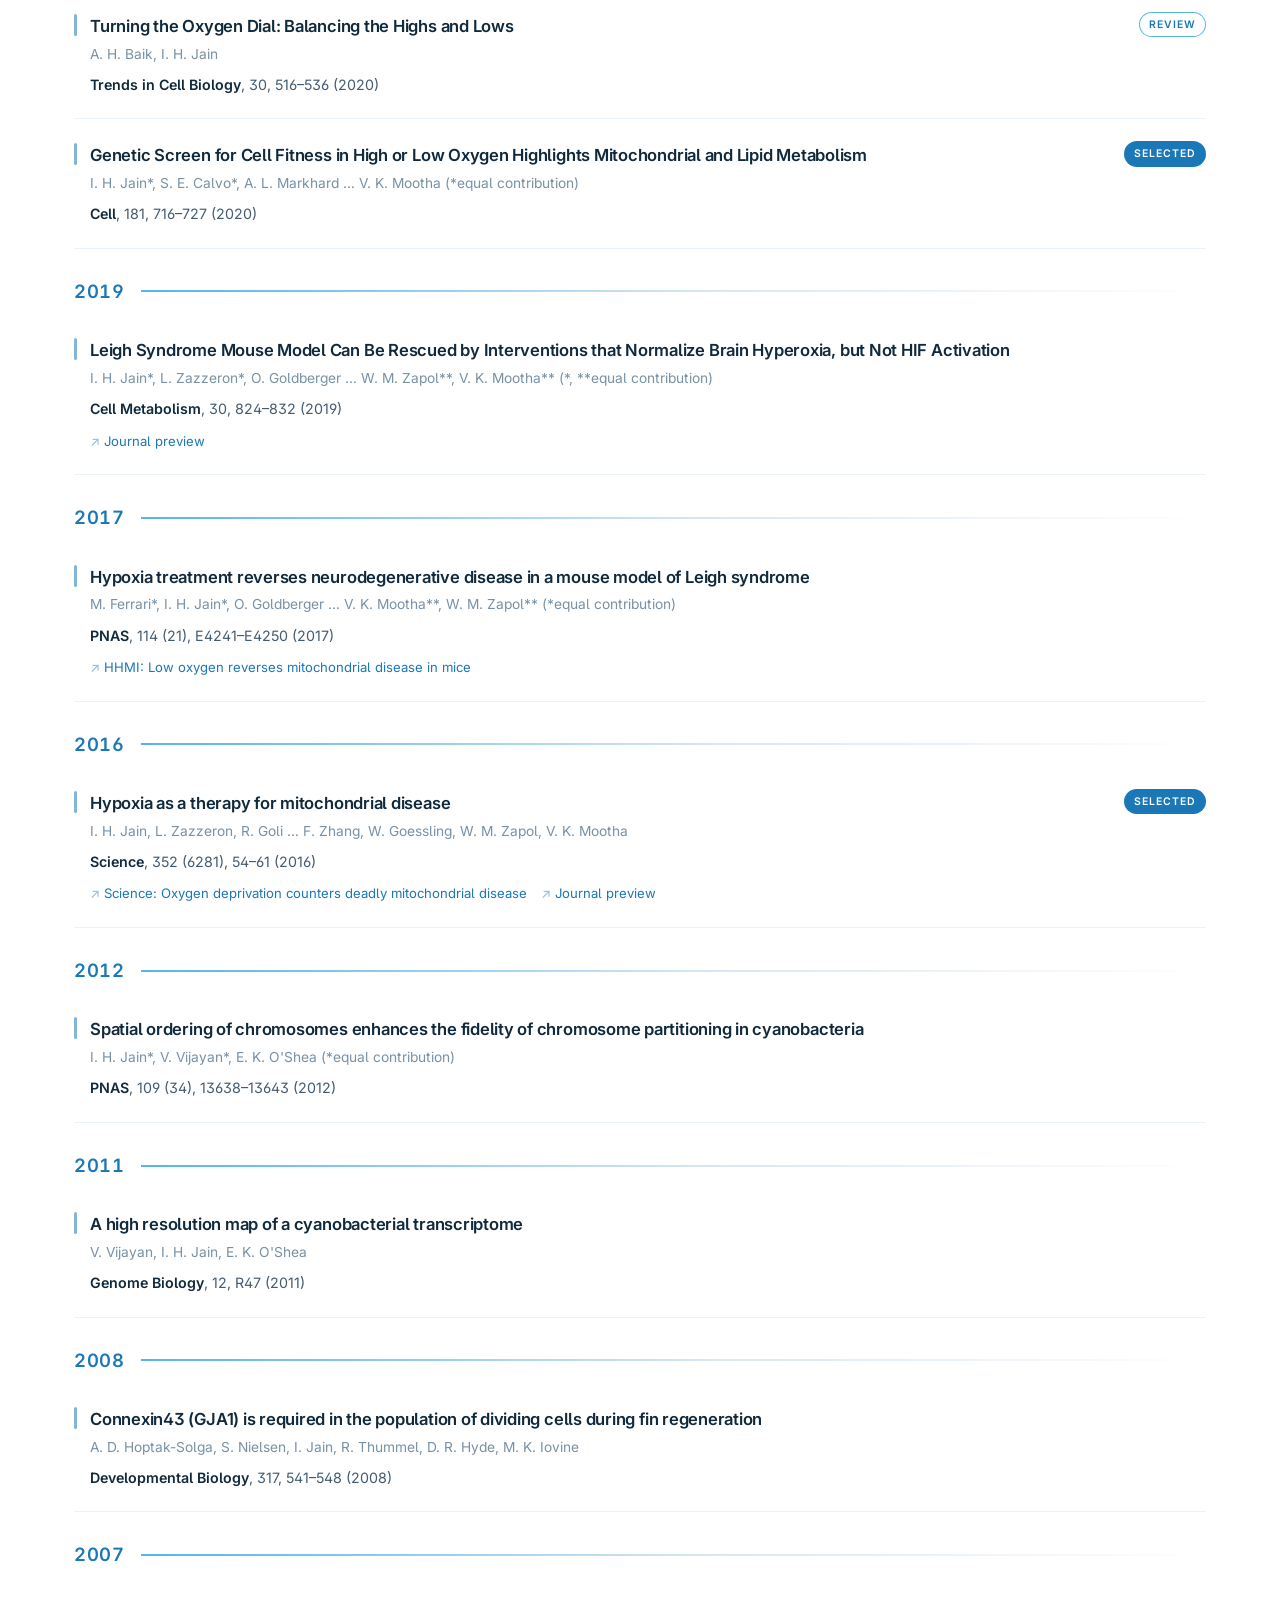
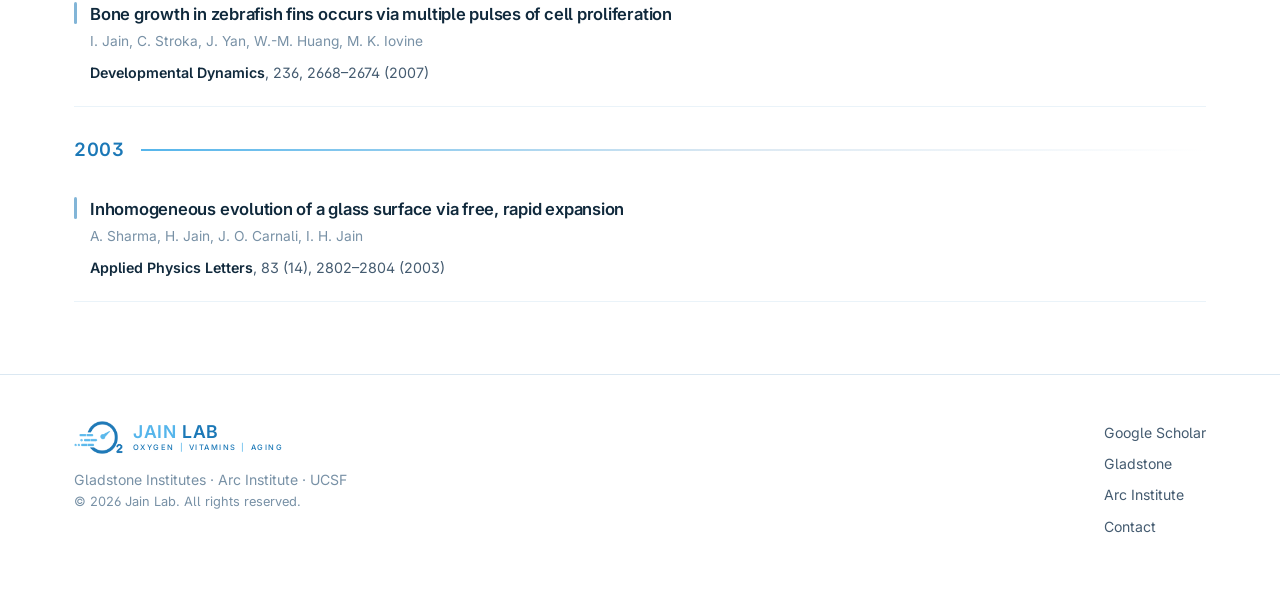
<file: publications.html>
<!DOCTYPE html>
<html lang="en"><head>
<meta charset="utf-8">
<meta name="viewport" content="width=device-width, initial-scale=1">
<title>Publications | Isha Jain Lab</title>
<meta name="description" content="Papers and preprints from the Isha Jain Lab on oxygen sensing, hypoxia therapy, vitamin biology, metabolism and mitochondrial disease.">
<link rel="preconnect" href="https://fonts.googleapis.com">
<link rel="preconnect" href="https://fonts.gstatic.com" crossorigin="">
<link href="https://fonts.googleapis.com/css2?family=Inter:wght@400;500;600;700&amp;display=swap" rel="stylesheet">
<link rel="canonical" href="https://www.ishajainlab.com/publications.html">
<meta property="og:type" content="website">
<meta property="og:site_name" content="Isha Jain Lab">
<meta property="og:locale" content="en_US">
<meta property="og:url" content="https://www.ishajainlab.com/publications.html">
<meta property="og:title" content="Publications | Isha Jain Lab">
<meta property="og:description" content="Papers and preprints from the Isha Jain Lab on oxygen sensing, hypoxia therapy, vitamin biology, metabolism and mitochondrial disease.">
<meta property="og:image" content="https://www.ishajainlab.com/assets/og-image.png">
<meta property="og:image:width" content="1200">
<meta property="og:image:height" content="630">
<meta property="og:image:alt" content="Jain Lab — oxygen, vitamins, aging">
<meta name="twitter:card" content="summary_large_image">
<meta name="twitter:title" content="Publications | Isha Jain Lab">
<meta name="twitter:description" content="Papers and preprints from the Isha Jain Lab on oxygen sensing, hypoxia therapy, vitamin biology, metabolism and mitochondrial disease.">
<meta name="twitter:image" content="https://www.ishajainlab.com/assets/og-image.png">
<link rel="icon" type="image/png" href="assets/favicon.png">
<link rel="apple-touch-icon" href="assets/favicon.png">
<meta name="theme-color" content="#1b78b7">
<link rel="stylesheet" href="assets/style.css">
</head>
<body data-page="publications"><!-- Content below was pre-rendered from data/*.js on 2026-09-12. Edit the data files, then re-run tools/prerender.js. --><a class="skip" href="#main">Skip to content</a>
      <header class="site-header">
        <div class="wrap bar">
          <a class="lockup" href="index.html"><img class="lk-mark" src="assets/logo-mark.png" alt="" aria-hidden="true">
            <span><span class="lk-name"><i>JAIN</i> LAB</span><span class="lk-tag">OXYGEN <span>|</span> VITAMINS <span>|</span> AGING</span></span></a>
          <button class="nav-toggle" aria-expanded="false" aria-controls="site-nav" aria-label="Menu">☰</button>
          <nav class="site-nav" id="site-nav"><a href="research.html">Research</a><a href="team.html">Team</a><a href="publications.html" aria-current="page">Publications</a><a href="datasets.html">Datasets</a><a href="gallery.html">Gallery</a><a href="contact.html">Contact</a></nav>
        </div>
      </header>
      
      
      
      
      
      
      
      
      
      

<main id="main">

  <div class="page-head">
    <div class="wrap">
      <div class="kicker"><span class="speedlines" aria-hidden="true"><i></i><i></i><i></i></span>Publications</div>
      <h1>Papers and preprints</h1>
      <p>Search by title, author, or journal, or filter by topic.</p>

      <div class="pub-controls" style="margin-top:26px">
        <input class="search" id="pub-search" type="search" placeholder="Search publications…" aria-label="Search publications">
      </div>

      <div class="filter-row">
        <span class="filter-label">Topic</span>
        <div class="themes" id="pub-topics"><button class="chip" aria-pressed="true" data-topic="All">All topics</button><button class="chip" aria-pressed="false" data-topic="Oxygen">Oxygen</button><button class="chip" aria-pressed="false" data-topic="Vitamins">Vitamins</button></div>
      </div>
      <div class="filter-row">
        <span class="filter-label">Type</span>
        <div class="themes" id="pub-status"><button class="chip" aria-pressed="true" data-status="All">All types</button><button class="chip" aria-pressed="false" data-status="Published">Published</button><button class="chip" aria-pressed="false" data-status="Preprint">Preprints</button></div>
      </div>
    </div>
  </div>

  <div class="wrap">
    <div class="result-count" id="pub-count">24 publications</div>
    <div id="pub-root"><h2 class="pub-year">2026</h2>
          <article class="pub">
            <div>
              <a class="t" href="https://www.cell.com/trends/biochemical-sciences/fulltext/S0968-0004(26)00217-3" target="_blank" rel="noopener">The diversity of terminal electron acceptors across eukaryotes</a>
              <div class="a">A. D. Midha, I. H. Jain</div>
              <div class="j"><em>Trends in Biochemical Sciences</em> (2026)</div>
              
            </div>
            <div class="side"><span class="pill review">Review</span></div>
          </article>
          <article class="pub">
            <div>
              <a class="t" href="https://www.biorxiv.org/content/10.64898/2026.07.16.738975v1" target="_blank" rel="noopener">The Disease Gene THAP12 is a Transcriptional Regulator of Mitochondrial ETC Complex I</a>
              <div class="a">B. R. Desousa, Y. Abe, M. Kampmann, I. H. Jain</div>
              <div class="j"><em>bioRxiv</em> (2026)</div>
              
            </div>
            <div class="side"><span class="pill preprint">Preprint</span></div>
          </article>
          <article class="pub">
            <div>
              <a class="t" href="https://www.nature.com/articles/s42255-026-01566-0" target="_blank" rel="noopener">Hypoxia rescues complex 1-associated disease caused by proteostatic defects</a>
              <div class="a">A. Garg, B. R. Desousa, R. Roy, A. Flis, S. Y. Blume, Y. Abe, A. A. Melo, R. R. Cupo, G. Grigorean, D. R. Southworth, J. Shorter, I. H. Jain</div>
              <div class="j"><em>Nature Metabolism</em>, 8, 1791–1804 (2026)</div>
              <div class="extras"><a href="https://gladstone.org/news/controlling-oxygen-fight-disease" target="_blank" rel="noopener">Gladstone: Controlling oxygen to fight disease</a></div>
            </div>
            <div class="side"><span class="pill featured">Selected</span></div>
          </article>
          <article class="pub" data-theme="Vitamins">
            <div>
              <a class="t" href="https://www.sciencedirect.com/science/article/pii/S0092867426001091" target="_blank" rel="noopener">Vitamin B2 and B3 nutrigenomics reveals a therapy for NAXD disease</a>
              <div class="a">A. Garg, S. Y. Blume, H. Huynh, A. M. Barrios, O. O. Karabulut, Q. Zhao, A. D. Midha, A. W. Turner, B. V. Resnick, X. Chen, A. Agrawal, J. Kim, L. Chen, Q. Ran, A. M. Ryan, R. C. Larson, M. Negahban, S. C. K. Nelson, A. C. Yang, M. Traglia, R. Thomas, R. Sun, M. Paredes, M. R. Corces, H. Lin, I. H. Jain</div>
              <div class="j"><em>Cell</em>, 189, 2648–2662 (2026)</div>
              <div class="extras"><a href="https://gladstone.org/news/vitamin-b3-therapy-offers-hope-fatal-childhood-disease" target="_blank" rel="noopener">Gladstone: Vitamin B3 therapy offers hope for fatal childhood disease</a><a href="https://arcinstitute.org/news/vitamin-hunters" target="_blank" rel="noopener">Arc Institute: Vitamin hunters</a><a href="https://youtu.be/v2dQjNjwwgQ" target="_blank" rel="noopener">Video summary</a></div>
            </div>
            <div class="side"><span class="pill featured">Selected</span></div>
          </article>
          <article class="pub">
            <div>
              <a class="t" href="https://www.cell.com/cell-metabolism/fulltext/S1550-4131(26)00018-5" target="_blank" rel="noopener">Red blood cells serve as a primary glucose sink to improve glucose tolerance at altitude</a>
              <div class="a">Y. Martí-Mateos, Z. Safari, S. Bevers, A. D. Midha, W. R. Flanigan, T. Joshi, H. Huynh, B. R. Desousa, S. Y. Blume, A. H. Baik, S. Rogers, A. V. Issaian, A. Doctor, A. D'Alessandro, I. H. Jain</div>
              <div class="j"><em>Cell Metabolism</em>, 38, 529–545 (2026)</div>
              <div class="extras"><a href="https://gladstone.org/news/red-blood-cells-soak-sugar-high-altitude-protecting-against-diabetes" target="_blank" rel="noopener">Gladstone: Red blood cells soak up sugar at high altitude</a><a href="https://arcinstitute.org/news/red-blood-cells-glucose-altitude" target="_blank" rel="noopener">Arc Institute: Red blood cells, glucose, altitude</a></div>
            </div>
            <div class="side"><span class="pill featured">Selected</span></div>
          </article>
          <article class="pub">
            <div>
              <a class="t" href="https://www.biorxiv.org/content/10.64898/2026.02.09.704975v1" target="_blank" rel="noopener">Systemic hypoxia suppresses solid tumor growth</a>
              <div class="a">A. D. Midha, B. T. L. Chew, B. M. H. Choi, J. M. Suh, C. Carpenter, A. H. Baik, T. Joshi, S. Y. Blume, A. G. Haribowo, P. Ruivo, W. R. Flanigan, A. Garg, D. D. Zhang, V. Subramanyam, R. Shuere, Y. Seo, H. VanBrocklin, H. Goodarzi, I. H. Jain</div>
              <div class="j"><em>bioRxiv</em> (2026)</div>
              
            </div>
            <div class="side"><span class="pill preprint">Preprint</span></div>
          </article>
          <article class="pub">
            <div>
              <a class="t" href="https://www.biorxiv.org/content/10.64898/2026.01.26.701810v1" target="_blank" rel="noopener">Genome-wide CRISPRi screen identifies basigin loss as protective in cardiac hypoxia</a>
              <div class="a">W. R. Flanigan, A. D. Midha, S. Y. Blume, Y. Martí-Mateos, M. W. Costa, Y. Huang, A. H. Baik, H. Huynh, G. Susarla, N. K. Bennett, R. A. Nowak, D. Srivastava, K. Nakamura, I. H. Jain</div>
              <div class="j"><em>bioRxiv</em> (2026)</div>
              
            </div>
            <div class="side"><span class="pill preprint">Preprint</span></div>
          </article><h2 class="pub-year">2025</h2>
          <article class="pub">
            <div>
              <a class="t" href="https://www.cell.com/cell/fulltext/S0092-8674(25)00098-4" target="_blank" rel="noopener">HypoxyStat, a small-molecule form of hypoxia therapy that increases oxygen-hemoglobin affinity</a>
              <div class="a">S. Y. Blume, A. Garg, Y. Martí-Mateos, A. D. Midha, B. T. L. Chew, B. Lin, C. Yu, R. Dick, P. S. Lee, E. Situ, R. Sarwaikar, E. Green, V. Ramanan, G. Grotenbreg, M. Hoek, C. Sinz, I. H. Jain</div>
              <div class="j"><em>Cell</em>, 188, 1580–1588 (2025)</div>
              <div class="extras"><a href="https://gladstone.org/news/daily-drug-captures-health-benefits-high-altitude-low-oxygen-living" target="_blank" rel="noopener">Gladstone: Daily drug captures health benefits of high-altitude living</a><a href="https://www.youtube.com/watch?v=J-LY9Hov1NI" target="_blank" rel="noopener">Video summary</a><a href="https://www.cell.com/cell/fulltext/S0092-8674(25)00207-7" target="_blank" rel="noopener">Journal preview</a></div>
            </div>
            <div class="side"><span class="pill featured">Selected</span></div>
          </article><h2 class="pub-year">2023</h2>
          <article class="pub">
            <div>
              <a class="t" href="https://www.science.org/doi/10.1126/sciadv.adj4884" target="_blank" rel="noopener">In vivo protein turnover rates in varying oxygen tensions nominate MYBBP1A as a mediator of the hyperoxia response</a>
              <div class="a">X. Chen, A. G. Haribowo, A. H. Baik, A. Fossati, E. Stevenson, Y. R. Chen, N. S. Reyes, T. Peng, M. A. Matthay, M. Traglia, A. R. Pico, D. F. Jarosz, A. Buchwalter, S. Ghaemmaghami, D. L. Swaney, I. H. Jain</div>
              <div class="j"><em>Science Advances</em>, 9, eadj4884 (2023)</div>
              <div class="extras"><a href="https://gladstone.org/news/dynamic-picture-how-we-respond-high-or-low-oxygen-levels" target="_blank" rel="noopener">Gladstone: A dynamic picture of how we respond to high or low oxygen</a></div>
            </div>
            <div class="side"></div>
          </article>
          <article class="pub">
            <div>
              <a class="t" href="https://www.cell.com/molecular-cell/fulltext/S1097-2765(23)00116-8" target="_blank" rel="noopener">Oxygen toxicity causes cyclic damage by destabilizing specific Fe-S cluster-containing protein complexes</a>
              <div class="a">A. H. Baik*, A. G. Haribowo*, X. Chen*, B. B. Queliconi, A. M. Barrios, A. Garg, M. Maishan, A. R. Campos, M. A. Matthay, I. H. Jain (*equal contribution)</div>
              <div class="j"><em>Molecular Cell</em>, 83, 942–960 (2023)</div>
              <div class="extras"><a href="https://gladstone.org/news/researchers-discover-how-too-much-oxygen-damages-cells-and-tissues" target="_blank" rel="noopener">Gladstone: How too much oxygen damages cells and tissues</a></div>
            </div>
            <div class="side"><span class="pill featured">Selected</span></div>
          </article>
          <article class="pub">
            <div>
              <a class="t" href="https://www.cell.com/cell-metabolism/fulltext/S1550-4131(23)00043-8" target="_blank" rel="noopener">Organ-specific fuel rewiring in acute and chronic hypoxia redistributes glucose and fatty acid metabolism</a>
              <div class="a">A. D. Midha*, Y. Zhou*, B. B. Queliconi, A. M. Barrios, A. G. Haribowo, B. T. L. Chew, C. O. Y. Fong, J. E. Blecha, H. VanBrocklin, Y. Seo, I. H. Jain (*equal contribution)</div>
              <div class="j"><em>Cell Metabolism</em>, 35, 504–516 (2023)</div>
              <div class="extras"><a href="https://gladstone.org/news/how-high-altitude-changes-your-bodys-metabolism" target="_blank" rel="noopener">Gladstone: How high altitude changes your body's metabolism</a><a href="https://www.cell.com/cell-metabolism/fulltext/S1550-4131(23)00047-5" target="_blank" rel="noopener">Journal preview</a></div>
            </div>
            <div class="side"><span class="pill featured">Selected</span></div>
          </article><h2 class="pub-year">2022</h2>
          <article class="pub">
            <div>
              <a class="t" href="https://www.nature.com/articles/s44161-022-00178-7" target="_blank" rel="noopener">The Goldilocks Oxygen Principle: not too little and not too much</a>
              <div class="a">W. R. Flanigan, I. H. Jain</div>
              <div class="j"><em>Nature Cardiovascular Research</em>, 1, 1101–1103 (2022)</div>
              
            </div>
            <div class="side"></div>
          </article>
          <article class="pub">
            <div>
              <a class="t" href="https://aacrjournals.org/cancerdiscovery/article/12/9/2198/708778/Coordinated-Transcriptional-and-Catabolic-Programs" target="_blank" rel="noopener">Coordinated Transcriptional and Catabolic Programs Support Iron-Dependent Adaptation to RAS–MAPK Pathway Inhibition in Pancreatic Cancer</a>
              <div class="a">M. Ravichandran, J. Hu … B. R. Desousa … I. H. Jain … R. M. Perera</div>
              <div class="j"><em>Cancer Discovery</em>, 12, 2198–2219 (2022)</div>
              
            </div>
            <div class="side"></div>
          </article><h2 class="pub-year">2021</h2>
          <article class="pub">
            <div>
              <a class="t" href="https://www.science.org/doi/10.1126/science.aba0629" target="_blank" rel="noopener">Airway stem cells sense hypoxia and differentiate into protective solitary neuroendocrine cells</a>
              <div class="a">M. Shivaraju, U. K. Chitta, R. M. H. Grange, I. H. Jain … J. Rajagopal</div>
              <div class="j"><em>Science</em>, 371, 52–57 (2021)</div>
              
            </div>
            <div class="side"></div>
          </article><h2 class="pub-year">2020</h2>
          <article class="pub">
            <div>
              <a class="t" href="https://www.sciencedirect.com/science/article/pii/S096289242030091X?via%3Dihub" target="_blank" rel="noopener">Turning the Oxygen Dial: Balancing the Highs and Lows</a>
              <div class="a">A. H. Baik, I. H. Jain</div>
              <div class="j"><em>Trends in Cell Biology</em>, 30, 516–536 (2020)</div>
              
            </div>
            <div class="side"><span class="pill review">Review</span></div>
          </article>
          <article class="pub">
            <div>
              <a class="t" href="https://www.cell.com/cell/fulltext/S0092-8674(20)30321-4" target="_blank" rel="noopener">Genetic Screen for Cell Fitness in High or Low Oxygen Highlights Mitochondrial and Lipid Metabolism</a>
              <div class="a">I. H. Jain*, S. E. Calvo*, A. L. Markhard … V. K. Mootha (*equal contribution)</div>
              <div class="j"><em>Cell</em>, 181, 716–727 (2020)</div>
              
            </div>
            <div class="side"><span class="pill featured">Selected</span></div>
          </article><h2 class="pub-year">2019</h2>
          <article class="pub">
            <div>
              <a class="t" href="https://www.cell.com/cell-metabolism/fulltext/S1550-4131(19)30379-1" target="_blank" rel="noopener">Leigh Syndrome Mouse Model Can Be Rescued by Interventions that Normalize Brain Hyperoxia, but Not HIF Activation</a>
              <div class="a">I. H. Jain*, L. Zazzeron*, O. Goldberger … W. M. Zapol**, V. K. Mootha** (*, **equal contribution)</div>
              <div class="j"><em>Cell Metabolism</em>, 30, 824–832 (2019)</div>
              <div class="extras"><a href="https://www.cell.com/cell-metabolism/fulltext/S1550-4131(19)30507-8" target="_blank" rel="noopener">Journal preview</a></div>
            </div>
            <div class="side"></div>
          </article><h2 class="pub-year">2017</h2>
          <article class="pub">
            <div>
              <a class="t" href="https://www.pnas.org/doi/10.1073/pnas.1621511114" target="_blank" rel="noopener">Hypoxia treatment reverses neurodegenerative disease in a mouse model of Leigh syndrome</a>
              <div class="a">M. Ferrari*, I. H. Jain*, O. Goldberger … V. K. Mootha**, W. M. Zapol** (*equal contribution)</div>
              <div class="j"><em>PNAS</em>, 114 (21), E4241–E4250 (2017)</div>
              <div class="extras"><a href="https://www.hhmi.org/news/low-oxygen-reverses-mitochondrial-disease-mice" target="_blank" rel="noopener">HHMI: Low oxygen reverses mitochondrial disease in mice</a></div>
            </div>
            <div class="side"></div>
          </article><h2 class="pub-year">2016</h2>
          <article class="pub">
            <div>
              <a class="t" href="https://www.science.org/doi/10.1126/science.aad9642" target="_blank" rel="noopener">Hypoxia as a therapy for mitochondrial disease</a>
              <div class="a">I. H. Jain, L. Zazzeron, R. Goli … F. Zhang, W. Goessling, W. M. Zapol, V. K. Mootha</div>
              <div class="j"><em>Science</em>, 352 (6281), 54–61 (2016)</div>
              <div class="extras"><a href="https://www.science.org/content/article/oxygen-deprivation-counters-deadly-mitochondrial-disease-animals" target="_blank" rel="noopener">Science: Oxygen deprivation counters deadly mitochondrial disease</a><a href="https://www.science.org/doi/pdf/10.1126/science.aaf5248" target="_blank" rel="noopener">Journal preview</a></div>
            </div>
            <div class="side"><span class="pill featured">Selected</span></div>
          </article><h2 class="pub-year">2012</h2>
          <article class="pub">
            <div>
              <a class="t" href="https://www.pnas.org/doi/10.1073/pnas.1211144109" target="_blank" rel="noopener">Spatial ordering of chromosomes enhances the fidelity of chromosome partitioning in cyanobacteria</a>
              <div class="a">I. H. Jain*, V. Vijayan*, E. K. O'Shea (*equal contribution)</div>
              <div class="j"><em>PNAS</em>, 109 (34), 13638–13643 (2012)</div>
              
            </div>
            <div class="side"></div>
          </article><h2 class="pub-year">2011</h2>
          <article class="pub">
            <div>
              <a class="t" href="https://genomebiology.biomedcentral.com/articles/10.1186/gb-2011-12-5-r47" target="_blank" rel="noopener">A high resolution map of a cyanobacterial transcriptome</a>
              <div class="a">V. Vijayan, I. H. Jain, E. K. O'Shea</div>
              <div class="j"><em>Genome Biology</em>, 12, R47 (2011)</div>
              
            </div>
            <div class="side"></div>
          </article><h2 class="pub-year">2008</h2>
          <article class="pub">
            <div>
              <a class="t" href="https://doi.org/10.1016/j.ydbio.2008.02.051" target="_blank" rel="noopener">Connexin43 (GJA1) is required in the population of dividing cells during fin regeneration</a>
              <div class="a">A. D. Hoptak-Solga, S. Nielsen, I. Jain, R. Thummel, D. R. Hyde, M. K. Iovine</div>
              <div class="j"><em>Developmental Biology</em>, 317, 541–548 (2008)</div>
              
            </div>
            <div class="side"></div>
          </article><h2 class="pub-year">2007</h2>
          <article class="pub">
            <div>
              <a class="t" href="https://doi.org/10.1002/dvdy.21270" target="_blank" rel="noopener">Bone growth in zebrafish fins occurs via multiple pulses of cell proliferation</a>
              <div class="a">I. Jain, C. Stroka, J. Yan, W.-M. Huang, M. K. Iovine</div>
              <div class="j"><em>Developmental Dynamics</em>, 236, 2668–2674 (2007)</div>
              
            </div>
            <div class="side"></div>
          </article><h2 class="pub-year">2003</h2>
          <article class="pub">
            <div>
              <a class="t" href="https://doi.org/10.1063/1.1614841" target="_blank" rel="noopener">Inhomogeneous evolution of a glass surface via free, rapid expansion</a>
              <div class="a">A. Sharma, H. Jain, J. O. Carnali, I. H. Jain</div>
              <div class="j"><em>Applied Physics Letters</em>, 83 (14), 2802–2804 (2003)</div>
              
            </div>
            <div class="side"></div>
          </article></div>
  </div>

  <div style="height:72px"></div>

</main>

<script src="data/site.js"></script>
<script src="data/publications.js"></script>
<script src="assets/app.js"></script>



      

      

      

      

      

      <footer class="site-footer">
        <div class="wrap row">
          <div>
            <span class="lockup"><img class="lk-mark" src="assets/logo-mark.png" alt="" aria-hidden="true">
            <span><span class="lk-name"><i>JAIN</i> LAB</span><span class="lk-tag">OXYGEN <span>|</span> VITAMINS <span>|</span> AGING</span></span></span>
            <div>Gladstone Institutes · Arc Institute · UCSF</div>
            <div class="legal">© 2026 Jain Lab. All rights reserved.</div>
          </div>
          <nav><a href="https://scholar.google.com/citations?user=Yy1cKfMAAAAJ" target="_blank" rel="noopener">Google Scholar</a><a href="https://gladstone.org" target="_blank" rel="noopener">Gladstone</a><a href="https://arcinstitute.org" target="_blank" rel="noopener">Arc Institute</a><a href="contact.html">Contact</a></nav>
        </div>
      </footer></body></html>
</file>
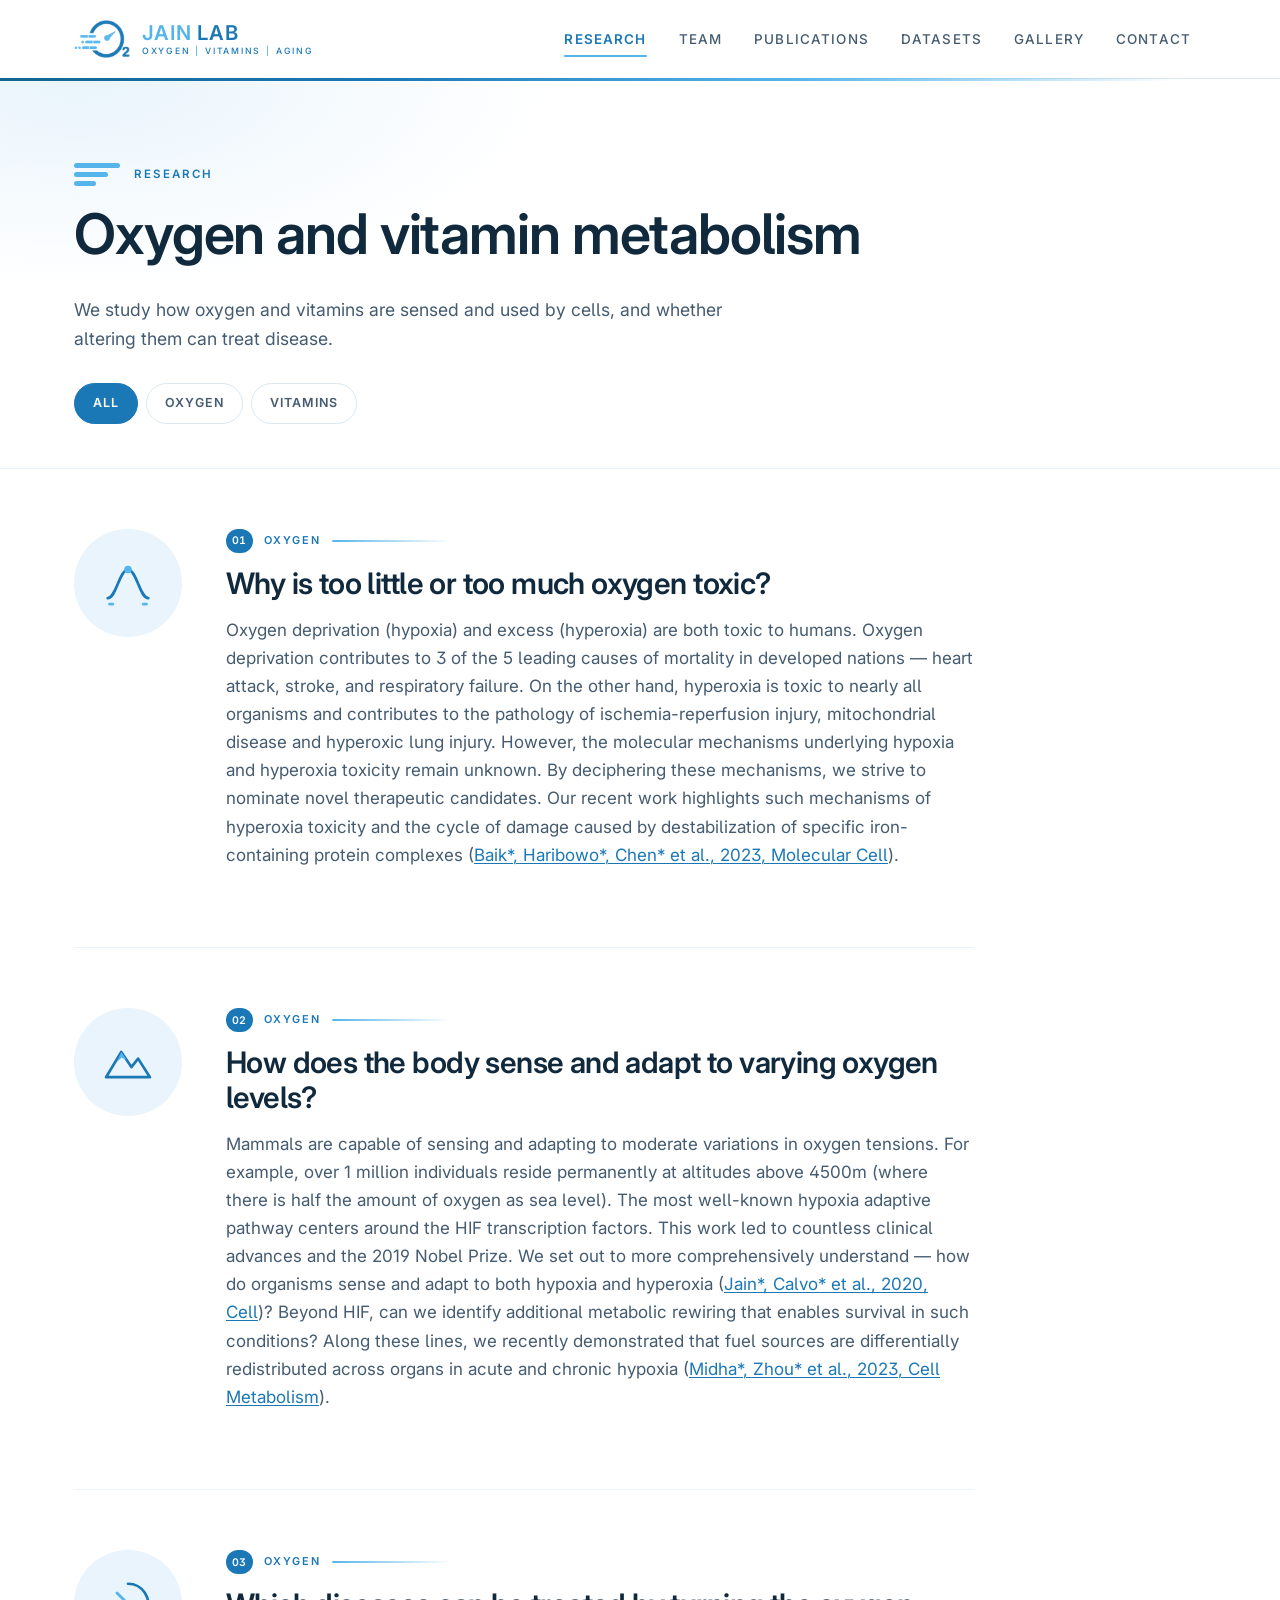
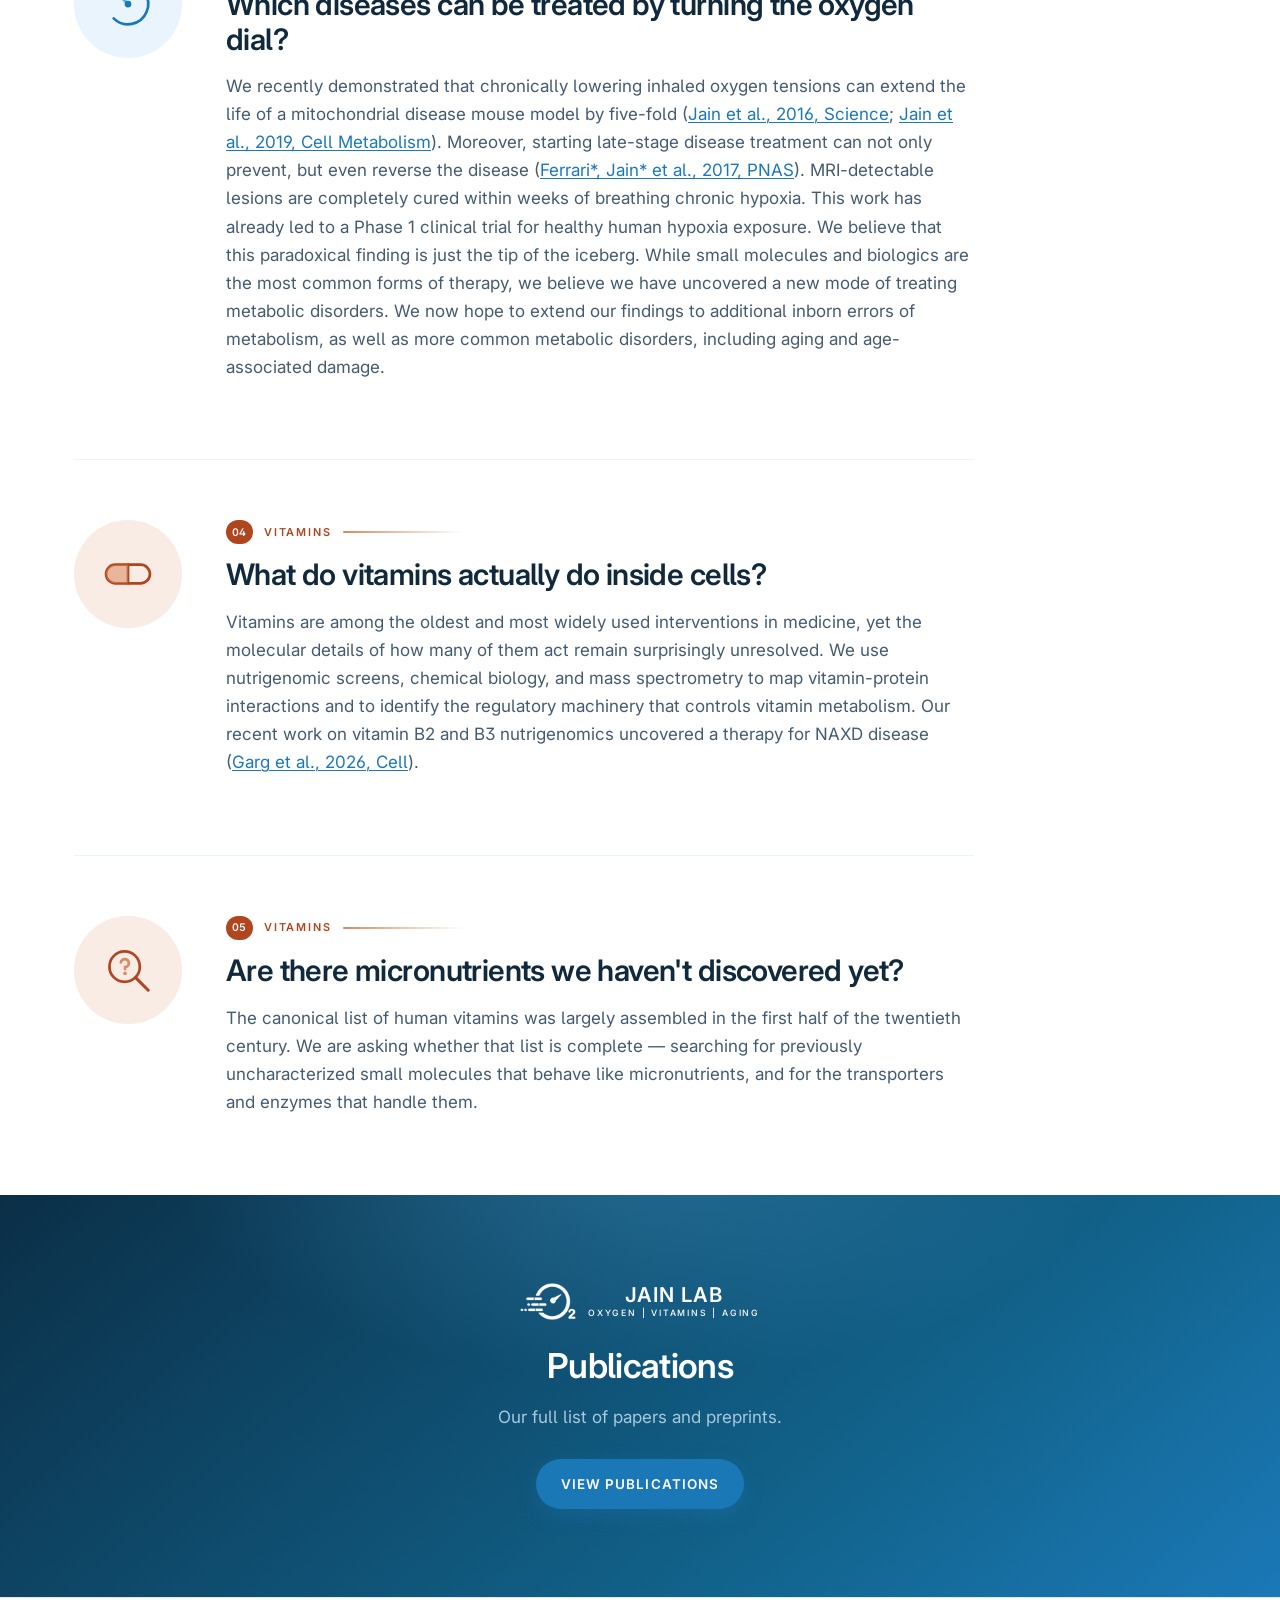
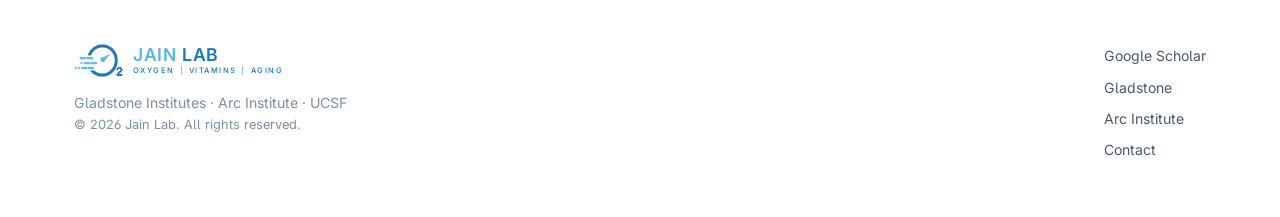
<file: research.html>
<!DOCTYPE html>
<html lang="en"><head>
<meta charset="utf-8">
<meta name="viewport" content="width=device-width, initial-scale=1">
<title>Research — Oxygen and Vitamin Metabolism | Isha Jain Lab</title>
<meta name="description" content="How the body senses and adapts to oxygen, why too little and too much are toxic, what vitamins do inside cells, and which diseases respond to changing them.">
<link rel="preconnect" href="https://fonts.googleapis.com">
<link rel="preconnect" href="https://fonts.gstatic.com" crossorigin="">
<link href="https://fonts.googleapis.com/css2?family=Inter:wght@400;500;600;700&amp;display=swap" rel="stylesheet">
<link rel="canonical" href="https://www.ishajainlab.com/research.html">
<meta property="og:type" content="website">
<meta property="og:site_name" content="Isha Jain Lab">
<meta property="og:locale" content="en_US">
<meta property="og:url" content="https://www.ishajainlab.com/research.html">
<meta property="og:title" content="Research — Oxygen and Vitamin Metabolism | Isha Jain Lab">
<meta property="og:description" content="How the body senses and adapts to oxygen, why too little and too much are toxic, what vitamins do inside cells, and which diseases respond to changing them.">
<meta property="og:image" content="https://www.ishajainlab.com/assets/og-image.png">
<meta property="og:image:width" content="1200">
<meta property="og:image:height" content="630">
<meta property="og:image:alt" content="Jain Lab — oxygen, vitamins, aging">
<meta name="twitter:card" content="summary_large_image">
<meta name="twitter:title" content="Research — Oxygen and Vitamin Metabolism | Isha Jain Lab">
<meta name="twitter:description" content="How the body senses and adapts to oxygen, why too little and too much are toxic, what vitamins do inside cells, and which diseases respond to changing them.">
<meta name="twitter:image" content="https://www.ishajainlab.com/assets/og-image.png">
<link rel="icon" type="image/png" href="assets/favicon.png">
<link rel="apple-touch-icon" href="assets/favicon.png">
<meta name="theme-color" content="#1b78b7">
<link rel="stylesheet" href="assets/style.css">
</head>
<body data-page="research"><!-- Content below was pre-rendered from data/*.js on 2026-09-12. Edit the data files, then re-run tools/prerender.js. --><a class="skip" href="#main">Skip to content</a>
      <header class="site-header">
        <div class="wrap bar">
          <a class="lockup" href="index.html"><img class="lk-mark" src="assets/logo-mark.png" alt="" aria-hidden="true">
            <span><span class="lk-name"><i>JAIN</i> LAB</span><span class="lk-tag">OXYGEN <span>|</span> VITAMINS <span>|</span> AGING</span></span></a>
          <button class="nav-toggle" aria-expanded="false" aria-controls="site-nav" aria-label="Menu">☰</button>
          <nav class="site-nav" id="site-nav"><a href="research.html" aria-current="page">Research</a><a href="team.html">Team</a><a href="publications.html">Publications</a><a href="datasets.html">Datasets</a><a href="gallery.html">Gallery</a><a href="contact.html">Contact</a></nav>
        </div>
      </header>
      
      
      
      
      
      
      
      
      
      

<main id="main">

  <div class="page-head" data-theme="All">
    <div class="wrap">
      <div class="kicker"><span class="speedlines" aria-hidden="true"><i></i><i></i><i></i></span>Research</div>
      <h1 id="research-headline">Oxygen and vitamin metabolism</h1>
      <p id="research-blurb">We study how oxygen and vitamins are sensed and used by cells, and whether altering them can treat disease.</p>
      <div class="themes" id="theme-tabs"><button class="chip" aria-pressed="true" data-theme="All">All</button><button class="chip" aria-pressed="false" data-theme="Oxygen">Oxygen</button><button class="chip" aria-pressed="false" data-theme="Vitamins">Vitamins</button></div>
    </div>
  </div>

  <div class="wrap">
    <div id="research-list">
        <article class="research-item" data-theme="Oxygen">
          <div class="fig"><img src="assets/figures/icon-toxicity.svg" alt="Curve peaking in the middle and falling at both ends" loading="lazy"></div>
          <div>
            <div class="num"><span>01</span>Oxygen</div>
            <h3>Why is too little or too much oxygen toxic?</h3>
            <p>Oxygen deprivation (hypoxia) and excess (hyperoxia) are both toxic to humans. Oxygen deprivation contributes to 3 of the 5 leading causes of mortality in developed nations — heart attack, stroke, and respiratory failure. On the other hand, hyperoxia is toxic to nearly all organisms and contributes to the pathology of ischemia-reperfusion injury, mitochondrial disease and hyperoxic lung injury. However, the molecular mechanisms underlying hypoxia and hyperoxia toxicity remain unknown. By deciphering these mechanisms, we strive to nominate novel therapeutic candidates. Our recent work highlights such mechanisms of hyperoxia toxicity and the cycle of damage caused by destabilization of specific iron-containing protein complexes (<a href="https://www.cell.com/molecular-cell/pdf/S1097-2765(23)00116-8.pdf">Baik*, Haribowo*, Chen* et al., 2023, Molecular Cell</a>).</p>
          </div>
        </article>
        <article class="research-item" data-theme="Oxygen">
          <div class="fig"><img src="assets/figures/icon-altitude.svg" alt="Mountain peak" loading="lazy"></div>
          <div>
            <div class="num"><span>02</span>Oxygen</div>
            <h3>How does the body sense and adapt to varying oxygen levels?</h3>
            <p>Mammals are capable of sensing and adapting to moderate variations in oxygen tensions. For example, over 1 million individuals reside permanently at altitudes above 4500m (where there is half the amount of oxygen as sea level). The most well-known hypoxia adaptive pathway centers around the HIF transcription factors. This work led to countless clinical advances and the 2019 Nobel Prize. We set out to more comprehensively understand — how do organisms sense and adapt to both hypoxia and hyperoxia (<a href="https://www.cell.com/cell/pdf/S0092-8674(20)30321-4.pdf">Jain*, Calvo* et al., 2020, Cell</a>)? Beyond HIF, can we identify additional metabolic rewiring that enables survival in such conditions? Along these lines, we recently demonstrated that fuel sources are differentially redistributed across organs in acute and chronic hypoxia (<a href="https://www.cell.com/cell-metabolism/pdfExtended/S1550-4131(23)00043-8">Midha*, Zhou* et al., 2023, Cell Metabolism</a>).</p>
          </div>
        </article>
        <article class="research-item" data-theme="Oxygen">
          <div class="fig"><img src="assets/figures/icon-dial.svg" alt="Dial with the needle turned down" loading="lazy"></div>
          <div>
            <div class="num"><span>03</span>Oxygen</div>
            <h3>Which diseases can be treated by turning the oxygen dial?</h3>
            <p>We recently demonstrated that chronically lowering inhaled oxygen tensions can extend the life of a mitochondrial disease mouse model by five-fold (<a href="https://www.science.org/doi/10.1126/science.aad9642">Jain et al., 2016, Science</a>; <a href="https://www.cell.com/cell-metabolism/pdf/S1550-4131(19)30379-1.pdf">Jain et al., 2019, Cell Metabolism</a>). Moreover, starting late-stage disease treatment can not only prevent, but even reverse the disease (<a href="https://www.pnas.org/doi/10.1073/pnas.1621511114">Ferrari*, Jain* et al., 2017, PNAS</a>). MRI-detectable lesions are completely cured within weeks of breathing chronic hypoxia. This work has already led to a Phase 1 clinical trial for healthy human hypoxia exposure. We believe that this paradoxical finding is just the tip of the iceberg. While small molecules and biologics are the most common forms of therapy, we believe we have uncovered a new mode of treating metabolic disorders. We now hope to extend our findings to additional inborn errors of metabolism, as well as more common metabolic disorders, including aging and age-associated damage.</p>
          </div>
        </article>
        <article class="research-item" data-theme="Vitamins">
          <div class="fig"><img src="assets/figures/icon-vitamin.svg" alt="Capsule" loading="lazy"></div>
          <div>
            <div class="num"><span>04</span>Vitamins</div>
            <h3>What do vitamins actually do inside cells?</h3>
            <p>Vitamins are among the oldest and most widely used interventions in medicine, yet the molecular details of how many of them act remain surprisingly unresolved. We use nutrigenomic screens, chemical biology, and mass spectrometry to map vitamin-protein interactions and to identify the regulatory machinery that controls vitamin metabolism. Our recent work on vitamin B2 and B3 nutrigenomics uncovered a therapy for NAXD disease (<a href="https://www.sciencedirect.com/science/article/pii/S0092867426001091">Garg et al., 2026, Cell</a>).</p>
          </div>
        </article>
        <article class="research-item" data-theme="Vitamins">
          <div class="fig"><img src="assets/figures/icon-discover.svg" alt="Magnifying glass over a question mark" loading="lazy"></div>
          <div>
            <div class="num"><span>05</span>Vitamins</div>
            <h3>Are there micronutrients we haven't discovered yet?</h3>
            <p>The canonical list of human vitamins was largely assembled in the first half of the twentieth century. We are asking whether that list is complete — searching for previously uncharacterized small molecules that behave like micronutrients, and for the transporters and enzymes that handle them.</p>
          </div>
        </article></div>
  </div>

  <section class="cta">
    <div class="wrap">
      <span class="lockup lockup--reverse"><img class="lk-mark" src="assets/logo-mark-white.png" alt="" aria-hidden="true">
            <span><span class="lk-name"><i>JAIN</i> LAB</span><span class="lk-tag">OXYGEN <span>|</span> VITAMINS <span>|</span> AGING</span></span></span>
      <h2>Publications</h2>
      <p>Our full list of papers and preprints.</p>
      <a class="btn btn-primary" href="publications.html">View publications</a>
    </div>
  </section>

</main>

<script src="data/site.js"></script>
<script src="data/research.js"></script>
<script src="assets/app.js"></script>



      

      

      

      

      

      <footer class="site-footer">
        <div class="wrap row">
          <div>
            <span class="lockup"><img class="lk-mark" src="assets/logo-mark.png" alt="" aria-hidden="true">
            <span><span class="lk-name"><i>JAIN</i> LAB</span><span class="lk-tag">OXYGEN <span>|</span> VITAMINS <span>|</span> AGING</span></span></span>
            <div>Gladstone Institutes · Arc Institute · UCSF</div>
            <div class="legal">© 2026 Jain Lab. All rights reserved.</div>
          </div>
          <nav><a href="https://scholar.google.com/citations?user=Yy1cKfMAAAAJ" target="_blank" rel="noopener">Google Scholar</a><a href="https://gladstone.org" target="_blank" rel="noopener">Gladstone</a><a href="https://arcinstitute.org" target="_blank" rel="noopener">Arc Institute</a><a href="contact.html">Contact</a></nav>
        </div>
      </footer></body></html>
</file>
<file: assets/style.css>
/* ============================================================
   JAIN LAB — STYLES
   Built to the JainLab brand family sheet.
   Type:   Inter — SemiBold (600) for headings, Medium (500) for
           labels and navigation, Regular (400) for body copy.
   Colour: the three brand values live in :root below. Change
           them there and the whole site re-themes.
   ============================================================ */

:root {
  /* ---- Brand ---- */
  --deep:       #1b78b7;   /* deep blue  */
  --sky:        #55b5eb;   /* sky blue   */
  --shadow:     #12658f;   /* shadow     */

  /* Tints derived from the brand blues */
  --deep-dk:    #0f5279;
  --pale:       #e9f4fc;
  --pale-2:     #f4fafd;
  --navy:       #0b2f47;   /* dark sections */

  /* ---- Research themes ----
     Oxygen work is blue (the brand). Vitamin work is burnt orange,
     so the two halves of the lab read apart at a glance. */
  --vit:        #b0461e;
  --vit-dk:     #8c3717;
  --vit-pale:   #f9ece5;

  /* ---- Neutrals ---- */
  --ink:        #10293c;
  --body:       #445b70;
  --muted:      #7891a6;
  --line:       #dbe8f2;
  --line-soft:  #eaf3f9;
  --bg:         #ffffff;
  --bg-soft:    #f5fafd;

  --radius:   14px;
  --radius-s: 9px;
  --shadow-1: 0 1px 2px rgba(16,41,60,.05), 0 8px 24px rgba(16,41,60,.06);
  --shadow-2: 0 2px 4px rgba(16,41,60,.06), 0 18px 48px rgba(16,41,60,.11);

  --maxw: 1180px;
  --nav-h: 78px;

  --sans: "Inter", -apple-system, BlinkMacSystemFont, "Segoe UI", Helvetica, Arial, sans-serif;
}

/* ---------- reset ---------- */
*, *::before, *::after { box-sizing: border-box; }
html { scroll-behavior: smooth; -webkit-text-size-adjust: 100%; }
body {
  margin: 0;
  font-family: var(--sans);
  font-size: 17px;
  line-height: 1.65;
  font-weight: 400;
  color: var(--body);
  background: var(--bg);
  -webkit-font-smoothing: antialiased;
  font-feature-settings: "cv05" 1, "ss01" 1;
}
img { max-width: 100%; display: block; }
a { color: var(--deep); text-decoration-thickness: 1px; text-underline-offset: 2px; }
a:hover { color: var(--shadow); }
h1, h2, h3, h4 { color: var(--ink); line-height: 1.16; margin: 0 0 .5em; font-weight: 600; letter-spacing: -.02em; }
h1 { font-size: clamp(2.1rem, 5vw, 3.5rem); }
h2 { font-size: clamp(1.55rem, 3vw, 2.15rem); }
h3 { font-size: 1.2rem; }
p { margin: 0 0 1.1em; }
button { font: inherit; }
strong, b { font-weight: 600; }

.wrap { max-width: var(--maxw); margin: 0 auto; padding: 0 24px; }

.skip { position: absolute; left: -9999px; top: 0; z-index: 200; background: var(--deep); color: #fff; padding: 12px 18px; }
.skip:focus { left: 0; }

/* ============================================================
   LOGO LOCKUP
   The wordmark is live text in Inter, exactly as specified on the
   brand sheet, so it stays razor sharp at every size. Scale the
   whole lockup by setting font-size on .lockup.
   ============================================================ */

.lockup { display: inline-flex; align-items: center; gap: .78em; text-decoration: none; line-height: 1; }
.lockup .lk-mark { height: 2.5em; width: auto; flex: none; }
.lockup .lk-name {
  font-size: 1.36em; font-weight: 600; letter-spacing: .045em;
  text-transform: uppercase; white-space: nowrap; color: var(--deep);
}
.lockup .lk-name i { font-style: normal; color: var(--sky); }
.lockup .lk-tag {
  display: block; margin-top: .42em;
  font-size: .58em; font-weight: 500; letter-spacing: .2em;
  text-transform: uppercase; color: var(--deep); white-space: nowrap;
}
.lockup .lk-tag span { color: var(--sky); margin: 0 .15em; }

/* stacked variant — mark above the wordmark */
.lockup--stacked { flex-direction: column; gap: .55em; text-align: center; }
.lockup--stacked .lk-mark { height: 4.2em; }

/* reversed — for dark backgrounds */
.lockup--reverse .lk-name,
.lockup--reverse .lk-name i,
.lockup--reverse .lk-tag,
.lockup--reverse .lk-tag span { color: #fff; }

/* ---------- speed-line motif (lifted from the logo) ---------- */
.speedlines { display: flex; flex-direction: column; gap: 4px; width: 46px; flex: none; }
.speedlines i { display: block; height: 5px; border-radius: 3px; background: var(--sky); }
.speedlines i:nth-child(1) { width: 100%; }
.speedlines i:nth-child(2) { width: 74%; }
.speedlines i:nth-child(3) { width: 48%; }
.speedlines--reverse i { background: rgba(255,255,255,.55); }

/* ---------- header ---------- */
.site-header {
  position: sticky; top: 0; z-index: 100;
  background: rgba(255,255,255,.92);
  backdrop-filter: saturate(180%) blur(14px);
  border-bottom: 1px solid var(--line);
}
.site-header::after {
  content: ""; position: absolute; left: 0; right: 0; bottom: -3px; height: 3px;
  background: linear-gradient(90deg, var(--shadow) 0%, var(--deep) 30%, var(--sky) 62%, transparent 92%);
}
.site-header .bar { height: var(--nav-h); display: flex; align-items: center; justify-content: space-between; gap: 24px; }
.site-header .lockup { font-size: 15px; }

.site-nav { display: flex; align-items: center; gap: 2px; }
.site-nav a {
  position: relative; padding: 10px 15px; border-radius: 8px;
  font-size: .84rem; font-weight: 500; letter-spacing: .085em; text-transform: uppercase;
  color: var(--body); text-decoration: none; white-space: nowrap;
  transition: background .15s, color .15s;
}
.site-nav a:hover { background: var(--pale); color: var(--deep); }
.site-nav a[aria-current="page"] { color: var(--deep); font-weight: 600; }
.site-nav a[aria-current="page"]::after {
  content: ""; position: absolute; left: 15px; right: 15px; bottom: 3px; height: 2px;
  border-radius: 2px; background: var(--sky);
}

.nav-toggle { display: none; background: none; border: 1px solid var(--line); border-radius: 8px; padding: 8px 11px; cursor: pointer; color: var(--deep); }

@media (max-width: 900px) {
  .nav-toggle { display: block; }
  .site-nav {
    position: absolute; top: var(--nav-h); left: 0; right: 0;
    flex-direction: column; align-items: stretch; gap: 2px;
    background: #fff; border-bottom: 1px solid var(--line);
    padding: 10px 16px 18px; box-shadow: var(--shadow-1);
  }
  .site-nav[hidden] { display: none; }
  .site-nav a { padding: 13px 14px; font-size: .9rem; }
  .site-nav a[aria-current="page"]::after { display: none; }
}

/* ---------- hero ----------
   The mountain painting is the background. A scrim keeps the text
   readable over it: near-solid on the left where the words sit,
   clearing to the right so the artwork comes through. */
.hero {
  position: relative; overflow: hidden; color: #e6f1f8;
  background: var(--navy);
  padding: clamp(76px, 11vw, 132px) 0 clamp(72px, 9vw, 112px);
  min-height: min(620px, 78vh);
  display: flex; align-items: center;
}
.hero-bg {
  position: absolute; inset: 0;
  background-size: cover; background-position: 62% center;
  transform: scale(1.02);
}
.hero-scrim {
  position: absolute; inset: 0;
  background:
    linear-gradient(96deg,
      rgba(9,32,50,.95) 0%,
      rgba(9,32,50,.90) 34%,
      rgba(10,38,58,.62) 58%,
      rgba(11,47,71,.30) 78%,
      rgba(11,47,71,.22) 100%),
    radial-gradient(760px 420px at 6% 92%, rgba(18,101,143,.55), transparent 70%),
    linear-gradient(180deg, rgba(9,32,50,.45) 0%, transparent 22%, transparent 72%, rgba(9,32,50,.55) 100%);
}
@media (max-width: 900px) {
  /* portrait screens crop the painting hard — darken further so text holds up */
  .hero-bg { background-position: 70% center; }
  .hero-scrim { background:
      linear-gradient(180deg, rgba(9,32,50,.90) 0%, rgba(9,32,50,.84) 55%, rgba(11,47,71,.78) 100%),
      radial-gradient(600px 340px at 10% 90%, rgba(18,101,143,.5), transparent 72%); }
}
/* the painting runs blue → orange, the same two colours the research
   uses, so the hero closes on a bar of both */
.hero .edge {
  position: absolute; left: 0; right: 0; bottom: 0; height: 4px; z-index: 3;
  background: linear-gradient(90deg, var(--shadow), var(--deep) 32%, var(--sky) 55%, #e08a3c 82%, var(--vit));
}
.hero > .wrap { position: relative; z-index: 2; width: 100%; }
.hero-copy { max-width: 640px; }

.hero .eyebrow {
  display: flex; align-items: center; gap: 14px; margin-bottom: 24px;
  font-size: .72rem; font-weight: 600; letter-spacing: .19em; text-transform: uppercase; color: var(--sky);
}
.hero h1 { color: #fff; max-width: 15ch; margin-bottom: .35em; letter-spacing: -.028em; }
.hero h1 em { font-style: normal; color: var(--sky); }
.hero p.lede { font-size: clamp(1.05rem, 1.6vw, 1.2rem); color: #bcd6e8; max-width: 58ch; margin-bottom: 34px; }
.hero .affil {
  margin-top: 42px; padding-top: 22px; border-top: 1px solid rgba(255,255,255,.18);
  display: flex; flex-wrap: wrap; gap: 10px 28px;
  font-size: .76rem; letter-spacing: .13em; text-transform: uppercase; color: #8fb4cd; font-weight: 500;
}

/* ---------- buttons ---------- */
.btn {
  display: inline-flex; align-items: center; gap: 9px;
  padding: 13px 24px; border-radius: 999px;
  font-size: .84rem; font-weight: 600; letter-spacing: .075em; text-transform: uppercase;
  text-decoration: none; border: 1px solid transparent; cursor: pointer;
  transition: transform .14s, background .15s, border-color .15s, box-shadow .15s;
}
.btn:hover { transform: translateY(-2px); }
.btn-primary { background: var(--deep); color: #fff; box-shadow: 0 6px 20px rgba(27,120,183,.32); }
.btn-primary:hover { background: var(--shadow); color: #fff; }
.btn-ghost { border-color: rgba(255,255,255,.34); color: #fff; }
.btn-ghost:hover { background: rgba(255,255,255,.11); border-color: var(--sky); color: #fff; }
.btn-row { display: flex; flex-wrap: wrap; gap: 12px; }

/* ---------- page header ---------- */
.page-head {
  position: relative; overflow: hidden;
  padding: clamp(52px, 7vw, 84px) 0 clamp(28px, 4vw, 44px);
  border-bottom: 1px solid var(--line-soft);
  transition: background .45s ease;
}
/* soft wash of the active theme's colour behind the heading */
.page-head::before {
  content: ""; position: absolute; inset: 0; pointer-events: none;
  background: radial-gradient(680px 300px at 6% 0%, var(--accent-pale, var(--pale)), transparent 70%);
  transition: opacity .45s ease;
}
.page-head > .wrap { position: relative; z-index: 1; }
.page-head .kicker {
  display: flex; align-items: center; gap: 14px; margin-bottom: 16px;
  font-size: .72rem; font-weight: 600; letter-spacing: .19em; text-transform: uppercase;
  color: var(--accent, var(--deep)); transition: color .35s;
}
.page-head .kicker .speedlines i { background: var(--accent-soft, var(--sky)); transition: background .35s; }
.page-head h1 { transition: color .35s; }
.page-head p { font-size: 1.1rem; max-width: 62ch; color: var(--body); margin: 0; }

/* ---------- sections ---------- */
section.block { padding: clamp(52px, 7vw, 90px) 0; }
section.block.soft { background: var(--bg-soft); border-block: 1px solid var(--line-soft); }
.section-head { display: flex; align-items: baseline; justify-content: space-between; gap: 20px; margin-bottom: 34px; flex-wrap: wrap; }
.section-head h2 { margin: 0; }
.section-head a {
  font-size: .78rem; font-weight: 600; letter-spacing: .1em; text-transform: uppercase; text-decoration: none;
}
.section-head a::after { content: " →"; }

/* ---------- chips / filters ---------- */
.themes { display: flex; gap: 8px; flex-wrap: wrap; margin: 30px 0 0; }

/* labelled filter rows on the publications page */
.filter-row { display: flex; align-items: center; gap: 14px; margin-top: 14px; flex-wrap: wrap; }
.filter-row .themes { margin: 0; }
.filter-row .filter-label {
  min-width: 46px; font-size: .68rem; font-weight: 600; letter-spacing: .16em;
  text-transform: uppercase; color: var(--muted);
}
@media (max-width: 560px) {
  .filter-row { align-items: flex-start; flex-direction: column; gap: 8px; }
}
.chip {
  padding: 9px 18px; border-radius: 999px; border: 1px solid var(--line); background: #fff;
  color: var(--body); font-size: .78rem; font-weight: 600; letter-spacing: .08em; text-transform: uppercase;
  cursor: pointer; transition: all .15s;
}
.chip:hover { border-color: var(--sky); color: var(--deep); }
.chip[aria-pressed="true"] { background: var(--deep); border-color: var(--deep); color: #fff; }

/* Vitamins reads burnt orange wherever it appears as a filter */
.chip[data-theme="Vitamins"]:hover,
.chip[data-topic="Vitamins"]:hover { border-color: var(--vit); color: var(--vit); }
.chip[data-theme="Vitamins"][aria-pressed="true"],
.chip[data-topic="Vitamins"][aria-pressed="true"] { background: var(--vit); border-color: var(--vit); color: #fff; }

/* ---------- research ---------- */
/* Icon sits in a narrow column beside the text. */
.research-item {
  display: grid; grid-template-columns: 108px 1fr; gap: clamp(24px, 4vw, 44px);
  align-items: start; padding: clamp(36px, 5vw, 60px) 0; border-bottom: 1px solid var(--line-soft);
  max-width: 900px;
}
.research-item:last-child { border-bottom: none; }
.research-item.no-image { grid-template-columns: 1fr; }
/* ---- theme accent: every item inherits its own --accent ---- */
[data-theme] { --accent: var(--deep); --accent-dk: var(--shadow); --accent-pale: var(--pale); --accent-soft: var(--sky); }
[data-theme="Vitamins"] { --accent: var(--vit); --accent-dk: var(--vit-dk); --accent-pale: var(--vit-pale); --accent-soft: #d98a5f; }

.research-item .num {
  display: flex; align-items: center; gap: 11px; margin-bottom: 13px;
  font-size: .68rem; font-weight: 600; color: var(--accent);
  letter-spacing: .17em; text-transform: uppercase; font-variant-numeric: tabular-nums;
}
.research-item .num span {
  display: grid; place-items: center; min-width: 24px; height: 24px; padding: 0 6px;
  border-radius: 999px; background: var(--accent); color: #fff;
  font-size: .66rem; letter-spacing: .04em;
}
.research-item .num::after {
  content: ""; flex: 1; height: 2px; border-radius: 2px; max-width: 120px;
  background: linear-gradient(90deg, var(--accent-soft), transparent);
}
.research-item h3 { font-size: clamp(1.35rem, 2.4vw, 1.85rem); margin-bottom: .55em; }
.research-item .fig {
  position: relative; width: 108px; height: 108px; border-radius: 50%;
  background: var(--accent-pale); display: grid; place-items: center;
  transition: transform .25s, box-shadow .25s;
}
.research-item .fig::after {                 /* ring that blooms on hover */
  content: ""; position: absolute; inset: -7px; border-radius: 50%;
  border: 2px solid var(--accent); opacity: 0; transform: scale(.9);
  transition: opacity .3s, transform .3s;
}
.research-item:hover .fig { transform: translateY(-3px); }
.research-item:hover .fig::after { opacity: .38; transform: scale(1); }
.research-item .fig img { width: 54px; height: 54px; position: relative; z-index: 1; }
.research-item h3 { transition: color .2s; }
.research-item:hover h3 { color: var(--accent-dk); }
@media (max-width: 700px) {
  .research-item { grid-template-columns: 1fr; gap: 18px; }
  .research-item .fig { width: 72px; height: 72px; }
  .research-item .fig img { width: 38px; height: 38px; }
}

/* ---------- team ---------- */
.team-group { padding: clamp(38px, 5vw, 58px) 0 0; }
.team-group > h2 {
  display: flex; align-items: center; gap: 14px;
  font-size: .76rem; font-weight: 600; letter-spacing: .17em; text-transform: uppercase; color: var(--deep);
  padding-bottom: 14px; border-bottom: 1px solid var(--line); margin-bottom: 32px;
}
.team-group > h2 .count {
  font-size: .72rem; color: var(--muted); font-weight: 500; letter-spacing: .06em;
  background: var(--pale); padding: 2px 9px; border-radius: 999px;
}
/* One person per row: photo left, name and bio beside it.
   Bios are always visible — nothing to click. The text column is
   capped so lines stay a comfortable reading length. */
.people { display: grid; gap: 0; grid-template-columns: 1fr; }

.person {
  display: grid; grid-template-columns: 150px minmax(0, 1fr); gap: 26px;
  align-items: start; text-align: left;
  padding: 26px 0; border-bottom: 1px solid var(--line-soft);
  max-width: 900px;
}
.person:last-child { border-bottom: none; }
.person .ph {
  width: 150px; aspect-ratio: 4/5; border-radius: var(--radius-s);
  background: var(--pale); overflow: hidden;
}
.person .ph img { width: 100%; height: 100%; object-fit: cover; }
.person .ph.empty { display: flex; align-items: center; justify-content: center; font-size: 2.1rem; font-weight: 600; color: var(--deep); opacity: .45; }
.person .nm { font-weight: 600; color: var(--ink); font-size: 1.02rem; letter-spacing: -.015em; margin: 0; }
.person .rl { font-size: .84rem; color: var(--deep); font-weight: 500; margin-top: 3px; }
.person .rl .pr { color: var(--muted); font-weight: 400; }
/* Justified, with hyphenation switched on. In a column this narrow,
   justifying without hyphens opens up big gaps between words. */
.person .bio {
  font-size: .885rem; line-height: 1.62; margin: 10px 0 0; color: var(--body);
  text-align: justify; text-justify: inter-word;
  -webkit-hyphens: auto; hyphens: auto;
}
.person .tags { display: flex; flex-wrap: wrap; gap: 5px; margin-top: 9px; }

@media (max-width: 560px) {
  .person { grid-template-columns: 104px minmax(0, 1fr); gap: 16px; padding: 22px 0; }
  .person .ph { width: 104px; }
  /* too narrow to justify cleanly on a phone — fall back to ragged right */
  .person .bio { text-align: left; }
}
.tag {
  font-size: .655rem; font-weight: 600; letter-spacing: .07em; text-transform: uppercase;
  background: var(--pale); color: var(--deep); padding: 3px 9px; border-radius: 999px;
}

.pi-card {
  position: relative; overflow: hidden;
  display: grid; grid-template-columns: 226px 1fr; gap: clamp(28px, 4vw, 48px);
  align-items: start; background: var(--bg-soft);
  border: 1px solid var(--line); border-radius: var(--radius); padding: clamp(24px, 3vw, 36px);
}
.pi-card::before { content: ""; position: absolute; left: 0; top: 0; bottom: 0; width: 4px; background: linear-gradient(180deg, var(--sky), var(--deep)); }
.pi-card img { border-radius: var(--radius-s); width: 100%; }
.pi-card .nm { font-size: 1.6rem; font-weight: 600; color: var(--ink); letter-spacing: -.024em; }
.pi-card .rl { color: var(--deep); font-weight: 600; font-size: .84rem; letter-spacing: .08em; text-transform: uppercase; margin: 6px 0 16px; }
.pi-card p {
  font-size: .97rem; margin-bottom: 0;
  text-align: justify; text-justify: inter-word;
  -webkit-hyphens: auto; hyphens: auto;
}
@media (max-width: 720px) { .pi-card { grid-template-columns: 1fr; } .pi-card img { max-width: 226px; } }

.alumni-list { border-top: 1px solid var(--line); }
.alum { display: grid; grid-template-columns: 1.1fr 1fr 1fr; gap: 20px; padding: 20px 4px; border-bottom: 1px solid var(--line-soft); align-items: baseline; }
.alum .nm { font-weight: 600; color: var(--ink); }
.alum .rl { font-size: .9rem; }
.alum .dt { font-size: .82rem; color: var(--muted); font-variant-numeric: tabular-nums; }
.alum .nw { font-size: .9rem; }
.alum .nw span { color: var(--sky); font-size: .68rem; display: block; text-transform: uppercase; letter-spacing: .12em; font-weight: 600; margin-bottom: 2px; }
@media (max-width: 760px) { .alum { grid-template-columns: 1fr; gap: 4px; } }

/* ---------- publications ---------- */
.pub-controls { display: flex; gap: 12px; flex-wrap: wrap; align-items: center; }
.search { flex: 1 1 260px; min-width: 220px; padding: 12px 18px; border: 1px solid var(--line); border-radius: 999px; font-size: .95rem; font-family: var(--sans); color: var(--ink); background: #fff; }
.search:focus { outline: 2px solid var(--sky); outline-offset: 1px; border-color: transparent; }
.result-count { font-size: .76rem; color: var(--muted); margin: 20px 0 6px; letter-spacing: .1em; text-transform: uppercase; font-weight: 500; }

.pub-year {
  display: flex; align-items: center; gap: 16px;
  font-size: 1.15rem; color: var(--deep); font-weight: 600; letter-spacing: .04em;
  padding: 32px 0 12px; margin-bottom: 0; font-variant-numeric: tabular-nums;
}
.pub-year::after { content: ""; flex: 1; height: 2px; background: linear-gradient(90deg, var(--sky), var(--line) 55%, transparent); }

.pub {
  position: relative; padding: 22px 0 22px 16px; border-bottom: 1px solid var(--line-soft);
  display: grid; grid-template-columns: 1fr auto; gap: 18px; align-items: start;
}
/* a slim colour tick marks which side of the lab a paper came from */
.pub::before {
  content: ""; position: absolute; left: 0; top: 24px; width: 3px; height: 22px;
  border-radius: 2px; background: var(--accent, var(--deep)); opacity: .55;
  transition: height .22s, opacity .22s;
}
.pub:hover::before { height: calc(100% - 40px); opacity: 1; }
.pub .t { font-size: 1.04rem; font-weight: 600; color: var(--ink); letter-spacing: -.014em; text-decoration: none; display: inline-block; margin-bottom: 6px; line-height: 1.36; }
.pub .t:hover { color: var(--accent-dk, var(--shadow)); }
.pub .a { font-size: .86rem; color: var(--muted); line-height: 1.55; margin-bottom: 8px; }
.pub .j { font-size: .89rem; color: var(--body); }
.pub .j em { font-style: normal; font-weight: 600; color: var(--ink); }
.pub .extras { display: flex; flex-wrap: wrap; gap: 6px 14px; margin-top: 10px; font-size: .82rem; }
.pub .extras a { text-decoration: none; }
.pub .extras a::before { content: "↗ "; opacity: .5; }
.pub .side { display: flex; flex-direction: column; gap: 6px; align-items: flex-end; }
.pill { font-size: .655rem; font-weight: 600; letter-spacing: .09em; text-transform: uppercase; padding: 4px 10px; border-radius: 999px; white-space: nowrap; }
.pill.preprint { background: var(--bg-soft); color: var(--muted); box-shadow: inset 0 0 0 1px var(--line); }
.pill.review { background: transparent; color: var(--accent, var(--deep)); box-shadow: inset 0 0 0 1px var(--accent-soft, var(--sky)); }
.pill.featured { background: var(--accent, var(--deep)); color: #fff; }
@media (max-width: 620px) { .pub { grid-template-columns: 1fr; } .pub .side { flex-direction: row; } }

/* ---------- feature cards ---------- */
.feature-grid { display: grid; gap: 20px; grid-template-columns: repeat(auto-fit, minmax(290px, 1fr)); }
.feature {
  position: relative; border: 1px solid var(--line); border-radius: var(--radius); padding: 26px 24px;
  background: #fff; text-decoration: none; display: flex; flex-direction: column; overflow: hidden;
  transition: transform .18s, box-shadow .18s, border-color .18s;
}
.feature::before {
  content: ""; position: absolute; left: 0; top: 0; bottom: 0; width: 3px;
  background: linear-gradient(180deg, var(--accent-soft, var(--sky)), var(--accent, var(--deep)));
  transform: scaleY(0); transform-origin: top; transition: transform .24s;
}
.feature:hover { transform: translateY(-4px); box-shadow: var(--shadow-2); border-color: var(--accent-soft, var(--sky)); }
.feature:hover::before { transform: scaleY(1); }
.feature .yr {
  display: inline-block; font-size: .66rem; font-weight: 600; letter-spacing: .14em;
  text-transform: uppercase; color: var(--accent, var(--deep)); margin-bottom: 12px;
}
/* theme-tagged teasers get a filled label so the two halves read apart */
.feature[data-theme] .yr {
  background: var(--accent-pale); padding: 4px 10px; border-radius: 999px;
}
.feature .t { font-size: 1.02rem; font-weight: 600; color: var(--ink); line-height: 1.38; margin-bottom: 10px; letter-spacing: -.012em; }
.feature .j { font-size: .84rem; color: var(--muted); margin-top: auto; }

/* ---------- datasets ---------- */
.dataset {
  position: relative; overflow: hidden;
  border: 1px solid var(--line); border-radius: var(--radius);
  padding: clamp(24px, 3vw, 34px); margin-bottom: 26px; max-width: 900px;
  background: #fff; transition: box-shadow .2s, border-color .2s;
}
.dataset::before {                 /* theme spine, same device as the PI card */
  content: ""; position: absolute; left: 0; top: 0; bottom: 0; width: 4px;
  background: linear-gradient(180deg, var(--accent-soft, var(--sky)), var(--accent, var(--deep)));
}
.dataset:hover { box-shadow: var(--shadow-2); border-color: var(--accent-soft, var(--sky)); }

.ds-head { display: flex; align-items: flex-start; justify-content: space-between; gap: 20px; flex-wrap: wrap; }
.ds-title { font-size: clamp(1.25rem, 2.2vw, 1.6rem); margin: 0 0 6px; letter-spacing: -.02em; }
.ds-title a { color: var(--ink); text-decoration: none; }
.ds-title a:hover { color: var(--accent-dk, var(--shadow)); }
.ds-meta { font-size: .78rem; font-weight: 500; letter-spacing: .09em; text-transform: uppercase; color: var(--muted); }
.ds-open { flex: none; }

.ds-summary { margin: 18px 0 0; font-size: .95rem; max-width: 68ch; }
.ds-facts { margin-top: 16px; }

.ds-tools { margin-top: 20px; padding-top: 18px; border-top: 1px solid var(--line-soft); }
.ds-tools-label {
  display: block; font-size: .66rem; font-weight: 600; letter-spacing: .16em;
  text-transform: uppercase; color: var(--muted); margin-bottom: 10px;
}
.ds-tools ul { list-style: none; margin: 0; padding: 0; display: flex; flex-wrap: wrap; gap: 8px 22px; }
.ds-tools li { position: relative; padding-left: 16px; font-size: .89rem; }
.ds-tools li::before {
  content: ""; position: absolute; left: 0; top: .55em;
  width: 6px; height: 6px; border-radius: 50%; background: var(--accent, var(--deep));
}

.ds-paper { margin: 18px 0 0; font-size: .89rem; }
.ds-link {
  display: inline-block; margin-top: 18px; font-size: .8rem; color: var(--muted);
  text-decoration: none; font-variant-numeric: tabular-nums; word-break: break-all;
}
.ds-link::before { content: "↗ "; }
.ds-link:hover { color: var(--accent, var(--deep)); }

@media (max-width: 620px) { .ds-open { width: 100%; justify-content: center; } }

/* ---------- gallery ---------- */
.gallery { columns: 4 260px; column-gap: 14px; }
.gallery figure { margin: 0 0 14px; break-inside: avoid; }
.gallery img {
  width: 100%; height: auto; border-radius: var(--radius-s); cursor: zoom-in;
  background: var(--pale);
  transition: transform .22s, box-shadow .22s, outline-color .22s;
  outline: 2px solid transparent; outline-offset: 2px;
}
.gallery img:hover { transform: scale(1.015); box-shadow: var(--shadow-2); outline-color: var(--sky); }
/* Lightbox: click a photo, then use ← and → to move through the set. */
dialog.lightbox {
  border: none; background: transparent; padding: 0;
  width: 100vw; max-width: 100vw; height: 100vh; max-height: 100vh;
  display: grid; grid-template-columns: auto 1fr auto; align-items: center; gap: 12px;
  overflow: hidden;
}
dialog.lightbox:not([open]) { display: none; }
dialog.lightbox::backdrop { background: rgba(11,47,71,.94); }

.lb-stage { margin: 0; display: flex; flex-direction: column; align-items: center; gap: 14px; justify-self: center; }
.lb-stage img {
  max-width: min(1200px, 82vw); max-height: 80vh; width: auto; height: auto;
  border-radius: var(--radius-s); box-shadow: 0 20px 60px rgba(0,0,0,.45);
}
.lb-cap {
  font-size: .8rem; letter-spacing: .1em; text-transform: uppercase;
  color: #b9d8ee; font-weight: 500; font-variant-numeric: tabular-nums;
}

.lb-nav, .lb-close {
  border: none; cursor: pointer; color: #fff; background: rgba(255,255,255,.10);
  border-radius: 50%; display: grid; place-items: center; line-height: 1;
  transition: background .15s, transform .15s;
}
.lb-nav { width: 56px; height: 56px; font-size: 2rem; margin: 0 18px; }
.lb-nav:hover { background: var(--deep); transform: scale(1.06); }
.lb-close { position: absolute; top: 20px; right: 24px; width: 42px; height: 42px; font-size: 1rem; }
.lb-close:hover { background: var(--deep); }
.lb-nav:focus-visible, .lb-close:focus-visible { outline: 2px solid var(--sky); outline-offset: 3px; }

@media (max-width: 700px) {
  .lb-nav { width: 44px; height: 44px; font-size: 1.6rem; margin: 0 6px; }
  .lb-stage img { max-width: 88vw; }
}

/* ---------- contact ---------- */
.contact-grid { display: grid; grid-template-columns: 1.25fr 1fr; gap: clamp(32px, 5vw, 64px); align-items: start; }
@media (max-width: 820px) { .contact-grid { grid-template-columns: 1fr; } }
.card { border: 1px solid var(--line); border-radius: var(--radius); padding: 28px; background: var(--bg-soft); }
.card h3 { font-size: .72rem; letter-spacing: .17em; text-transform: uppercase; color: var(--deep); margin-bottom: 16px; font-weight: 600; }
.card address { font-style: normal; line-height: 1.8; }
.steps { list-style: none; padding: 0; margin: 0; counter-reset: s; }
.steps li { counter-increment: s; position: relative; padding-left: 44px; margin-bottom: 20px; font-size: .96rem; }
.steps li::before {
  content: counter(s); position: absolute; left: 0; top: -1px;
  width: 28px; height: 28px; border-radius: 50%; background: var(--deep); color: #fff;
  display: grid; place-items: center; font-size: .78rem; font-weight: 600;
}
.email-big { display: inline-block; font-size: 1.1rem; font-weight: 600; color: var(--ink); text-decoration: none; border-bottom: 2px solid var(--sky); padding-bottom: 2px; }
.email-big:hover { color: var(--deep); }

/* ---------- CTA ---------- */
.cta {
  position: relative; overflow: hidden; text-align: center; color: #d6e8f4;
  background: linear-gradient(140deg, var(--navy), var(--shadow) 70%, var(--deep));
  padding: clamp(56px, 7vw, 88px) 0;
}
.cta::before {
  content: ""; position: absolute; inset: 0;
  background: radial-gradient(700px 340px at 50% -12%, rgba(85,181,235,.3), transparent 68%);
}
.cta > .wrap { position: relative; z-index: 1; }
.cta .lockup { font-size: 15px; margin-bottom: 26px; }
.cta h2 { color: #fff; }
.cta p { max-width: 54ch; margin: 0 auto 28px; color: #a8c8de; }

/* ---------- footer ---------- */
.site-footer { border-top: 1px solid var(--line); padding: 46px 0 56px; font-size: .88rem; color: var(--muted); }
.site-footer .row { display: flex; justify-content: space-between; gap: 28px; flex-wrap: wrap; }
.site-footer .lockup { font-size: 13px; margin-bottom: 14px; }
.site-footer a { color: var(--body); text-decoration: none; }
.site-footer a:hover { color: var(--deep); }
.site-footer nav { display: flex; flex-direction: column; gap: 8px; }
.site-footer .legal { font-size: .8rem; }

/* ---------- utilities ---------- */
.hidden { display: none !important; }
.empty-note { padding: 40px; text-align: center; color: var(--muted); border: 1px dashed var(--line); border-radius: var(--radius); font-size: .95rem; }

/* scroll reveal */
.reveal { opacity: 0; transform: translateY(14px); transition: opacity .5s ease, transform .5s ease; }
.reveal.in { opacity: 1; transform: none; }

@media (prefers-reduced-motion: reduce) {
  *, *::before, *::after { animation: none !important; transition: none !important; scroll-behavior: auto !important; }
  .reveal { opacity: 1; transform: none; }
}
</file>
